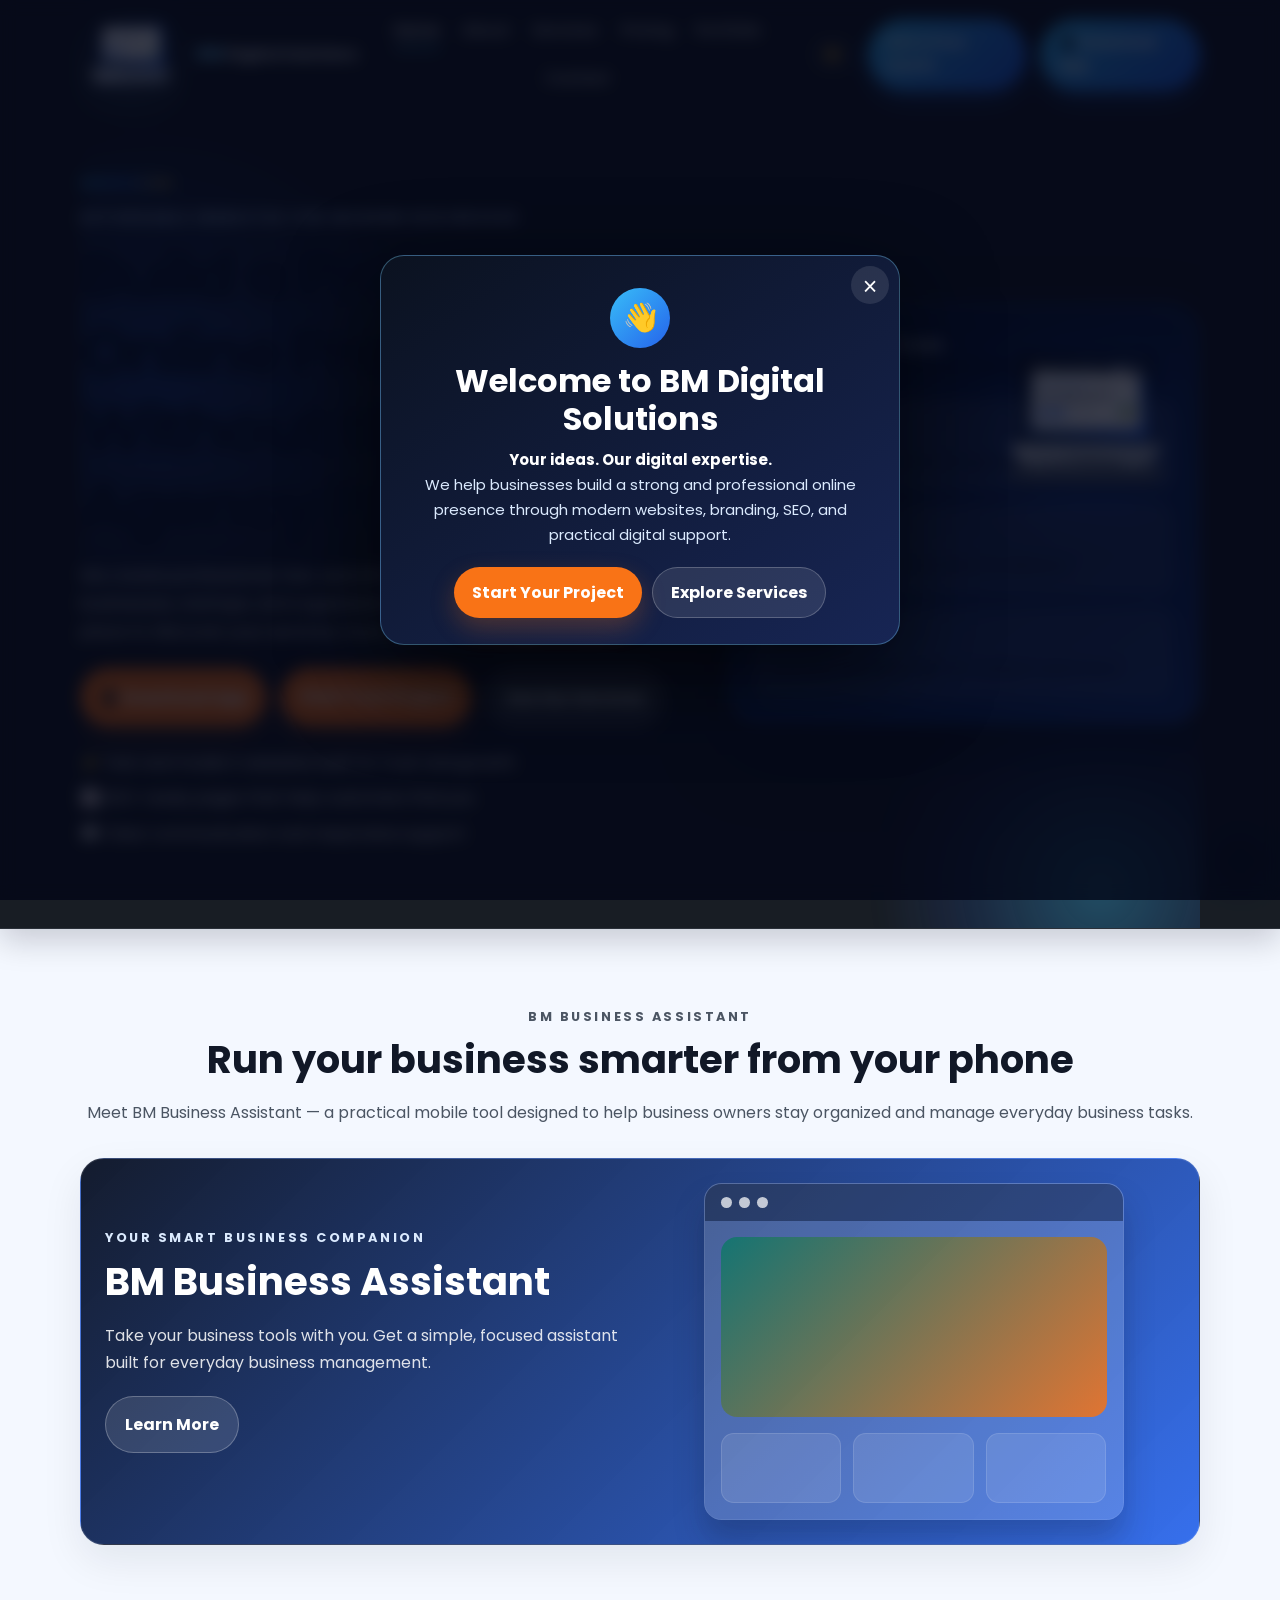
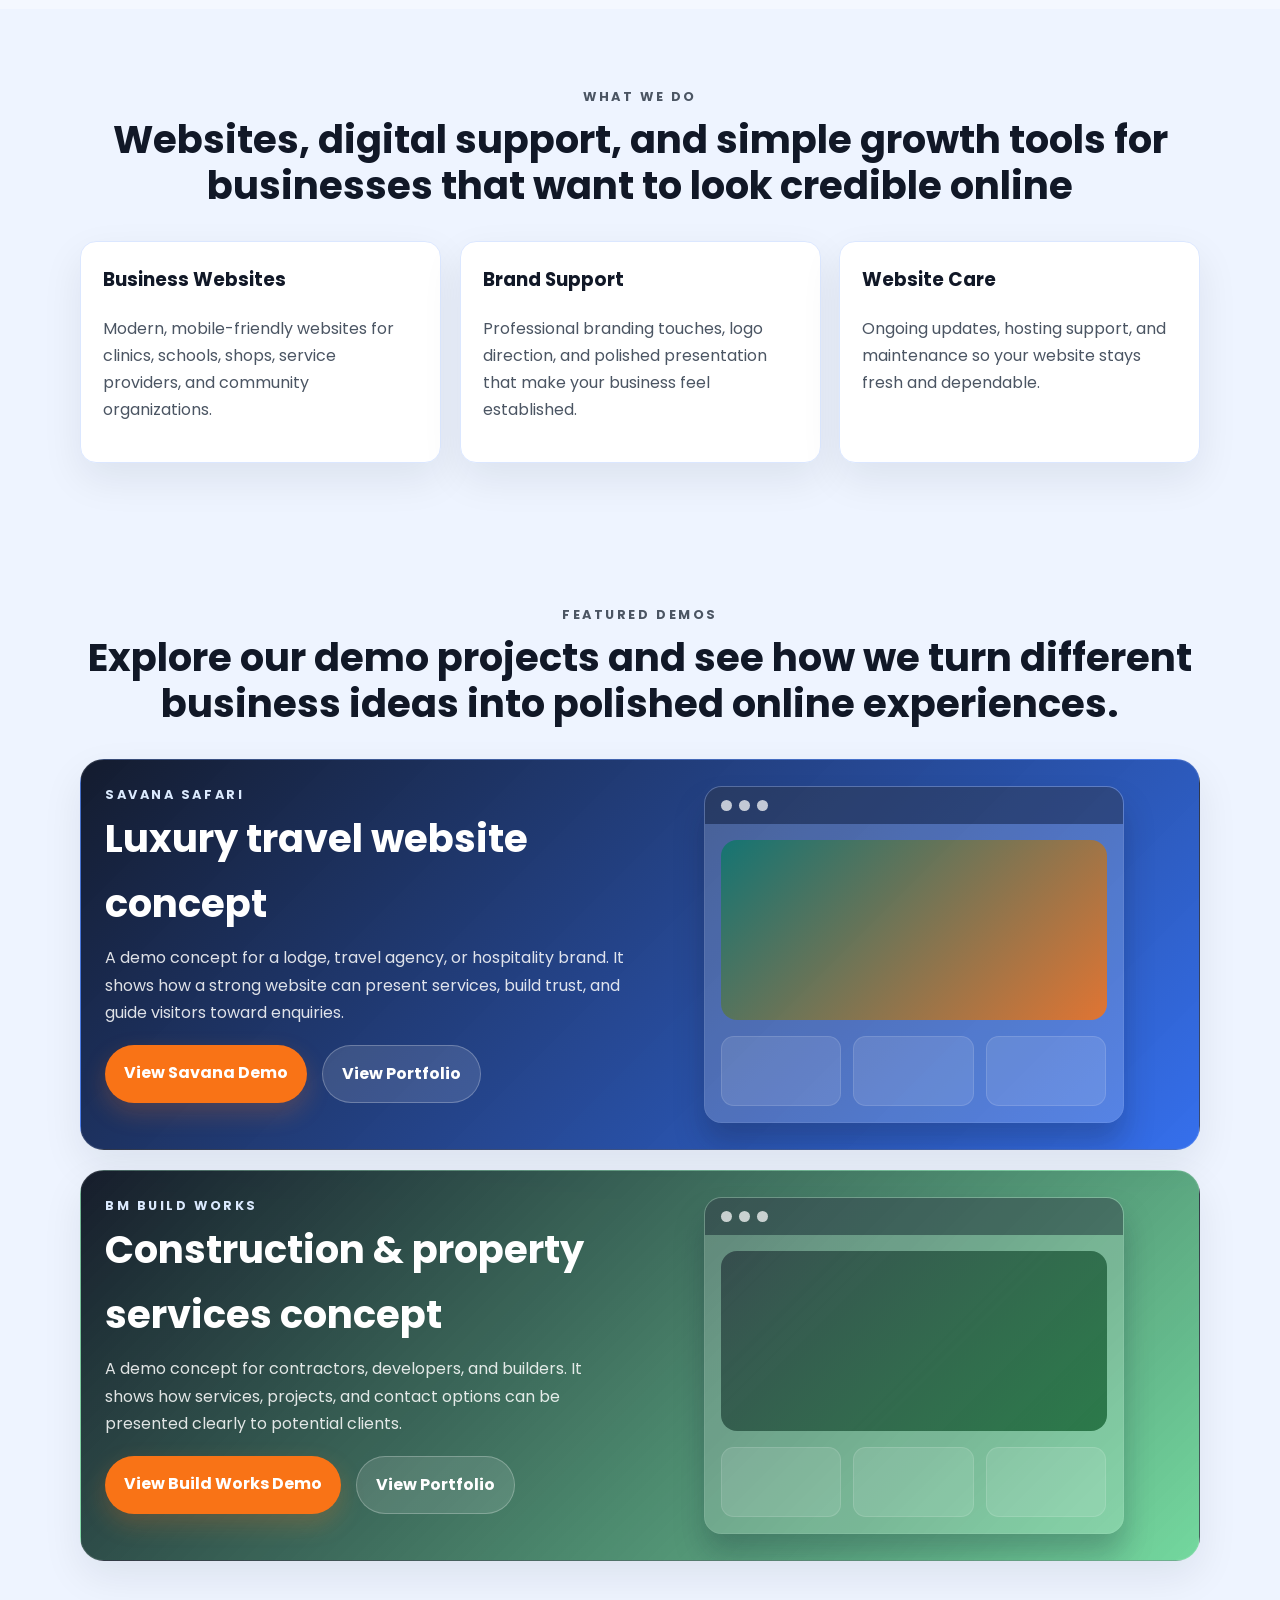
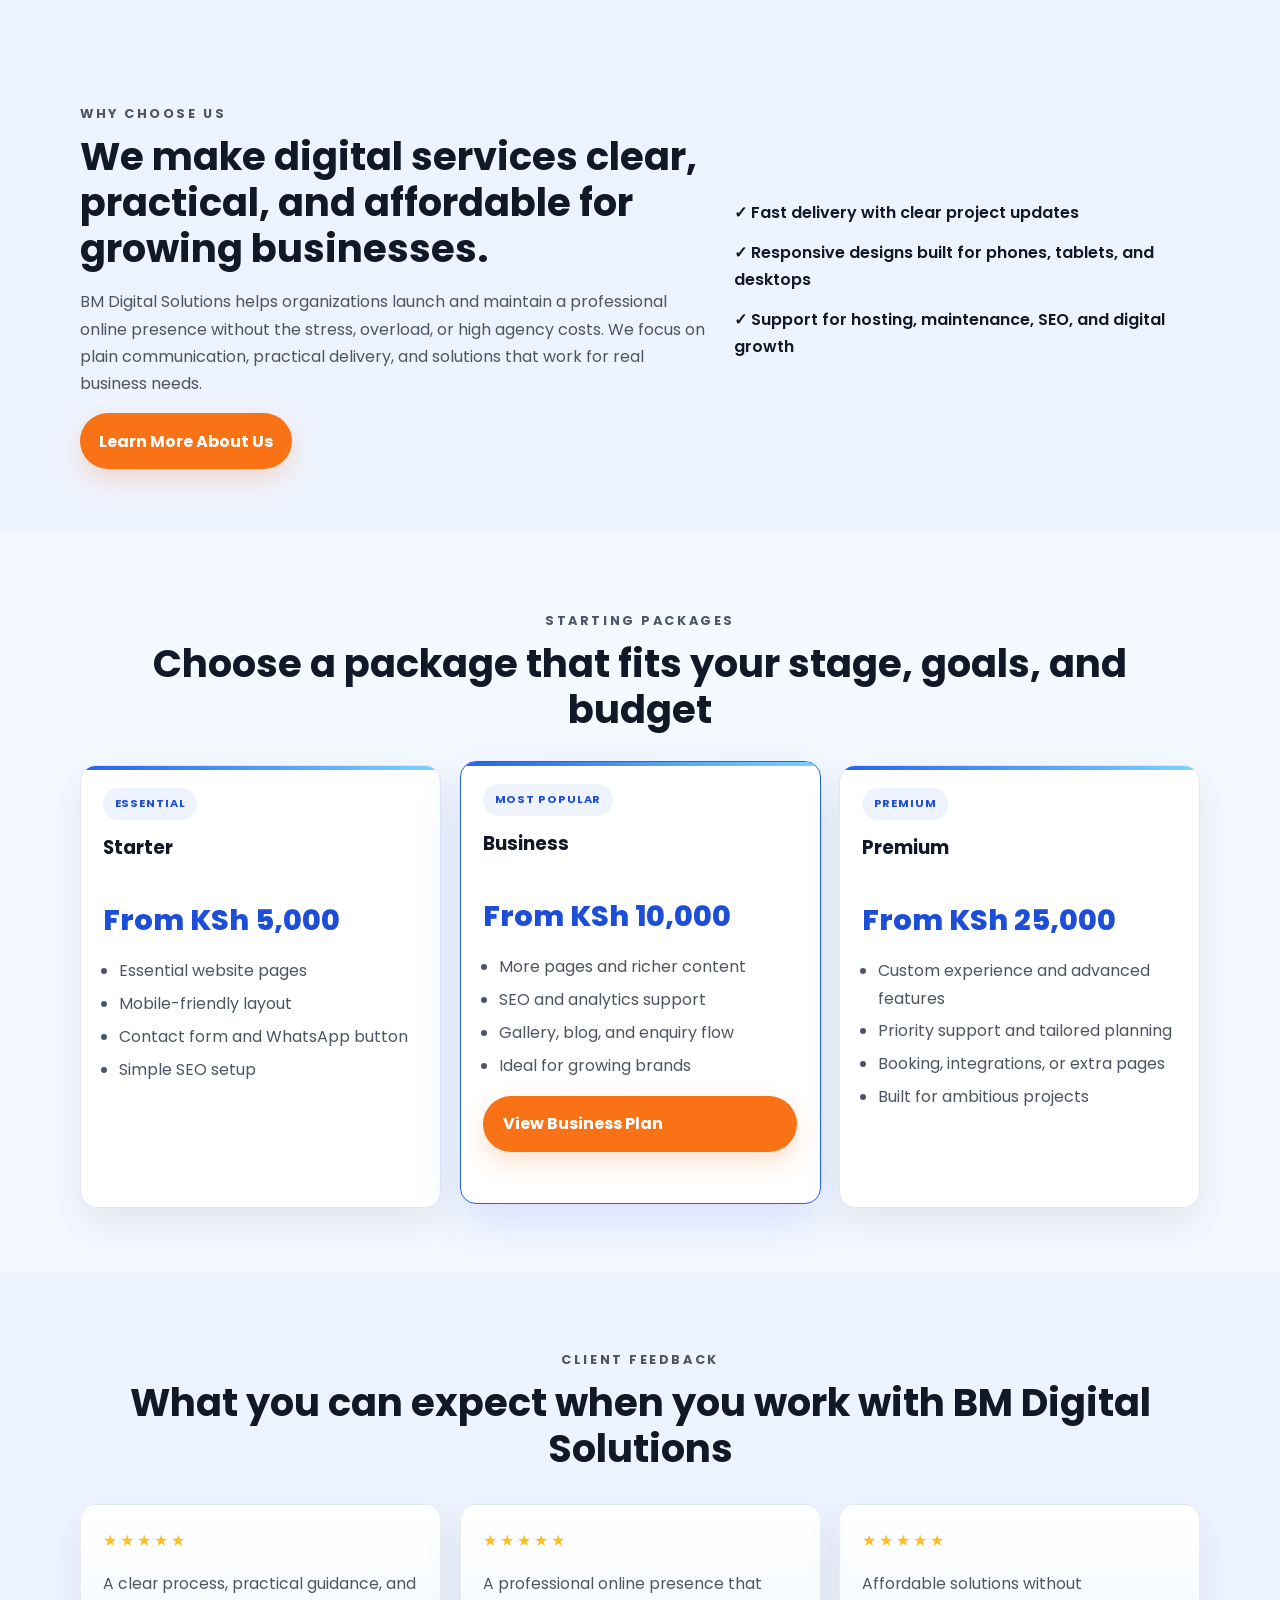
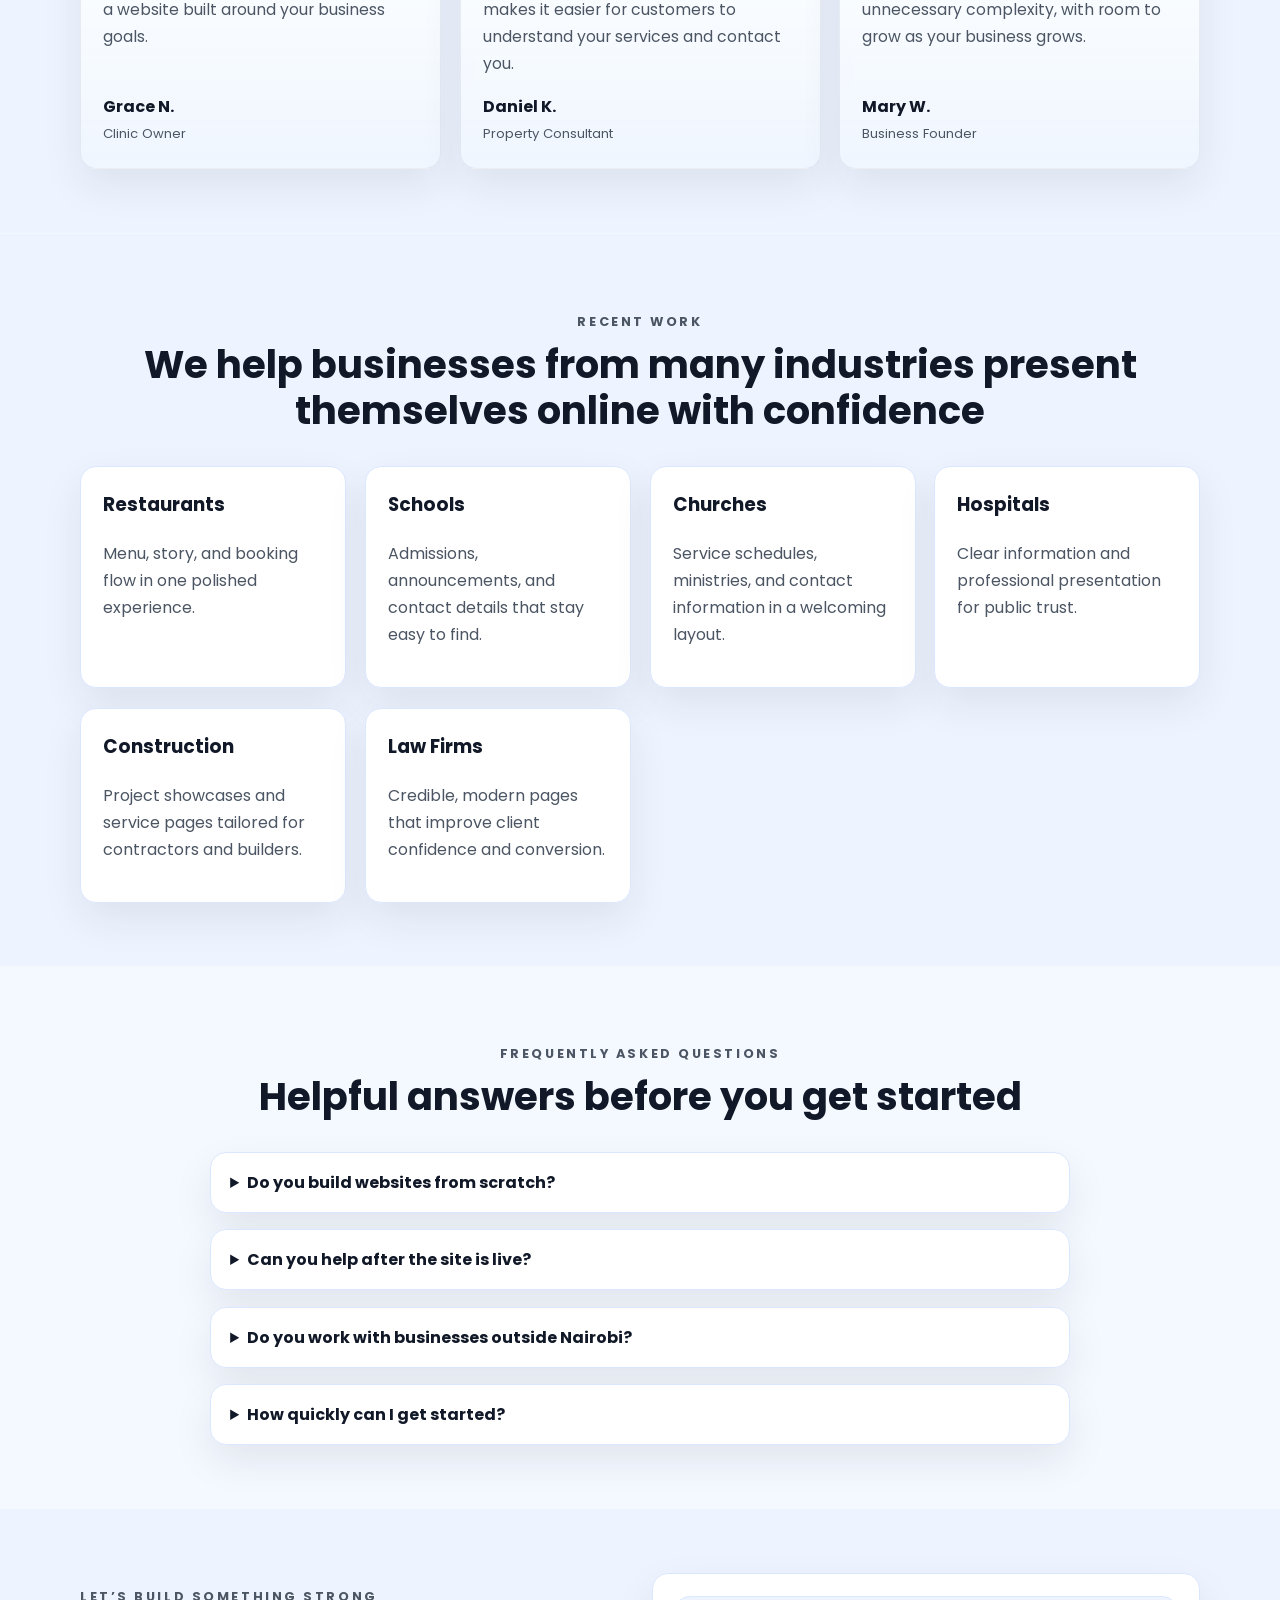
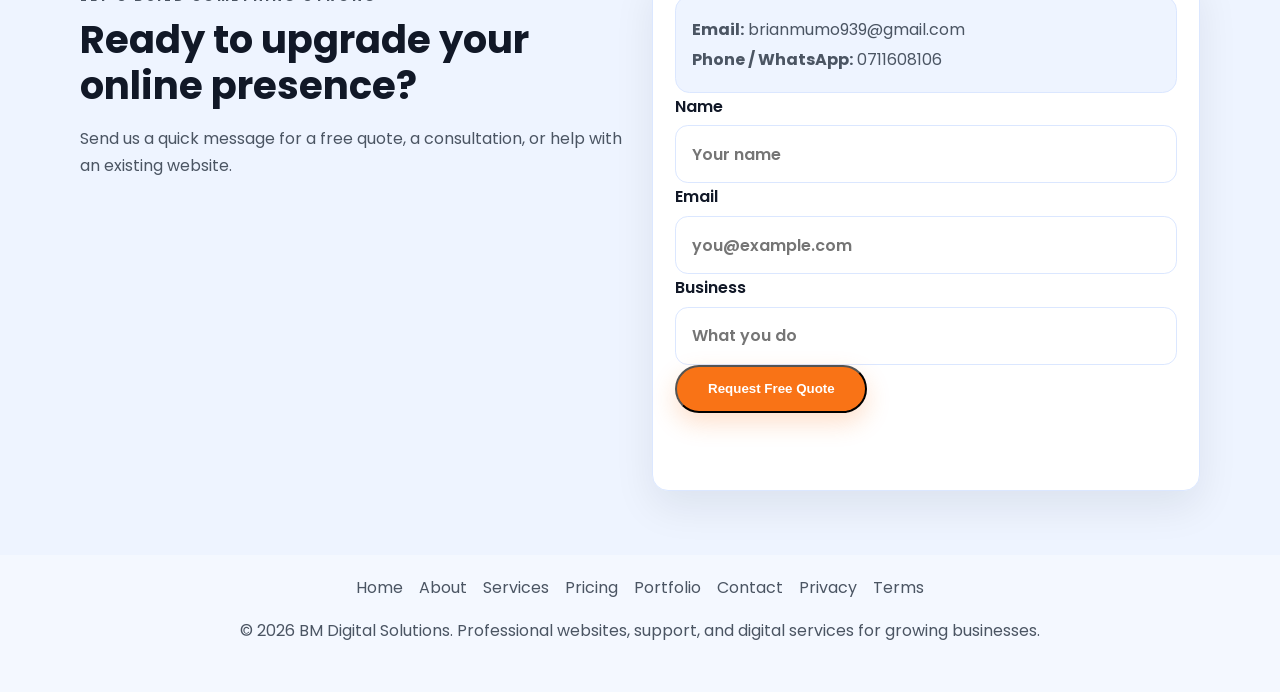
<file: index.html>
<!DOCTYPE html>
<html lang="en">
  <head>
    <meta charset="UTF-8" />
    <meta name="viewport" content="width=device-width, initial-scale=1.0" />
    <meta name="description" content="BM Digital Solutions creates affordable, professional websites and digital support services for businesses in Kenya and beyond." />
    <meta name="keywords" content="website design, website development, SEO, business websites, digital solutions, Kenya" />
    <meta property="og:title" content="BM Digital Solutions | Affordable Websites & Digital Solutions" />
    <meta property="og:description" content="Professional websites, branding, SEO, hosting, and digital support for growing businesses." />
    <meta property="og:type" content="website" />
    <title>BM Digital Solutions | Affordable Websites & Digital Solutions</title>
    <link rel="preconnect" href="https://fonts.googleapis.com" />
    <link rel="preconnect" href="https://fonts.gstatic.com" crossorigin />
    <link href="https://fonts.googleapis.com/css2?family=Poppins:wght@400;500;600;700;800&display=swap" rel="stylesheet" />
    <link rel="stylesheet" href="styles.css" />
    <!-- Google tag (gtag.js) -->
    <script async src="https://www.googletagmanager.com/gtag/js?id=G-LF1W4YRLGX"></script>
    <script>
      window.dataLayer = window.dataLayer || [];
      function gtag(){dataLayer.push(arguments);}
      gtag('js', new Date());
      gtag('config', 'G-LF1W4YRLGX');
    </script>
    <link rel="icon" href="images/favicon.svg" type="image/svg+xml" />
    <link rel="icon" href="images/favicon-32.png" sizes="32x32" />
    <meta property="og:image" content="https://femoh-cpu.github.io/BM-Digital-solutions/images/social-preview.svg" />
    <link rel="image_src" href="images/social-preview.svg" />
    <link rel="canonical" href="https://femoh-cpu.github.io/BM-Digital-solutions/" />
    <meta name="author" content="BM Digital Solutions" />
    <meta property="og:title" content="BM Digital Solutions | Affordable Websites & Digital Solutions" />
    <meta property="og:description" content="Affordable professional websites, SEO, hosting and digital support for small businesses." />
    <meta property="og:type" content="website" />
    <meta property="og:url" content="https://femoh-cpu.github.io/BM-Digital-solutions/" />
    <meta property="og:image" content="https://femoh-cpu.github.io/BM-Digital-solutions/images/social-preview.svg" />
    <meta name="twitter:card" content="summary_large_image" />
    <meta name="twitter:title" content="BM Digital Solutions | Affordable Websites & Digital Solutions" />
    <meta name="twitter:description" content="Affordable professional websites, SEO, hosting and digital support for small businesses." />
    <meta name="theme-color" content="#2563EB" />
    <script type="application/ld+json">
      {
        "@context": "https://schema.org",
        "@type": "Organization",
        "name": "BM Digital Solutions",
        "url": "https://femoh-cpu.github.io/BM-Digital-solutions/",
        "logo": "https://femoh-cpu.github.io/BM-Digital-solutions/images/logo.svg",
        "contactPoint": [{
          "@type": "ContactPoint",
          "telephone": "+254711608106",
          "contactType": "customer service"
        }]
      }
    </script>
  </head>
  <body>
    <div class="loading-screen" aria-hidden="true">
      <div class="spinner"></div>
    </div>

    <header class="site-header">
      <div class="container nav-bar">
        <a class="brand" href="index.html" aria-label="BM Digital Solutions home">
          <img class="brand-logo" src="images/logo.svg" alt="BM Digital Solutions laptop logo" />
          <span class="brand-text">BM Digital Solutions</span>
        </a>
        <nav class="nav-links" aria-label="Primary navigation">
          <a href="index.html">Home</a>
          <a href="about.html">About</a>
          <a href="services.html">Services</a>
          <a href="pricing.html">Pricing</a>
          <a href="portfolio.html">Portfolio</a>
          <a href="contact.html">Contact</a>
        </nav>
        <button class="theme-toggle" type="button" aria-label="Toggle dark mode">☀️</button>
      </div>

      <div class="container hero" id="top">
        <div class="hero-copy">
          <p class="eyebrow">Affordable websites for modern businesses</p>
          <h1>Build a Professional Online Presence Without the Agency Price Tag</h1>
          <p class="hero-text">
            We create professional, fast, and affordable websites for small businesses, startups, and organizations. Give your customers a clear place to discover your services, trust your brand, and get in touch.
          </p>
          <div class="hero-actions">
            <a class="btn btn-primary" href="contact.html">Start Your Project</a>
            <a class="btn btn-secondary" href="services.html">See Our Services</a>
          </div>
          <ul class="hero-list">
            <li>⚡ Fast and modern websites built for trust and growth</li>
            <li>📈 SEO-ready pages that help customers find you</li>
            <li>💬 Clear communication and responsive support</li>
          </ul>
        </div>

        <div class="hero-card" aria-label="Business growth highlights">
          <h2>Why business owners choose us</h2>
          <div class="stat-grid">
            <div>
              <strong>Affordable</strong>
              <span>Professional solutions for growing businesses</span>
            </div>
            <div>
              <strong>Clear</strong>
              <span>Communication from start to delivery</span>
            </div>
            <div>
              <strong>Mobile</strong>
              <span>Friendly websites built for today&#39;s customers</span>
            </div>
          </div>
        </div>
      </div>
    </header>

    <main>
      <section class="section">
        <div class="container">
          <div class="section-heading">
            <p class="eyebrow">BM Business Assistant</p>
            <h2>Run your business smarter from your phone</h2>
            <p>Meet BM Business Assistant — a practical mobile tool designed to help business owners stay organized and manage everyday business tasks.</p>
          </div>
          <div class="showcase-banner">
            <div class="showcase-copy">
              <p class="eyebrow">Your smart business companion</p>
              <h3>BM Business Assistant</h3>
              <p>Take your business tools with you. Get a simple, focused assistant built for everyday business management.</p>
              <div class="hero-actions">
                <a class="btn btn-secondary" href="services.html">Learn More</a>
              </div>
            </div>
            <div class="showcase-preview" aria-hidden="true">
              <div class="mini-browser-panel">
                <div class="mini-browser-toolbar"><span></span><span></span><span></span></div>
                <div class="mini-browser-body">
                  <div class="mini-banner"></div>
                  <div class="mini-cards">
                    <span></span>
                    <span></span>
                    <span></span>
                  </div>
                </div>
              </div>
            </div>
          </div>
        </div>
      </section>

      <section class="section section-alt">
        <div class="container">
          <div class="section-heading">
            <p class="eyebrow">What we do</p>
            <h2>Websites, digital support, and simple growth tools for businesses that want to look credible online</h2>
          </div>
          <div class="card-grid">
            <article class="info-card">
              <h3>Business Websites</h3>
              <p>Modern, mobile-friendly websites for clinics, schools, shops, service providers, and community organizations.</p>
            </article>
            <article class="info-card">
              <h3>Brand Support</h3>
              <p>Professional branding touches, logo direction, and polished presentation that make your business feel established.</p>
            </article>
            <article class="info-card">
              <h3>Website Care</h3>
              <p>Ongoing updates, hosting support, and maintenance so your website stays fresh and dependable.</p>
            </article>
          </div>
        </div>
      </section>

      <section class="section section-alt">
        <div class="container">
          <div class="section-heading">
            <p class="eyebrow">Featured demos</p>
            <h2>Explore our demo projects and see how we turn different business ideas into polished online experiences.</h2>
          </div>
          <div class="showcase-banner">
            <div class="showcase-copy">
              <p class="eyebrow">Savana Safari</p>
              <h3>Luxury travel website concept</h3>
              <p>A demo concept for a lodge, travel agency, or hospitality brand. It shows how a strong website can present services, build trust, and guide visitors toward enquiries.</p>
              <div class="hero-actions">
                <a class="btn btn-primary" href="savana-demo.html">View Savana Demo</a>
                <a class="btn btn-secondary" href="portfolio.html">View Portfolio</a>
              </div>
            </div>
            <div class="showcase-preview" aria-hidden="true">
              <div class="mini-browser-panel">
                <div class="mini-browser-toolbar"><span></span><span></span><span></span></div>
                <div class="mini-browser-body">
                  <div class="mini-banner"></div>
                  <div class="mini-cards">
                    <span></span>
                    <span></span>
                    <span></span>
                  </div>
                </div>
              </div>
            </div>
          </div>

          <div class="showcase-banner showcase-banner-alt">
            <div class="showcase-copy">
              <p class="eyebrow">BM Build Works</p>
              <h3>Construction & property services concept</h3>
              <p>A demo concept for contractors, developers, and builders. It shows how services, projects, and contact options can be presented clearly to potential clients.</p>
              <div class="hero-actions">
                <a class="btn btn-primary" href="bm-build-works-demo.html">View Build Works Demo</a>
                <a class="btn btn-secondary" href="portfolio.html">View Portfolio</a>
              </div>
            </div>
            <div class="showcase-preview" aria-hidden="true">
              <div class="mini-browser-panel">
                <div class="mini-browser-toolbar"><span></span><span></span><span></span></div>
                <div class="mini-browser-body">
                  <div class="mini-banner mini-banner-buildworks"></div>
                  <div class="mini-cards">
                    <span></span>
                    <span></span>
                    <span></span>
                  </div>
                </div>
              </div>
            </div>
          </div>
        </div>
      </section>

      <section class="section section-alt">
        <div class="container split-section">
          <div>
            <p class="eyebrow">Why choose us</p>
            <h2>We make digital services clear, practical, and affordable for growing businesses.</h2>
            <p>
              BM Digital Solutions helps organizations launch and maintain a professional online presence without the stress, overload, or high agency costs. We focus on plain communication, practical delivery, and solutions that work for real business needs.
            </p>
            <a class="btn btn-primary" href="about.html">Learn More About Us</a>
          </div>
          <div class="check-list">
            <div>✓ Fast delivery with clear project updates</div>
            <div>✓ Responsive designs built for phones, tablets, and desktops</div>
            <div>✓ Support for hosting, maintenance, SEO, and digital growth</div>
          </div>
        </div>
      </section>

      <section class="section">
        <div class="container">
          <div class="section-heading">
            <p class="eyebrow">Starting packages</p>
            <h2>Choose a package that fits your stage, goals, and budget</h2>
          </div>

          <div class="pricing-grid">
            <article class="pricing-card">
              <span class="package-tag">Essential</span>
              <h3>Starter</h3>
              <p class="price">From KSh 5,000</p>
              <ul>
                <li>Essential website pages</li>
                <li>Mobile-friendly layout</li>
                <li>Contact form and WhatsApp button</li>
                <li>Simple SEO setup</li>
              </ul>
              <a class="btn btn-secondary" href="pricing.html">View Starter Plan</a>
            </article>

            <article class="pricing-card featured">
              <span class="package-tag">Most popular</span>
              <h3>Business</h3>
              <p class="price">From KSh 10,000</p>
              <ul>
                <li>More pages and richer content</li>
                <li>SEO and analytics support</li>
                <li>Gallery, blog, and enquiry flow</li>
                <li>Ideal for growing brands</li>
              </ul>
              <a class="btn btn-primary" href="pricing.html">View Business Plan</a>
            </article>

            <article class="pricing-card">
              <span class="package-tag">Premium</span>
              <h3>Premium</h3>
              <p class="price">From KSh 25,000</p>
              <ul>
                <li>Custom experience and advanced features</li>
                <li>Priority support and tailored planning</li>
                <li>Booking, integrations, or extra pages</li>
                <li>Built for ambitious projects</li>
              </ul>
              <a class="btn btn-secondary" href="pricing.html">View Premium Plan</a>
            </article>
          </div>
        </div>
      </section>

      <section class="section section-alt">
        <div class="container">
          <div class="section-heading">
            <p class="eyebrow">Client feedback</p>
            <h2>What you can expect when you work with BM Digital Solutions</h2>
          </div>

          <div class="testimonial-grid">
            <article class="testimonial-card">
              <div class="testimonial-stars" aria-label="5 stars">★★★★★</div>
              <p>A clear process, practical guidance, and a website built around your business goals.</p>
              <div class="client-meta">
                <strong>Grace N.</strong>
                <span>Clinic Owner</span>
              </div>
            </article>

            <article class="testimonial-card">
              <div class="testimonial-stars" aria-label="5 stars">★★★★★</div>
              <p>A professional online presence that makes it easier for customers to understand your services and contact you.</p>
              <div class="client-meta">
                <strong>Daniel K.</strong>
                <span>Property Consultant</span>
              </div>
            </article>

            <article class="testimonial-card">
              <div class="testimonial-stars" aria-label="5 stars">★★★★★</div>
              <p>Affordable solutions without unnecessary complexity, with room to grow as your business grows.</p>
              <div class="client-meta">
                <strong>Mary W.</strong>
                <span>Business Founder</span>
              </div>
            </article>
          </div>
        </div>
      </section>

      <section class="section section-alt">
        <div class="container">
          <div class="section-heading">
            <p class="eyebrow">Recent work</p>
            <h2>We help businesses from many industries present themselves online with confidence</h2>
          </div>
          <div class="card-grid">
            <article class="info-card"><h3>Restaurants</h3><p>Menu, story, and booking flow in one polished experience.</p></article>
            <article class="info-card"><h3>Schools</h3><p>Admissions, announcements, and contact details that stay easy to find.</p></article>
            <article class="info-card"><h3>Churches</h3><p>Service schedules, ministries, and contact information in a welcoming layout.</p></article>
            <article class="info-card"><h3>Hospitals</h3><p>Clear information and professional presentation for public trust.</p></article>
            <article class="info-card"><h3>Construction</h3><p>Project showcases and service pages tailored for contractors and builders.</p></article>
            <article class="info-card"><h3>Law Firms</h3><p>Credible, modern pages that improve client confidence and conversion.</p></article>
          </div>
        </div>
      </section>

      <section class="section">
        <div class="container">
          <div class="section-heading">
            <p class="eyebrow">Frequently asked questions</p>
            <h2>Helpful answers before you get started</h2>
          </div>
          <div class="faq-list">
            <details class="faq-item">
              <summary>Do you build websites from scratch?</summary>
              <p>Yes. We can create a brand-new website or redesign an existing one to make it cleaner, faster, and easier to manage.</p>
            </details>
            <details class="faq-item">
              <summary>Can you help after the site is live?</summary>
              <p>Absolutely. We offer ongoing support for updates, maintenance, hosting guidance, and simple digital improvements.</p>
            </details>
            <details class="faq-item">
              <summary>Do you work with businesses outside Nairobi?</summary>
              <p>Yes. We support clients across Kenya and can work remotely for projects of many sizes.</p>
            </details>
            <details class="faq-item">
              <summary>How quickly can I get started?</summary>
              <p>We usually begin with a short consultation and then outline the best package based on your needs and timeline.</p>
            </details>
          </div>
        </div>
      </section>

      <section class="section section-alt">
        <div class="container contact-wrap">
          <div>
            <p class="eyebrow">Let’s build something strong</p>
            <h2>Ready to upgrade your online presence?</h2>
            <p>Send us a quick message for a free quote, a consultation, or help with an existing website.</p>
          </div>

          <form class="contact-form" id="lead-form" action="https://formspree.io/f/mwlepazd" method="POST" data-remote="true">
            <div class="contact-detail-box">
              <p><strong>Email:</strong> brianmumo939@gmail.com</p>
              <p><strong>Phone / WhatsApp:</strong> 0711608106</p>
            </div>
            <label>
              Name
              <input type="text" name="name" placeholder="Your name" required />
            </label>
            <label>
              Email
              <input type="email" name="email" placeholder="you@example.com" required />
            </label>
            <label>
              Business
              <input type="text" name="business" placeholder="What you do" required />
            </label>
            <button class="btn btn-primary" type="submit">Request Free Quote</button>
            <p class="form-message" id="form-message" aria-live="polite"></p>
            <noscript>
              <p>Please enable JavaScript or contact us directly at <a href="mailto:brianmumo939@gmail.com?subject=Website%20Quote%20Request&body=Hello%20BM%20Digital%20Solutions%2C%0A%0AI%20would%20like%20a%20quote%20for%20a%20website%20project.%0A%0AMy%20business%20name%3A%0AContact%20email%3A%0AContact%20phone%3A%0AProject%20details%3A">brianmumo939@gmail.com</a>.</p>
            </noscript>
          </form>
        </div>
      </section>
    </main>

    <footer class="site-footer">
      <div class="container footer-wrap">
        <div class="footer-links">
          <a href="index.html">Home</a>
          <a href="about.html">About</a>
          <a href="services.html">Services</a>
          <a href="pricing.html">Pricing</a>
          <a href="portfolio.html">Portfolio</a>
          <a href="contact.html">Contact</a>
          <a href="privacy.html">Privacy</a>
          <a href="terms.html">Terms</a>
        </div>
        <p>© <span id="year"></span> BM Digital Solutions. Professional websites, support, and digital services for growing businesses.</p>
      </div>
    </footer>

    <a class="back-to-top" href="#top" aria-label="Back to top">↑</a>
    <a class="whatsapp-float" href="https://wa.me/254711608106?text=Hi%20BM%20Digital%20Solutions%2C%20I%27d%20like%20to%20get%20a%20quote%20for%20a%20website." target="_blank" rel="noreferrer" aria-label="Chat on WhatsApp">💬</a>

    <script src="script.js"></script>
  </body>
</html>
</file>
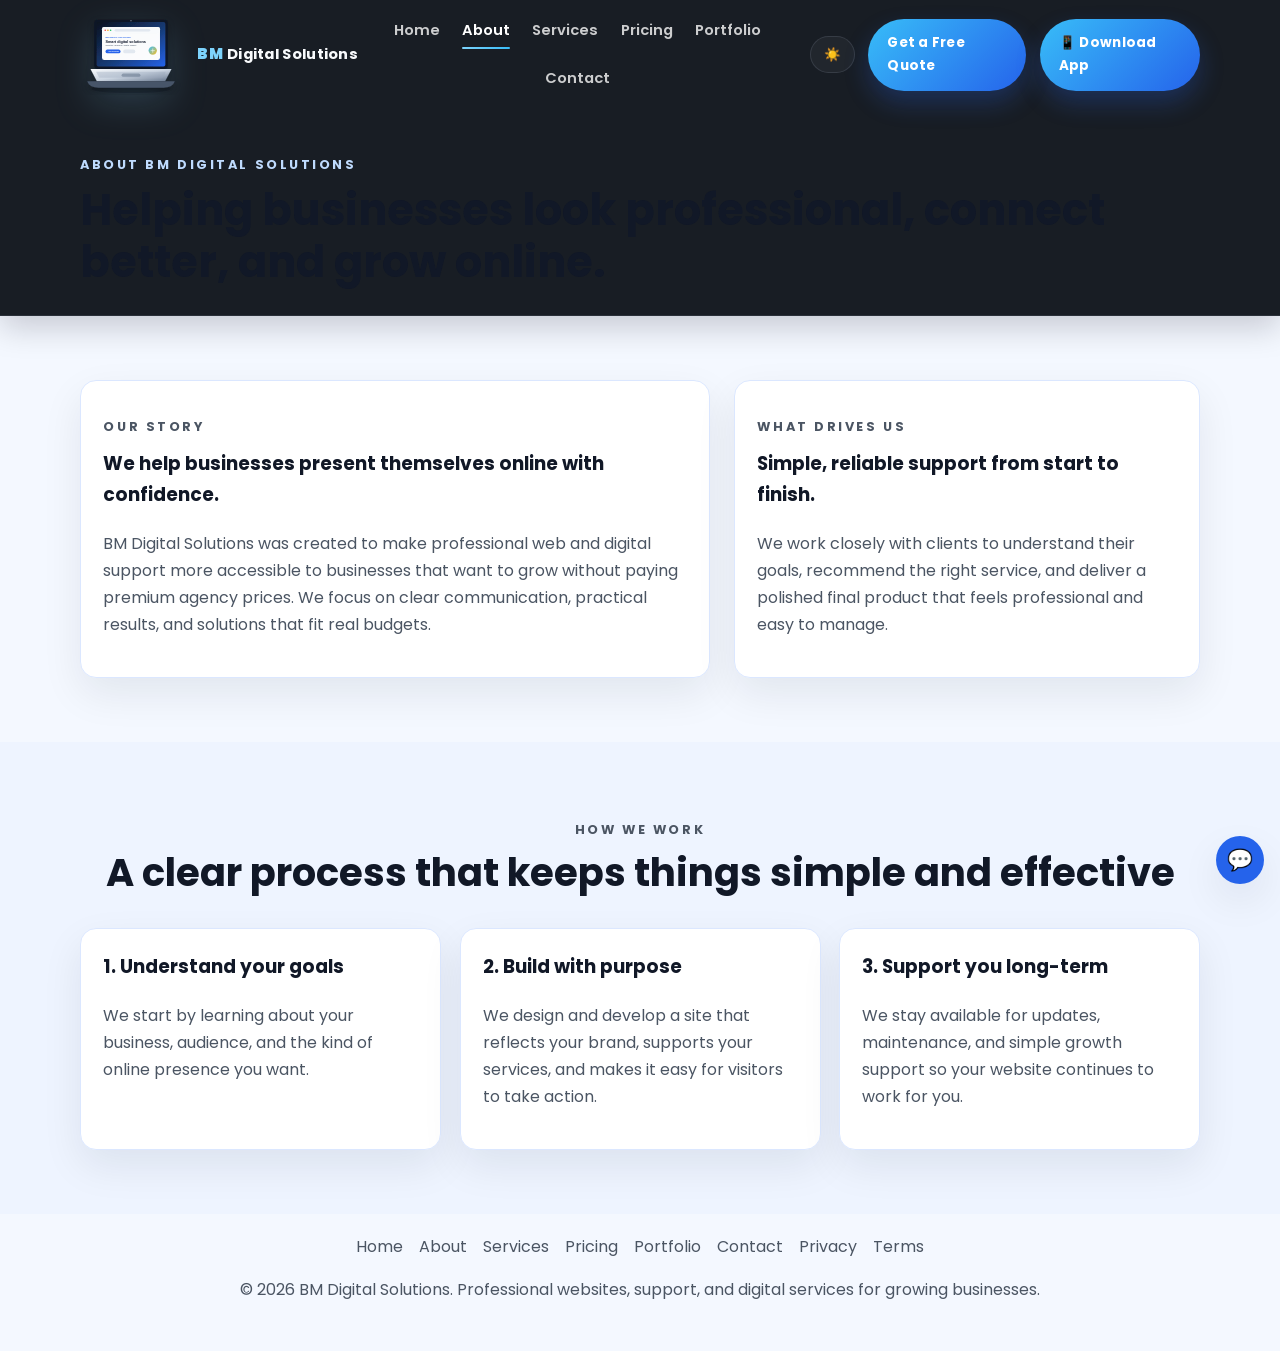
<file: about.html>
<!DOCTYPE html>
<html lang="en">
  <head>
    <meta charset="UTF-8" />
    <meta name="viewport" content="width=device-width, initial-scale=1.0" />
    <meta name="description" content="Learn about BM Digital Solutions and the values behind our affordable website and digital support services." />
    <title>About Us | BM Digital Solutions</title>
    <link rel="preconnect" href="https://fonts.googleapis.com" />
    <link rel="preconnect" href="https://fonts.gstatic.com" crossorigin />
    <link href="https://fonts.googleapis.com/css2?family=Poppins:wght@400;500;600;700;800&display=swap" rel="stylesheet" />
    <link rel="stylesheet" href="styles.css" />
    <!-- Google tag (gtag.js) -->
    <script async src="https://www.googletagmanager.com/gtag/js?id=G-LF1W4YRLGX"></script>
    <script>
      window.dataLayer = window.dataLayer || [];
      function gtag(){dataLayer.push(arguments);}
      gtag('js', new Date());
      gtag('config', 'G-LF1W4YRLGX');
    </script>
    <link rel="icon" href="images/favicon.svg" type="image/svg+xml" />
  </head>
  <body>
    <div class="loading-screen" aria-hidden="true">
      <div class="spinner"></div>
    </div>

    <header class="site-header">
      <div class="container nav-bar">
        <a class="brand" href="index.html" aria-label="BM Digital Solutions home">
          <img class="brand-logo" src="images/logo.svg" alt="BM Digital Solutions laptop logo" />
          <span class="brand-text">BM Digital Solutions</span>
        </a>
        <nav class="nav-links" aria-label="Primary navigation">
          <a href="index.html">Home</a>
          <a href="about.html">About</a>
          <a href="services.html">Services</a>
          <a href="pricing.html">Pricing</a>
          <a href="portfolio.html">Portfolio</a>
          <a href="contact.html">Contact</a>
        </nav>
        <button class="theme-toggle" type="button" aria-label="Toggle dark mode">☀️</button>
      </div>

      <div class="container page-hero">
        <p class="eyebrow">About BM Digital Solutions</p>
        <h1>Helping businesses look professional, connect better, and grow online.</h1>
      </div>
    </header>

    <main>
      <section class="section">
        <div class="container split-section">
          <div class="content-card">
            <p class="eyebrow">Our story</p>
            <h3>We help businesses present themselves online with confidence.</h3>
            <p>BM Digital Solutions was created to make professional web and digital support more accessible to businesses that want to grow without paying premium agency prices. We focus on clear communication, practical results, and solutions that fit real budgets.</p>
          </div>
          <div class="content-card">
            <p class="eyebrow">What drives us</p>
            <h3>Simple, reliable support from start to finish.</h3>
            <p>We work closely with clients to understand their goals, recommend the right service, and deliver a polished final product that feels professional and easy to manage.</p>
          </div>
        </div>
      </section>

      <section class="section section-alt">
        <div class="container">
          <div class="section-heading">
            <p class="eyebrow">How we work</p>
            <h2>A clear process that keeps things simple and effective</h2>
          </div>
          <div class="service-grid">
            <article class="info-card">
              <h3>1. Understand your goals</h3>
              <p>We start by learning about your business, audience, and the kind of online presence you want.</p>
            </article>
            <article class="info-card">
              <h3>2. Build with purpose</h3>
              <p>We design and develop a site that reflects your brand, supports your services, and makes it easy for visitors to take action.</p>
            </article>
            <article class="info-card">
              <h3>3. Support you long-term</h3>
              <p>We stay available for updates, maintenance, and simple growth support so your website continues to work for you.</p>
            </article>
          </div>
        </div>
      </section>
    </main>

    <footer class="site-footer">
      <div class="container footer-wrap">
        <div class="footer-links">
          <a href="index.html">Home</a>
          <a href="about.html">About</a>
          <a href="services.html">Services</a>
          <a href="pricing.html">Pricing</a>
          <a href="portfolio.html">Portfolio</a>
          <a href="contact.html">Contact</a>
          <a href="privacy.html">Privacy</a>
          <a href="terms.html">Terms</a>
        </div>
        <p>© <span id="year"></span> BM Digital Solutions. Professional websites, support, and digital services for growing businesses.</p>
      </div>
    </footer>

    <a class="back-to-top" href="#top" aria-label="Back to top">↑</a>
    <a class="whatsapp-float" href="https://wa.me/254711608106" target="_blank" rel="noreferrer" aria-label="Chat on WhatsApp">💬</a>

    <script src="script.js"></script>
  </body>
</html>
</file>
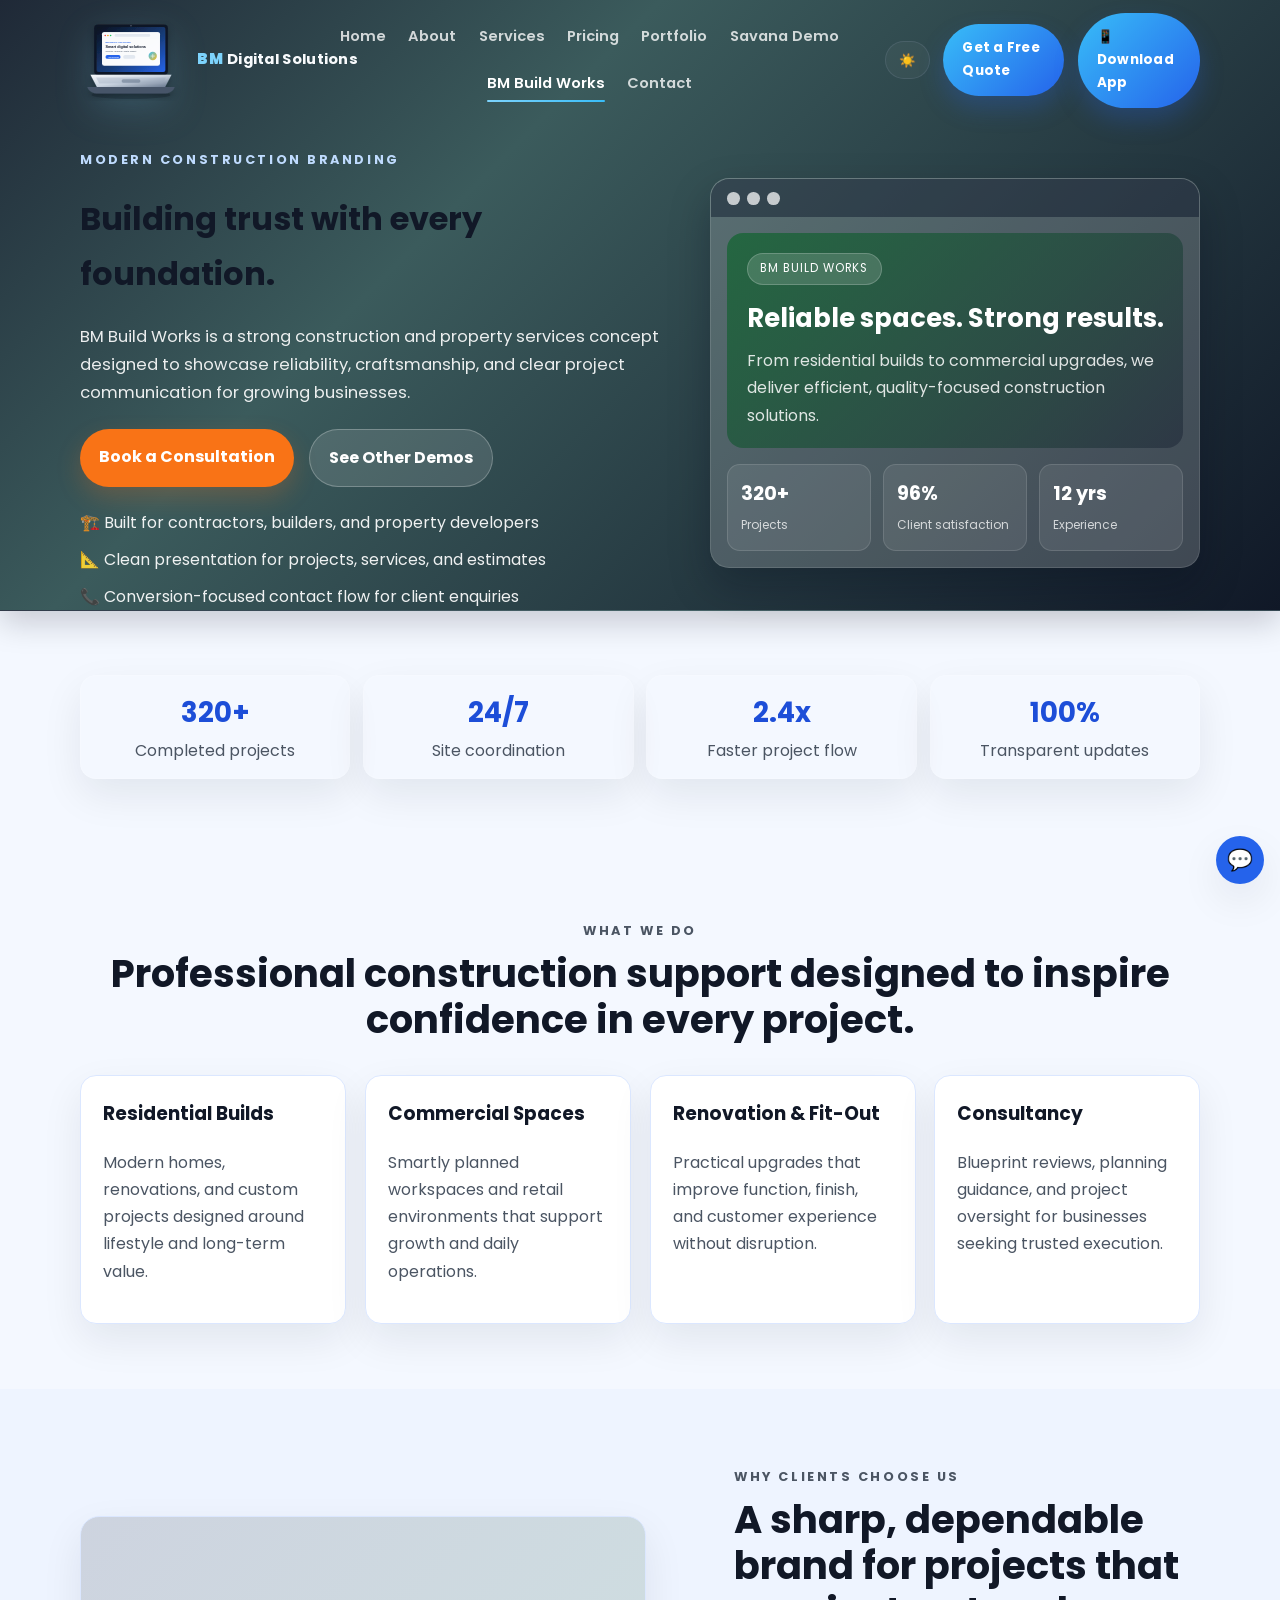
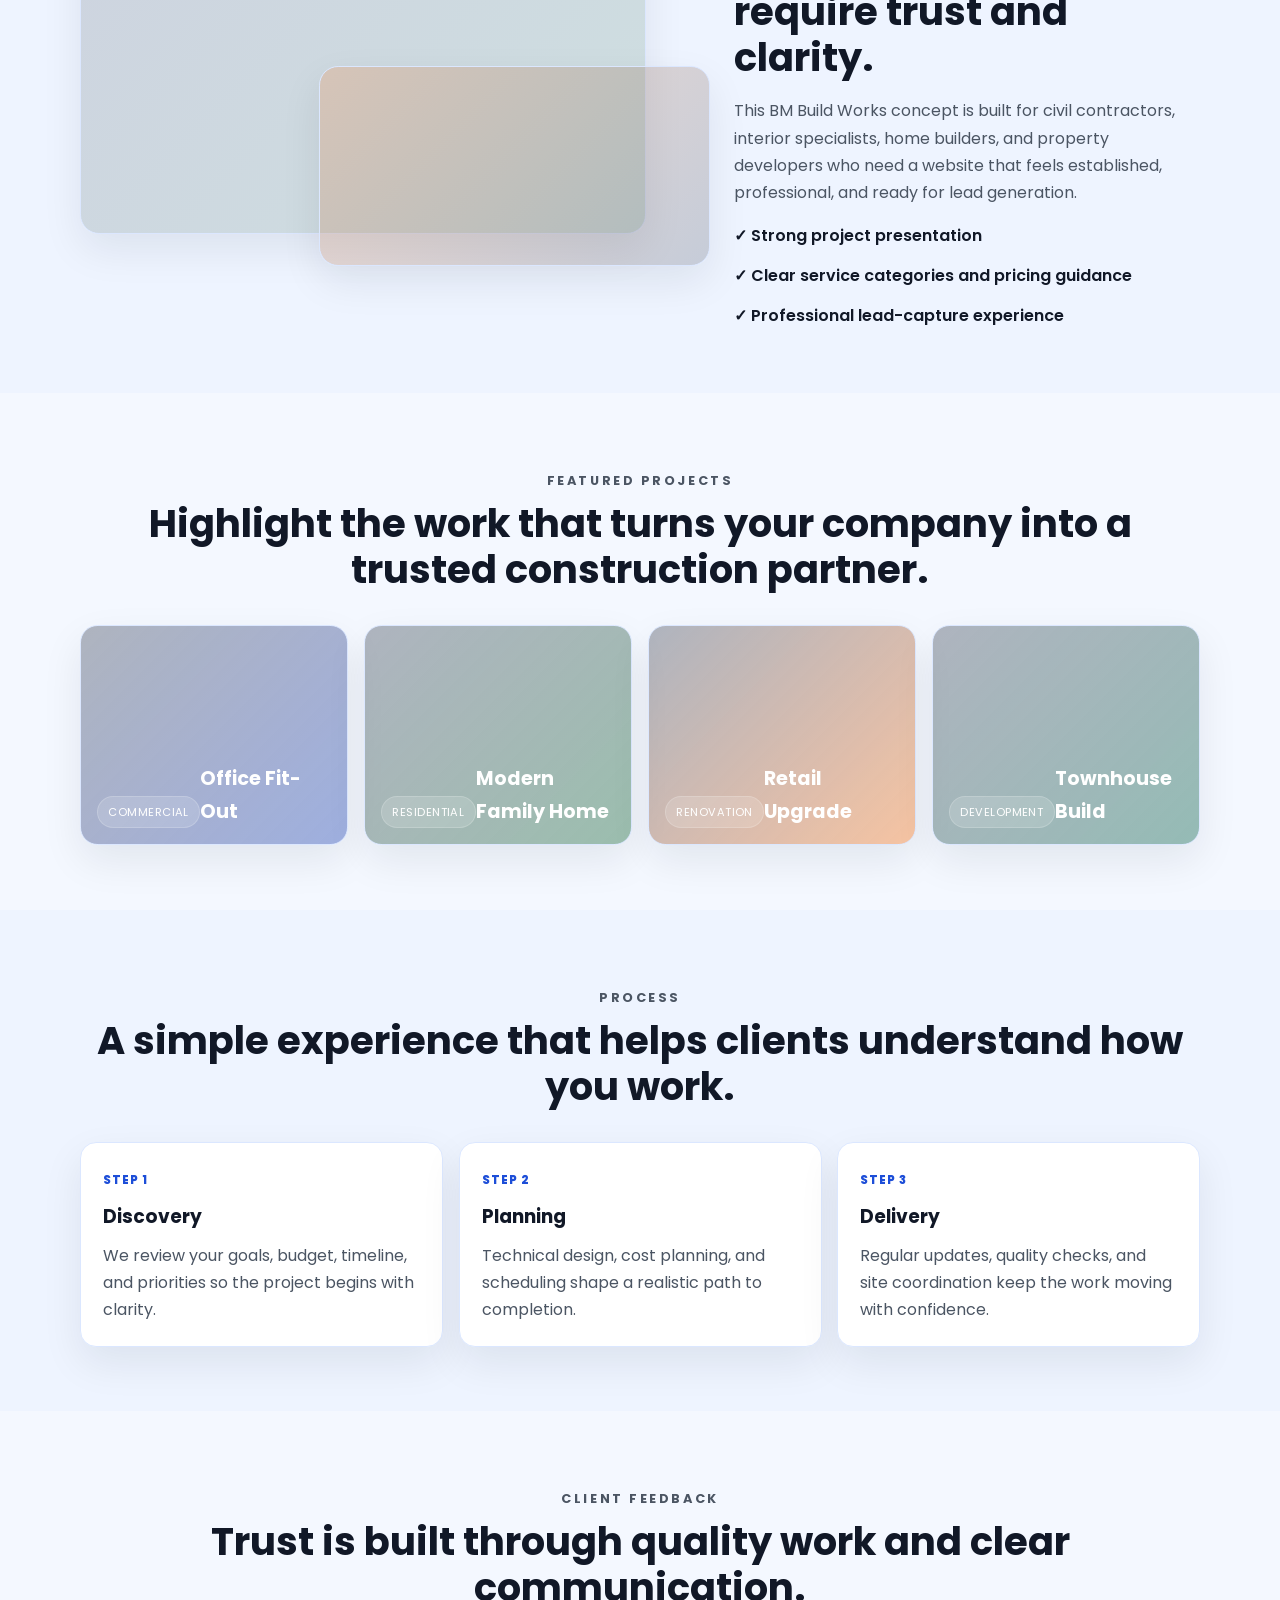
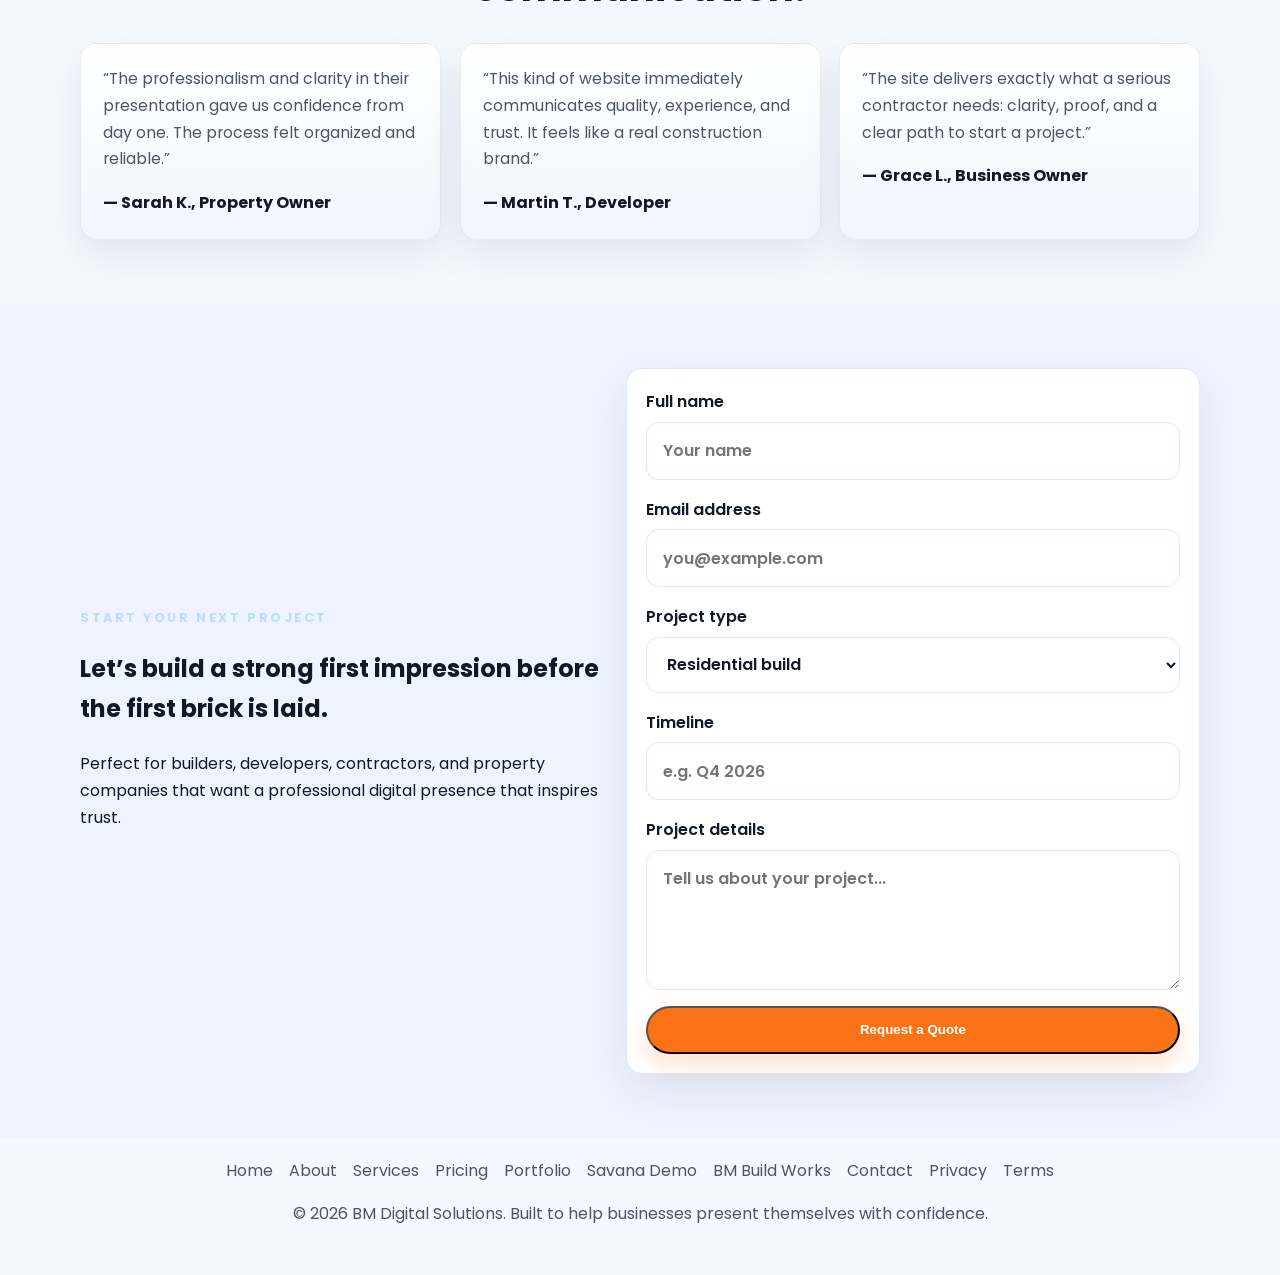
<file: bm-build-works-demo.html>
<!DOCTYPE html>
<html lang="en">
  <head>
    <meta charset="UTF-8" />
    <meta name="viewport" content="width=device-width, initial-scale=1.0" />
    <meta name="description" content="BM Build Works demo website concept showing a modern construction and property services brand." />
    <title>BM Build Works Demo | BM Digital Solutions</title>
    <link rel="preconnect" href="https://fonts.googleapis.com" />
    <link rel="preconnect" href="https://fonts.gstatic.com" crossorigin />
    <link href="https://fonts.googleapis.com/css2?family=Poppins:wght@400;500;600;700;800&display=swap" rel="stylesheet" />
    <link rel="stylesheet" href="styles.css" />
    <script async src="https://www.googletagmanager.com/gtag/js?id=G-LF1W4YRLGX"></script>
    <script>
      window.dataLayer = window.dataLayer || [];
      function gtag(){dataLayer.push(arguments);}
      gtag('js', new Date());
      gtag('config', 'G-LF1W4YRLGX');
    </script>
    <link rel="icon" href="images/favicon.svg" type="image/svg+xml" />
  </head>
  <body>
    <div class="loading-screen" aria-hidden="true">
      <div class="spinner"></div>
    </div>

    <header class="site-header buildworks-header">
      <div class="container nav-bar">
        <a class="brand" href="index.html" aria-label="BM Digital Solutions home">
          <img class="brand-logo" src="images/logo.svg" alt="BM Digital Solutions laptop logo" />
          <span class="brand-text">BM Digital Solutions</span>
        </a>
        <nav class="nav-links" aria-label="Primary navigation">
          <a href="index.html">Home</a>
          <a href="about.html">About</a>
          <a href="services.html">Services</a>
          <a href="pricing.html">Pricing</a>
          <a href="portfolio.html">Portfolio</a>
          <a href="savana-demo.html">Savana Demo</a>
          <a href="bm-build-works-demo.html">BM Build Works</a>
          <a href="contact.html">Contact</a>
        </nav>
        <button class="theme-toggle" type="button" aria-label="Toggle dark mode">☀️</button>
      </div>

      <div class="container buildworks-hero" id="top">
        <div class="buildworks-copy">
          <p class="eyebrow">Modern construction branding</p>
          <h1>Building trust with every foundation.</h1>
          <p class="hero-text">
            BM Build Works is a strong construction and property services concept designed to showcase reliability, craftsmanship, and clear project communication for growing businesses.
          </p>
          <div class="hero-actions">
            <a class="btn btn-primary" href="contact.html">Book a Consultation</a>
            <a class="btn btn-secondary" href="portfolio.html">See Other Demos</a>
          </div>
          <ul class="feature-list">
            <li>🏗️ Built for contractors, builders, and property developers</li>
            <li>📐 Clean presentation for projects, services, and estimates</li>
            <li>📞 Conversion-focused contact flow for client enquiries</li>
          </ul>
        </div>

        <div class="buildworks-window" aria-label="BM Build Works mockup">
          <div class="buildworks-window-bar">
            <span></span>
            <span></span>
            <span></span>
          </div>
          <div class="buildworks-window-body">
            <div class="buildworks-card-hero">
              <span class="buildworks-badge">BM Build Works</span>
              <h2>Reliable spaces. Strong results.</h2>
              <p>From residential builds to commercial upgrades, we deliver efficient, quality-focused construction solutions.</p>
            </div>
            <div class="buildworks-metrics">
              <div>
                <strong>320+</strong>
                <span>Projects</span>
              </div>
              <div>
                <strong>96%</strong>
                <span>Client satisfaction</span>
              </div>
              <div>
                <strong>12 yrs</strong>
                <span>Experience</span>
              </div>
            </div>
          </div>
        </div>
      </div>
    </header>

    <main>
      <section class="section stats-band">
        <div class="container stat-grid buildworks-stats">
          <div class="stat-item">
            <strong>320+</strong>
            <span>Completed projects</span>
          </div>
          <div class="stat-item">
            <strong>24/7</strong>
            <span>Site coordination</span>
          </div>
          <div class="stat-item">
            <strong>2.4x</strong>
            <span>Faster project flow</span>
          </div>
          <div class="stat-item">
            <strong>100%</strong>
            <span>Transparent updates</span>
          </div>
        </div>
      </section>

      <section class="section">
        <div class="container">
          <div class="section-heading">
            <p class="eyebrow">What we do</p>
            <h2>Professional construction support designed to inspire confidence in every project.</h2>
          </div>
          <div class="service-grid">
            <article class="content-card">
              <h3>Residential Builds</h3>
              <p>Modern homes, renovations, and custom projects designed around lifestyle and long-term value.</p>
            </article>
            <article class="content-card">
              <h3>Commercial Spaces</h3>
              <p>Smartly planned workspaces and retail environments that support growth and daily operations.</p>
            </article>
            <article class="content-card">
              <h3>Renovation & Fit-Out</h3>
              <p>Practical upgrades that improve function, finish, and customer experience without disruption.</p>
            </article>
            <article class="content-card">
              <h3>Consultancy</h3>
              <p>Blueprint reviews, planning guidance, and project oversight for businesses seeking trusted execution.</p>
            </article>
          </div>
        </div>
      </section>

      <section class="section section-alt">
        <div class="container split-section">
          <div class="buildworks-visual">
            <div class="build-panel build-panel-large"></div>
            <div class="build-panel build-panel-small"></div>
          </div>

          <div>
            <p class="eyebrow">Why clients choose us</p>
            <h2>A sharp, dependable brand for projects that require trust and clarity.</h2>
            <p>
              This BM Build Works concept is built for civil contractors, interior specialists, home builders, and property developers who need a website that feels established, professional, and ready for lead generation.
            </p>
            <div class="check-list">
              <div>✓ Strong project presentation</div>
              <div>✓ Clear service categories and pricing guidance</div>
              <div>✓ Professional lead-capture experience</div>
            </div>
          </div>
        </div>
      </section>

      <section class="section">
        <div class="container">
          <div class="section-heading">
            <p class="eyebrow">Featured projects</p>
            <h2>Highlight the work that turns your company into a trusted construction partner.</h2>
          </div>
          <div class="project-grid">
            <article class="project-card project-one">
              <div class="project-tag">Commercial</div>
              <h3>Office Fit-Out</h3>
            </article>
            <article class="project-card project-two">
              <div class="project-tag">Residential</div>
              <h3>Modern Family Home</h3>
            </article>
            <article class="project-card project-three">
              <div class="project-tag">Renovation</div>
              <h3>Retail Upgrade</h3>
            </article>
            <article class="project-card project-four">
              <div class="project-tag">Development</div>
              <h3>Townhouse Build</h3>
            </article>
          </div>
        </div>
      </section>

      <section class="section section-alt">
        <div class="container">
          <div class="section-heading">
            <p class="eyebrow">Process</p>
            <h2>A simple experience that helps clients understand how you work.</h2>
          </div>
          <div class="timeline">
            <div class="timeline-item">
              <span class="timeline-day">Step 1</span>
              <h3>Discovery</h3>
              <p>We review your goals, budget, timeline, and priorities so the project begins with clarity.</p>
            </div>
            <div class="timeline-item">
              <span class="timeline-day">Step 2</span>
              <h3>Planning</h3>
              <p>Technical design, cost planning, and scheduling shape a realistic path to completion.</p>
            </div>
            <div class="timeline-item">
              <span class="timeline-day">Step 3</span>
              <h3>Delivery</h3>
              <p>Regular updates, quality checks, and site coordination keep the work moving with confidence.</p>
            </div>
          </div>
        </div>
      </section>

      <section class="section">
        <div class="container">
          <div class="section-heading">
            <p class="eyebrow">Client feedback</p>
            <h2>Trust is built through quality work and clear communication.</h2>
          </div>
          <div class="testimonial-grid">
            <article class="testimonial-card">
              <p>“The professionalism and clarity in their presentation gave us confidence from day one. The process felt organized and reliable.”</p>
              <strong>— Sarah K., Property Owner</strong>
            </article>
            <article class="testimonial-card">
              <p>“This kind of website immediately communicates quality, experience, and trust. It feels like a real construction brand.”</p>
              <strong>— Martin T., Developer</strong>
            </article>
            <article class="testimonial-card">
              <p>“The site delivers exactly what a serious contractor needs: clarity, proof, and a clear path to start a project.”</p>
              <strong>— Grace L., Business Owner</strong>
            </article>
          </div>
        </div>
      </section>

      <section class="section section-alt">
        <div class="container booking-wrap">
          <div>
            <p class="eyebrow">Start your next project</p>
            <h2>Let’s build a strong first impression before the first brick is laid.</h2>
            <p>Perfect for builders, developers, contractors, and property companies that want a professional digital presence that inspires trust.</p>
          </div>
          <form class="booking-form">
            <label>
              Full name
              <input type="text" placeholder="Your name" />
            </label>
            <label>
              Email address
              <input type="email" placeholder="you@example.com" />
            </label>
            <label>
              Project type
              <select>
                <option>Residential build</option>
                <option>Commercial project</option>
                <option>Renovation</option>
                <option>Consultancy</option>
              </select>
            </label>
            <label>
              Timeline
              <input type="text" placeholder="e.g. Q4 2026" />
            </label>
            <label>
              Project details
              <textarea placeholder="Tell us about your project..."></textarea>
            </label>
            <button class="btn btn-primary" type="submit">Request a Quote</button>
          </form>
        </div>
      </section>
    </main>

    <footer class="site-footer">
      <div class="container footer-wrap">
        <div class="footer-links">
          <a href="index.html">Home</a>
          <a href="about.html">About</a>
          <a href="services.html">Services</a>
          <a href="pricing.html">Pricing</a>
          <a href="portfolio.html">Portfolio</a>
          <a href="savana-demo.html">Savana Demo</a>
          <a href="bm-build-works-demo.html">BM Build Works</a>
          <a href="contact.html">Contact</a>
          <a href="privacy.html">Privacy</a>
          <a href="terms.html">Terms</a>
        </div>
        <p>© <span id="year"></span> BM Digital Solutions. Built to help businesses present themselves with confidence.</p>
      </div>
    </footer>

    <a class="back-to-top" href="#top" aria-label="Back to top">↑</a>
    <a class="whatsapp-float" href="https://wa.me/254711608106" target="_blank" rel="noreferrer" aria-label="Chat on WhatsApp">💬</a>

    <script src="script.js"></script>
  </body>
</html>
</file>
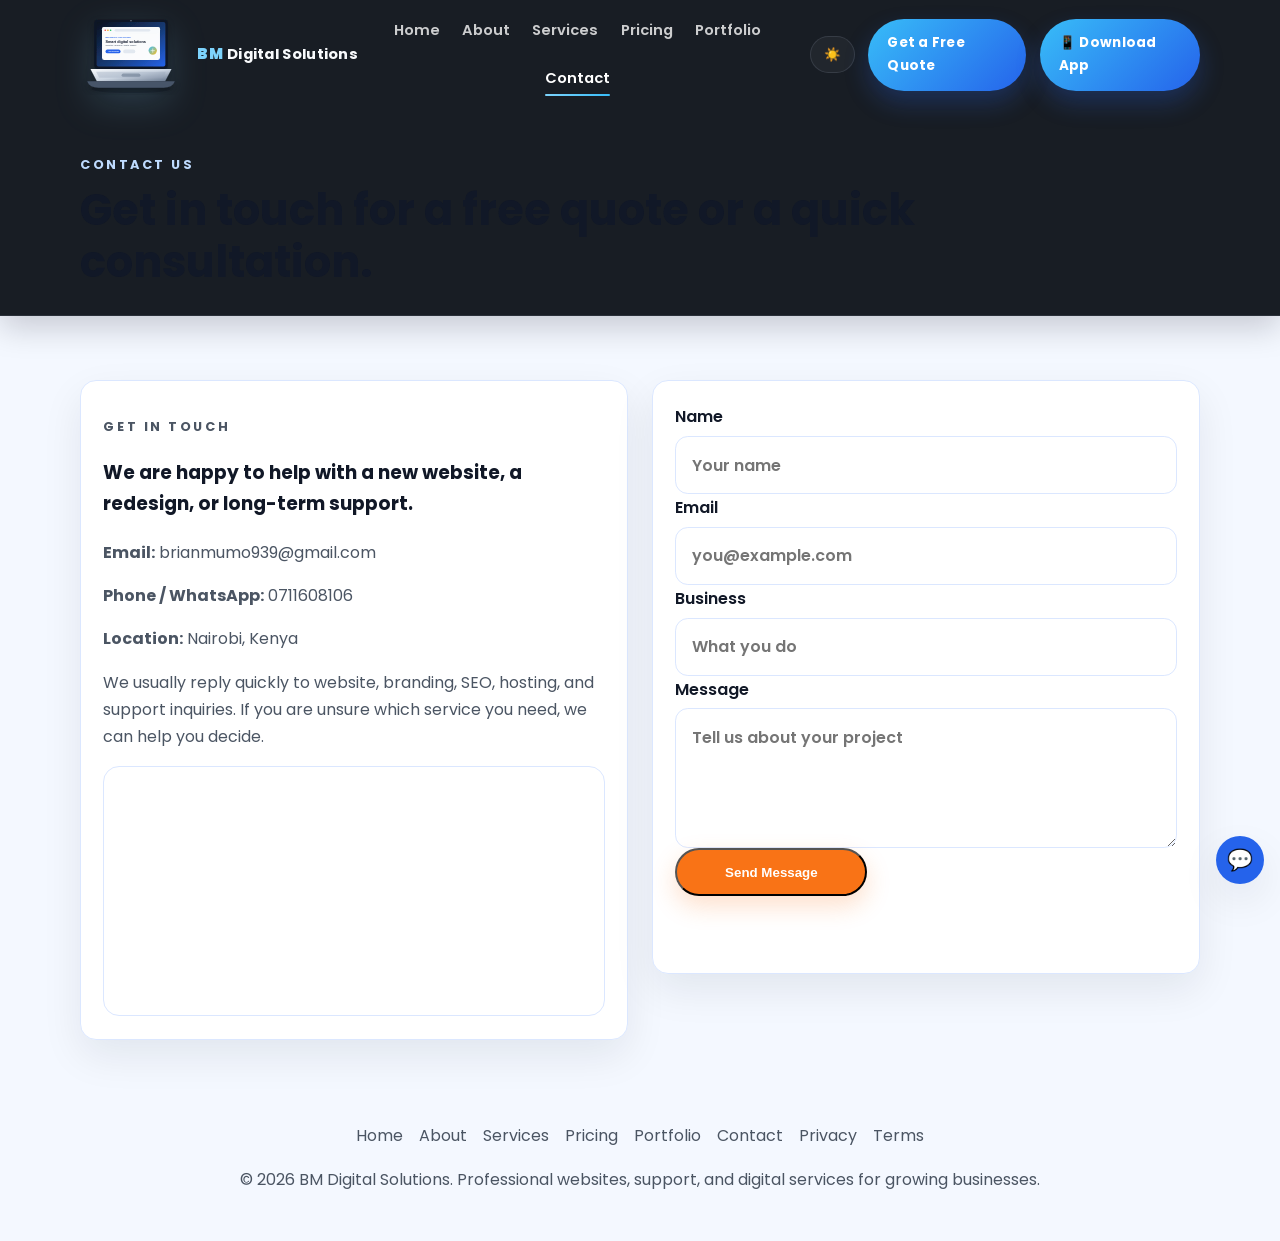
<file: contact.html>
<!DOCTYPE html>
<html lang="en">
  <head>
    <meta charset="UTF-8" />
    <meta name="viewport" content="width=device-width, initial-scale=1.0" />
    <meta name="description" content="Contact BM Digital Solutions for website design, SEO, hosting, and digital support services." />
    <title>Contact | BM Digital Solutions</title>
    <link rel="preconnect" href="https://fonts.googleapis.com" />
    <link rel="preconnect" href="https://fonts.gstatic.com" crossorigin />
    <link href="https://fonts.googleapis.com/css2?family=Poppins:wght@400;500;600;700;800&display=swap" rel="stylesheet" />
    <link rel="stylesheet" href="styles.css" />
    <!-- Google tag (gtag.js) -->
    <script async src="https://www.googletagmanager.com/gtag/js?id=G-LF1W4YRLGX"></script>
    <script>
      window.dataLayer = window.dataLayer || [];
      function gtag(){dataLayer.push(arguments);}
      gtag('js', new Date());
      gtag('config', 'G-LF1W4YRLGX');
    </script>
    <script type="application/ld+json">
      {
        "@context": "https://schema.org",
        "@type": "LocalBusiness",
        "name": "BM Digital Solutions",
        "image": "https://femoh-cpu.github.io/BM-Digital-solutions/images/logo.svg",
        "telephone": "+254711608106",
        "email": "brianmumo939@gmail.com",
        "address": {
          "@type": "PostalAddress",
          "addressLocality": "Nairobi",
          "addressCountry": "KE"
        },
        "url": "https://femoh-cpu.github.io/BM-Digital-solutions/",
        "sameAs": ["https://femoh-cpu.github.io/BM-Digital-solutions/"]
      }
    </script>
    <link rel="icon" href="images/favicon.svg" type="image/svg+xml" />
    <link rel="icon" href="images/favicon-32.png" sizes="32x32" />
  </head>
  <body>
    <div class="loading-screen" aria-hidden="true">
      <div class="spinner"></div>
    </div>

    <header class="site-header">
      <div class="container nav-bar">
        <a class="brand" href="index.html" aria-label="BM Digital Solutions home">
          <img class="brand-logo" src="images/logo.svg" alt="BM Digital Solutions laptop logo" />
          <span class="brand-text">BM Digital Solutions</span>
        </a>
        <nav class="nav-links" aria-label="Primary navigation">
          <a href="index.html">Home</a>
          <a href="about.html">About</a>
          <a href="services.html">Services</a>
          <a href="pricing.html">Pricing</a>
          <a href="portfolio.html">Portfolio</a>
          <a href="contact.html">Contact</a>
        </nav>
        <button class="theme-toggle" type="button" aria-label="Toggle dark mode">☀️</button>
      </div>

      <div class="container page-hero">
        <p class="eyebrow">Contact Us</p>
        <h1>Get in touch for a free quote or a quick consultation.</h1>
      </div>
    </header>

    <main>
      <section class="section">
        <div class="container contact-wrap">
          <div class="contact-card">
            <p class="eyebrow">Get in touch</p>
            <h3>We are happy to help with a new website, a redesign, or long-term support.</h3>
            <p><strong>Email:</strong> brianmumo939@gmail.com</p>
            <p><strong>Phone / WhatsApp:</strong> 0711608106</p>
            <p><strong>Location:</strong> Nairobi, Kenya</p>
            <p>We usually reply quickly to website, branding, SEO, hosting, and support inquiries. If you are unsure which service you need, we can help you decide.</p>
            <div class="contact-map">
              <iframe src="https://www.google.com/maps?q=Nairobi%2C%20Kenya&z=12&output=embed" title="Map to Nairobi, Kenya" loading="lazy" referrerpolicy="no-referrer-when-downgrade"></iframe>
            </div>
          </div>

          <form class="contact-form" id="lead-form" action="https://formspree.io/f/mwlepazd" method="POST" data-remote="true">
            <label>
              Name
              <input type="text" name="name" placeholder="Your name" required />
            </label>
            <label>
              Email
              <input type="email" name="email" placeholder="you@example.com" required />
            </label>
            <label>
              Business
              <input type="text" name="business" placeholder="What you do" required />
            </label>
            <label>
              Message
              <textarea name="message" placeholder="Tell us about your project"></textarea>
            </label>
            <button class="btn btn-primary" type="submit">Send Message</button>
            <p class="form-message" id="form-message" aria-live="polite"></p>
            <noscript>
              <p>Please enable JavaScript or email us directly at <a href="mailto:brianmumo939@gmail.com?subject=Website%20Quote%20Request&body=Hello%20BM%20Digital%20Solutions%2C%0A%0AI%20would%20like%20a%20quote%20for%20a%20website%20project.%0A%0AMy%20business%20name%3A%0AContact%20email%3A%0AContact%20phone%3A%0AProject%20details%3A">brianmumo939@gmail.com</a>.</p>
            </noscript>
          </form>
        </div>
      </section>
    </main>

    <footer class="site-footer">
      <div class="container footer-wrap">
        <div class="footer-links">
          <a href="index.html">Home</a>
          <a href="about.html">About</a>
          <a href="services.html">Services</a>
          <a href="pricing.html">Pricing</a>
          <a href="portfolio.html">Portfolio</a>
          <a href="contact.html">Contact</a>
          <a href="privacy.html">Privacy</a>
          <a href="terms.html">Terms</a>
        </div>
        <p>© <span id="year"></span> BM Digital Solutions. Professional websites, support, and digital services for growing businesses.</p>
      </div>
    </footer>

    <a class="back-to-top" href="#top" aria-label="Back to top">↑</a>
    <a class="whatsapp-float" href="https://wa.me/254711608106" target="_blank" rel="noreferrer" aria-label="Chat on WhatsApp">💬</a>

    <script src="script.js"></script>
  </body>
</html>
</file>
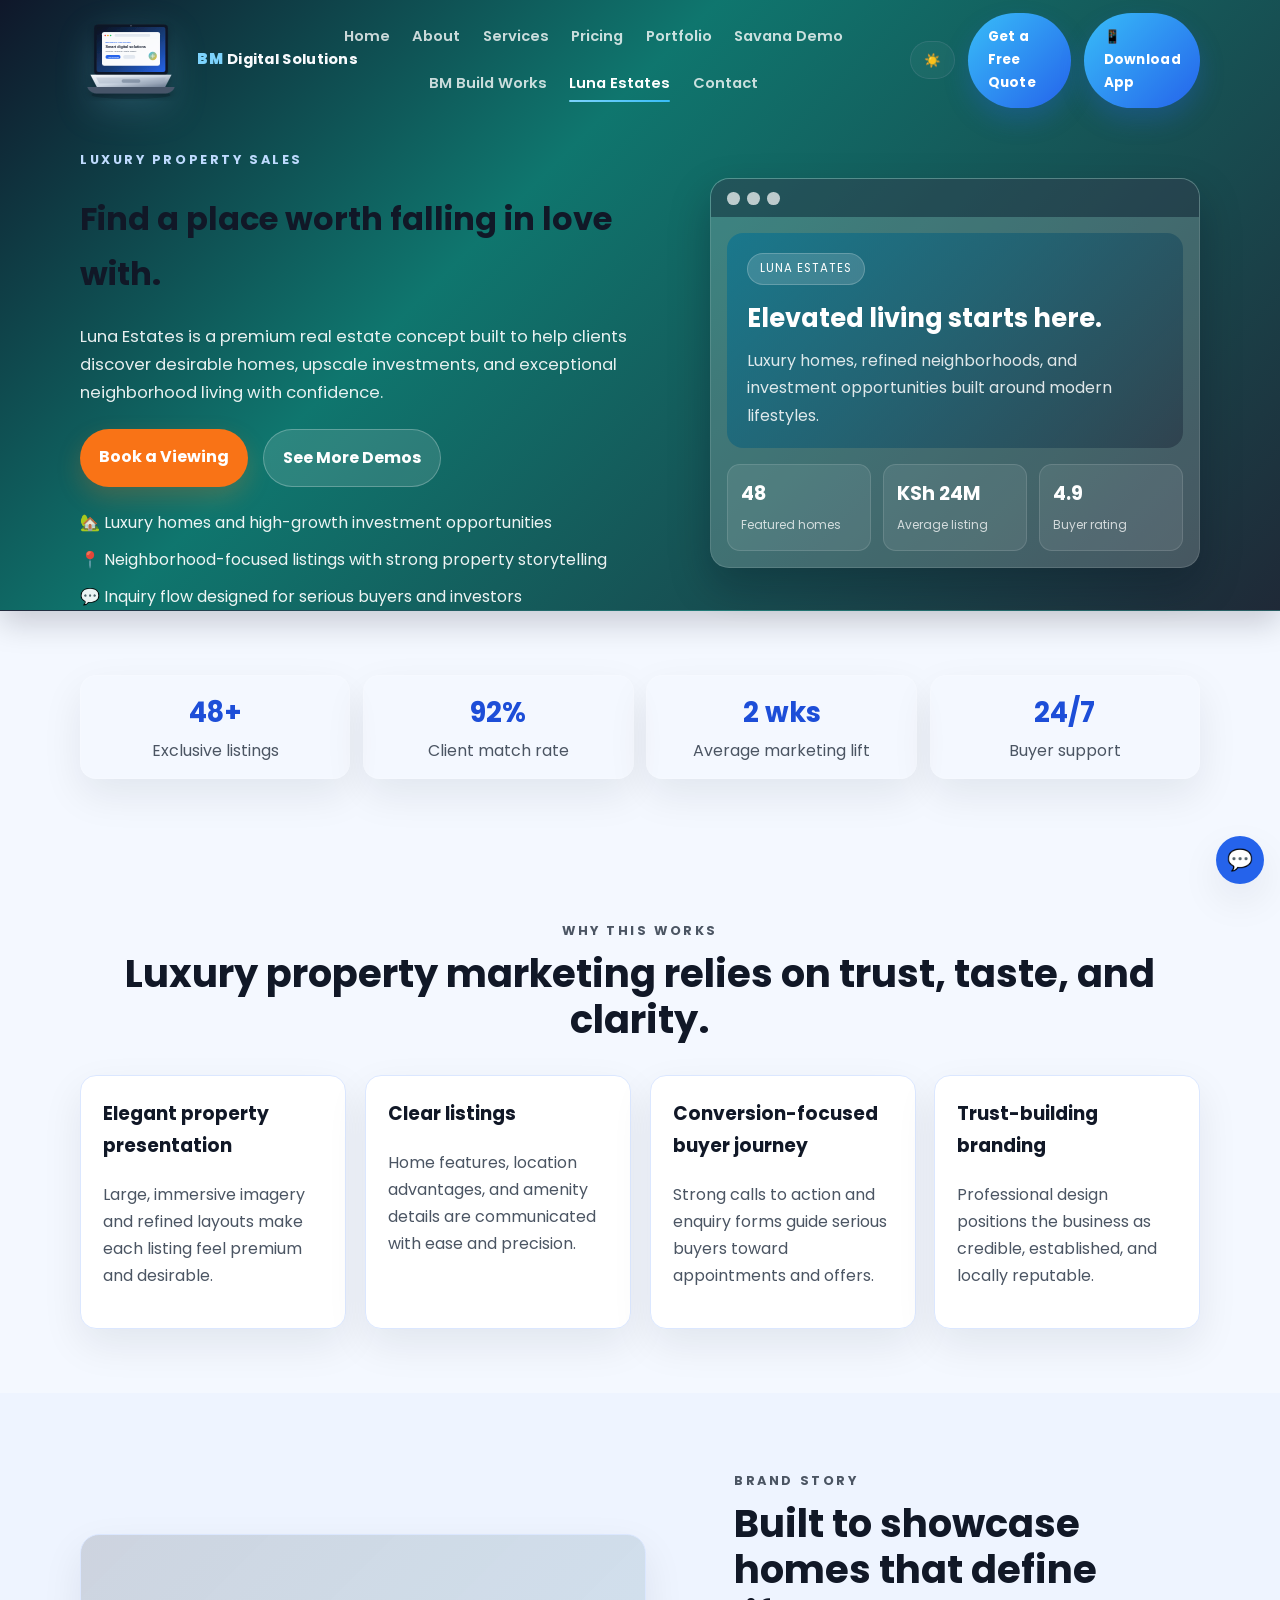
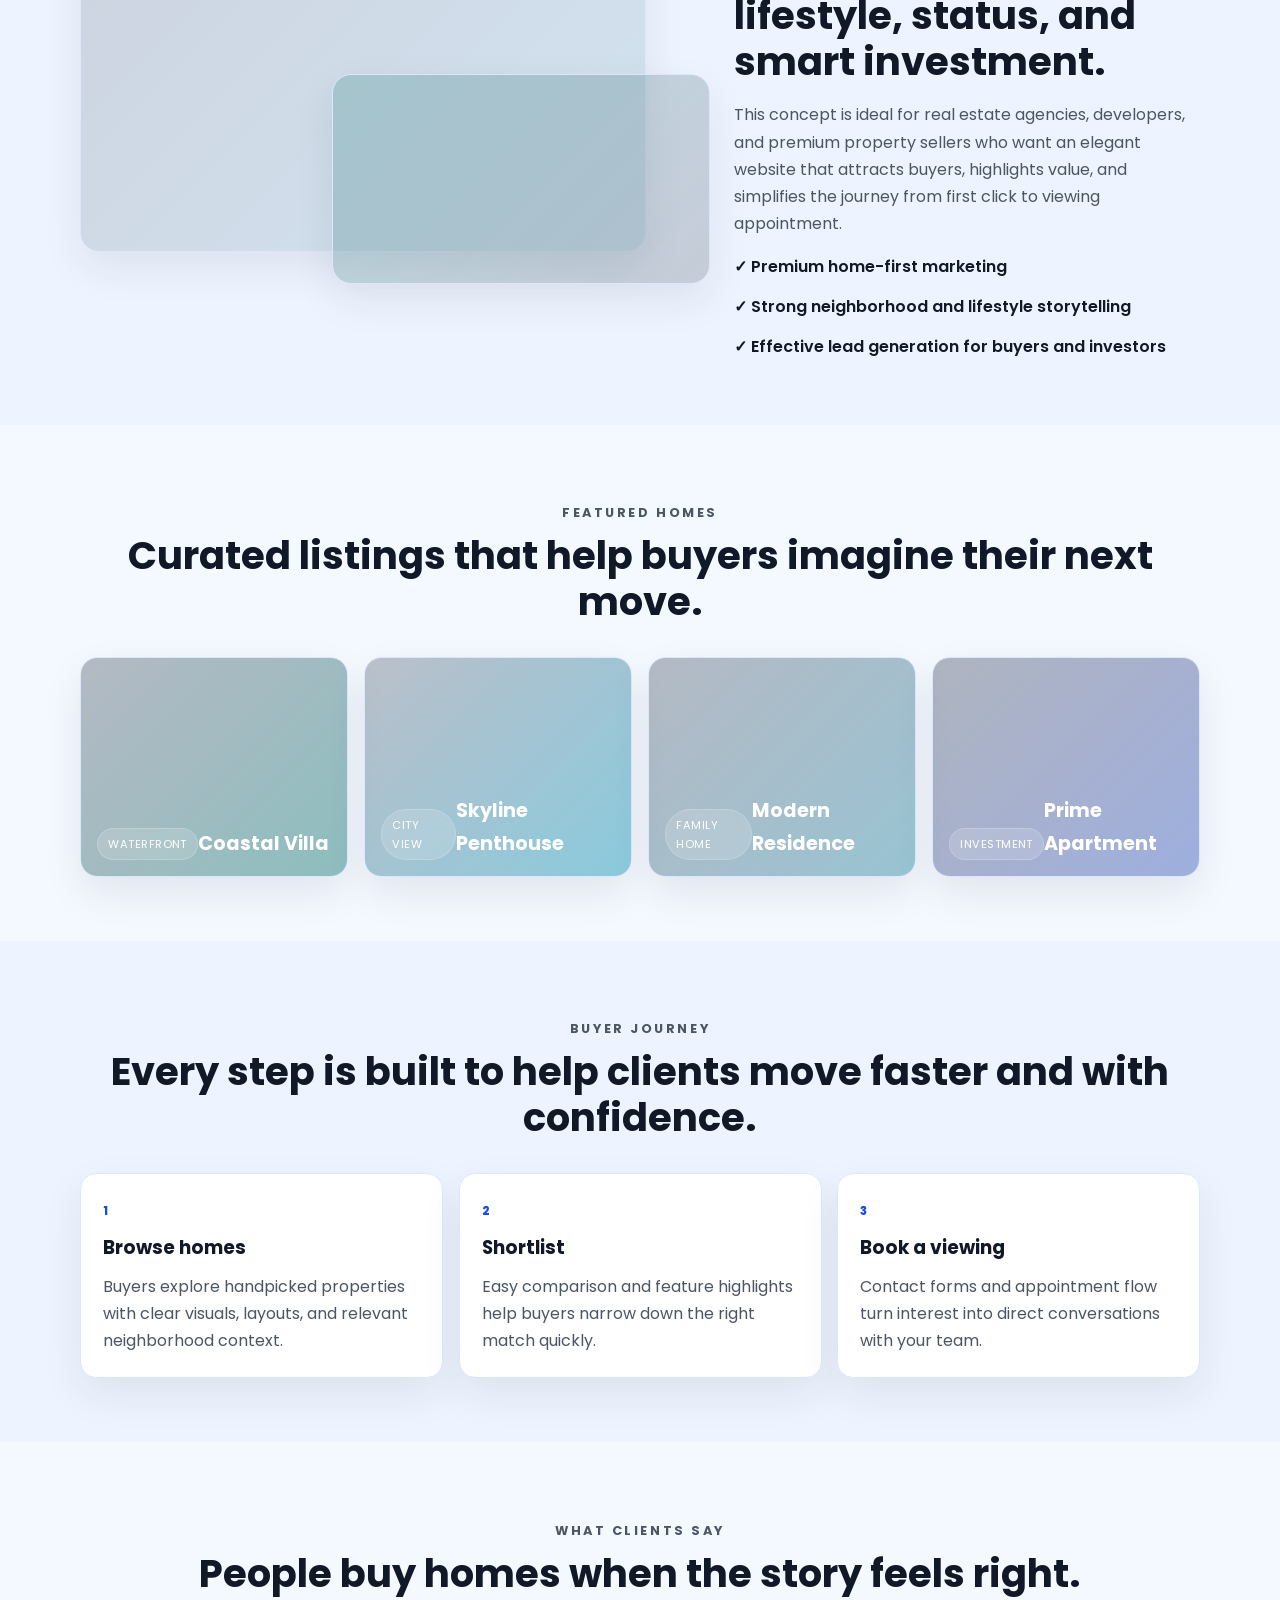
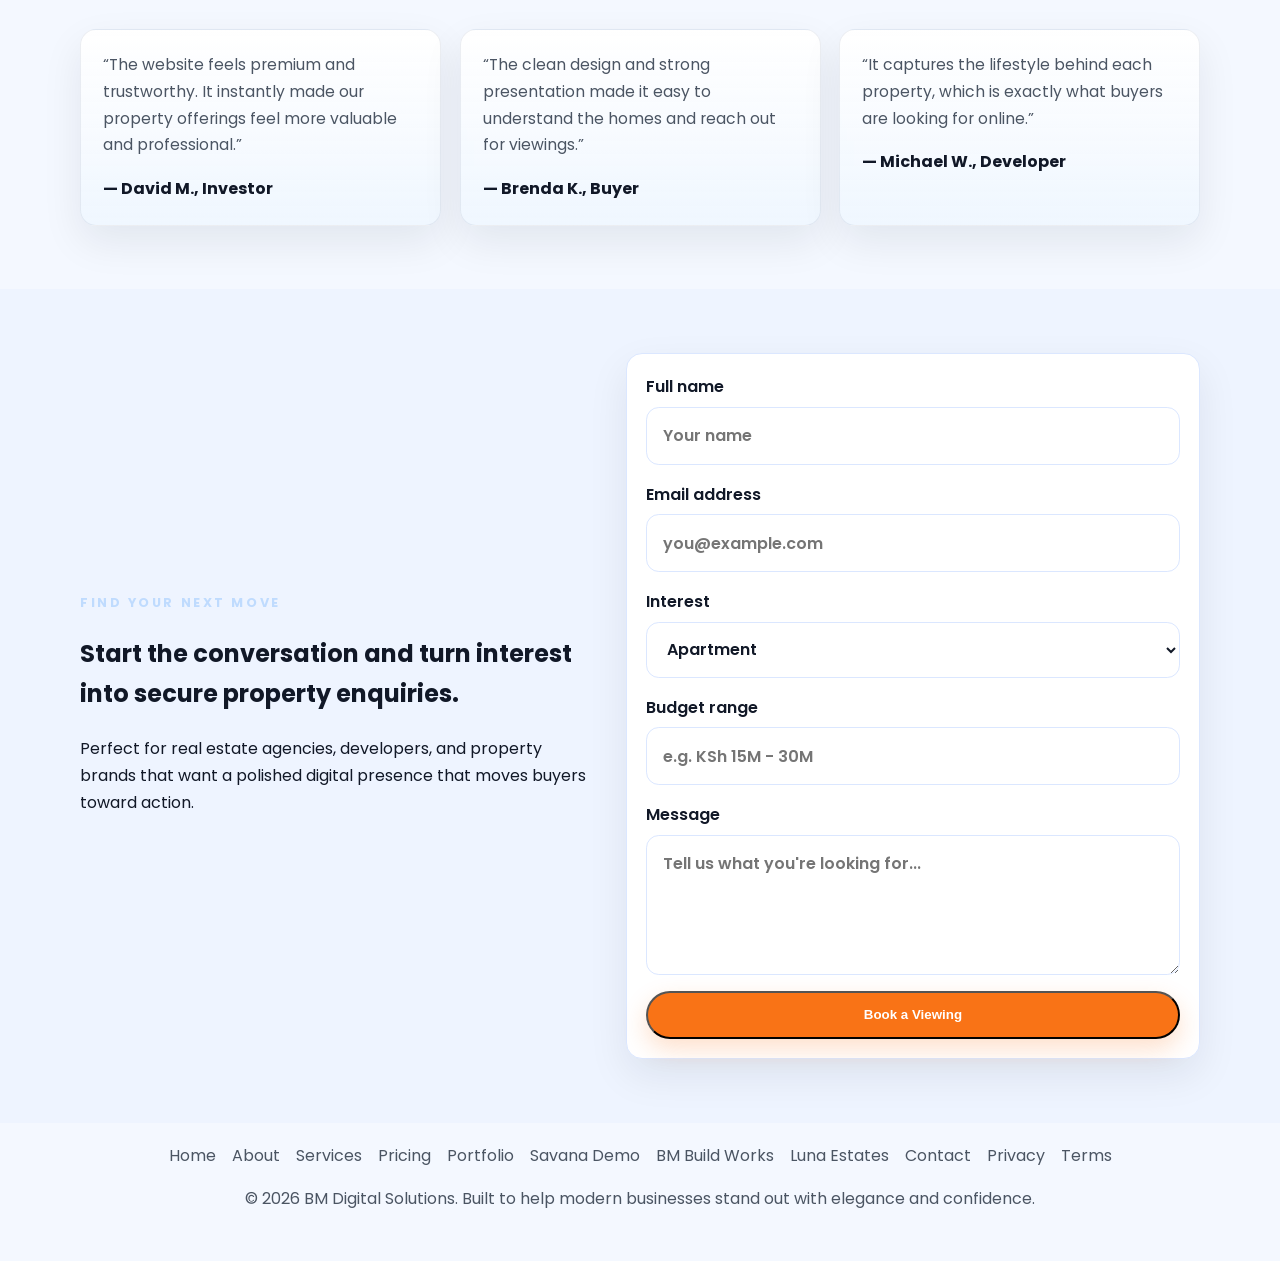
<file: luna-estates-demo.html>
<!DOCTYPE html>
<html lang="en">
  <head>
    <meta charset="UTF-8" />
    <meta name="viewport" content="width=device-width, initial-scale=1.0" />
    <meta name="description" content="Luna Estates demo website concept showing a luxury real estate and property brand." />
    <title>Luna Estates Demo | BM Digital Solutions</title>
    <link rel="preconnect" href="https://fonts.googleapis.com" />
    <link rel="preconnect" href="https://fonts.gstatic.com" crossorigin />
    <link href="https://fonts.googleapis.com/css2?family=Poppins:wght@400;500;600;700;800&display=swap" rel="stylesheet" />
    <link rel="stylesheet" href="styles.css" />
    <script async src="https://www.googletagmanager.com/gtag/js?id=G-LF1W4YRLGX"></script>
    <script>
      window.dataLayer = window.dataLayer || [];
      function gtag(){dataLayer.push(arguments);}
      gtag('js', new Date());
      gtag('config', 'G-LF1W4YRLGX');
    </script>
    <link rel="icon" href="images/favicon.svg" type="image/svg+xml" />
  </head>
  <body>
    <div class="loading-screen" aria-hidden="true">
      <div class="spinner"></div>
    </div>

    <header class="site-header estate-header">
      <div class="container nav-bar">
        <a class="brand" href="index.html" aria-label="BM Digital Solutions home">
          <img class="brand-logo" src="images/logo.svg" alt="BM Digital Solutions laptop logo" />
          <span class="brand-text">BM Digital Solutions</span>
        </a>
        <nav class="nav-links" aria-label="Primary navigation">
          <a href="index.html">Home</a>
          <a href="about.html">About</a>
          <a href="services.html">Services</a>
          <a href="pricing.html">Pricing</a>
          <a href="portfolio.html">Portfolio</a>
          <a href="savana-demo.html">Savana Demo</a>
          <a href="bm-build-works-demo.html">BM Build Works</a>
          <a href="luna-estates-demo.html">Luna Estates</a>
          <a href="contact.html">Contact</a>
        </nav>
        <button class="theme-toggle" type="button" aria-label="Toggle dark mode">☀️</button>
      </div>

      <div class="container estate-hero" id="top">
        <div class="estate-copy">
          <p class="eyebrow">Luxury property sales</p>
          <h1>Find a place worth falling in love with.</h1>
          <p class="hero-text">
            Luna Estates is a premium real estate concept built to help clients discover desirable homes, upscale investments, and exceptional neighborhood living with confidence.
          </p>
          <div class="hero-actions">
            <a class="btn btn-primary" href="contact.html">Book a Viewing</a>
            <a class="btn btn-secondary" href="portfolio.html">See More Demos</a>
          </div>
          <ul class="feature-list">
            <li>🏡 Luxury homes and high-growth investment opportunities</li>
            <li>📍 Neighborhood-focused listings with strong property storytelling</li>
            <li>💬 Inquiry flow designed for serious buyers and investors</li>
          </ul>
        </div>

        <div class="estate-window" aria-label="Luna Estates mockup">
          <div class="estate-window-bar">
            <span></span>
            <span></span>
            <span></span>
          </div>
          <div class="estate-window-body">
            <div class="estate-card-hero">
              <span class="estate-badge">Luna Estates</span>
              <h2>Elevated living starts here.</h2>
              <p>Luxury homes, refined neighborhoods, and investment opportunities built around modern lifestyles.</p>
            </div>
            <div class="estate-mini-grid">
              <div>
                <strong>48</strong>
                <span>Featured homes</span>
              </div>
              <div>
                <strong>KSh 24M</strong>
                <span>Average listing</span>
              </div>
              <div>
                <strong>4.9</strong>
                <span>Buyer rating</span>
              </div>
            </div>
          </div>
        </div>
      </div>
    </header>

    <main>
      <section class="section stats-band">
        <div class="container stat-grid estate-stats">
          <div class="stat-item">
            <strong>48+</strong>
            <span>Exclusive listings</span>
          </div>
          <div class="stat-item">
            <strong>92%</strong>
            <span>Client match rate</span>
          </div>
          <div class="stat-item">
            <strong>2 wks</strong>
            <span>Average marketing lift</span>
          </div>
          <div class="stat-item">
            <strong>24/7</strong>
            <span>Buyer support</span>
          </div>
        </div>
      </section>

      <section class="section">
        <div class="container">
          <div class="section-heading">
            <p class="eyebrow">Why this works</p>
            <h2>Luxury property marketing relies on trust, taste, and clarity.</h2>
          </div>
          <div class="service-grid">
            <article class="content-card">
              <h3>Elegant property presentation</h3>
              <p>Large, immersive imagery and refined layouts make each listing feel premium and desirable.</p>
            </article>
            <article class="content-card">
              <h3>Clear listings</h3>
              <p>Home features, location advantages, and amenity details are communicated with ease and precision.</p>
            </article>
            <article class="content-card">
              <h3>Conversion-focused buyer journey</h3>
              <p>Strong calls to action and enquiry forms guide serious buyers toward appointments and offers.</p>
            </article>
            <article class="content-card">
              <h3>Trust-building branding</h3>
              <p>Professional design positions the business as credible, established, and locally reputable.</p>
            </article>
          </div>
        </div>
      </section>

      <section class="section section-alt">
        <div class="container split-section">
          <div class="estate-visual">
            <div class="estate-panel estate-panel-large"></div>
            <div class="estate-panel estate-panel-small"></div>
          </div>

          <div>
            <p class="eyebrow">Brand story</p>
            <h2>Built to showcase homes that define lifestyle, status, and smart investment.</h2>
            <p>
              This concept is ideal for real estate agencies, developers, and premium property sellers who want an elegant website that attracts buyers, highlights value, and simplifies the journey from first click to viewing appointment.
            </p>
            <div class="check-list">
              <div>✓ Premium home-first marketing</div>
              <div>✓ Strong neighborhood and lifestyle storytelling</div>
              <div>✓ Effective lead generation for buyers and investors</div>
            </div>
          </div>
        </div>
      </section>

      <section class="section">
        <div class="container">
          <div class="section-heading">
            <p class="eyebrow">Featured homes</p>
            <h2>Curated listings that help buyers imagine their next move.</h2>
          </div>
          <div class="project-grid">
            <article class="project-card project-estate-one">
              <div class="project-tag">Waterfront</div>
              <h3>Coastal Villa</h3>
            </article>
            <article class="project-card project-estate-two">
              <div class="project-tag">City View</div>
              <h3>Skyline Penthouse</h3>
            </article>
            <article class="project-card project-estate-three">
              <div class="project-tag">Family Home</div>
              <h3>Modern Residence</h3>
            </article>
            <article class="project-card project-estate-four">
              <div class="project-tag">Investment</div>
              <h3>Prime Apartment</h3>
            </article>
          </div>
        </div>
      </section>

      <section class="section section-alt">
        <div class="container">
          <div class="section-heading">
            <p class="eyebrow">Buyer journey</p>
            <h2>Every step is built to help clients move faster and with confidence.</h2>
          </div>
          <div class="timeline">
            <div class="timeline-item">
              <span class="timeline-day">1</span>
              <h3>Browse homes</h3>
              <p>Buyers explore handpicked properties with clear visuals, layouts, and relevant neighborhood context.</p>
            </div>
            <div class="timeline-item">
              <span class="timeline-day">2</span>
              <h3>Shortlist</h3>
              <p>Easy comparison and feature highlights help buyers narrow down the right match quickly.</p>
            </div>
            <div class="timeline-item">
              <span class="timeline-day">3</span>
              <h3>Book a viewing</h3>
              <p>Contact forms and appointment flow turn interest into direct conversations with your team.</p>
            </div>
          </div>
        </div>
      </section>

      <section class="section">
        <div class="container">
          <div class="section-heading">
            <p class="eyebrow">What clients say</p>
            <h2>People buy homes when the story feels right.</h2>
          </div>
          <div class="testimonial-grid">
            <article class="testimonial-card">
              <p>“The website feels premium and trustworthy. It instantly made our property offerings feel more valuable and professional.”</p>
              <strong>— David M., Investor</strong>
            </article>
            <article class="testimonial-card">
              <p>“The clean design and strong presentation made it easy to understand the homes and reach out for viewings.”</p>
              <strong>— Brenda K., Buyer</strong>
            </article>
            <article class="testimonial-card">
              <p>“It captures the lifestyle behind each property, which is exactly what buyers are looking for online.”</p>
              <strong>— Michael W., Developer</strong>
            </article>
          </div>
        </div>
      </section>

      <section class="section section-alt">
        <div class="container booking-wrap">
          <div>
            <p class="eyebrow">Find your next move</p>
            <h2>Start the conversation and turn interest into secure property enquiries.</h2>
            <p>Perfect for real estate agencies, developers, and property brands that want a polished digital presence that moves buyers toward action.</p>
          </div>
          <form class="booking-form">
            <label>
              Full name
              <input type="text" placeholder="Your name" />
            </label>
            <label>
              Email address
              <input type="email" placeholder="you@example.com" />
            </label>
            <label>
              Interest
              <select>
                <option>Apartment</option>
                <option>Villa</option>
                <option>Commercial property</option>
                <option>Investment</option>
              </select>
            </label>
            <label>
              Budget range
              <input type="text" placeholder="e.g. KSh 15M - 30M" />
            </label>
            <label>
              Message
              <textarea placeholder="Tell us what you're looking for..."></textarea>
            </label>
            <button class="btn btn-primary" type="submit">Book a Viewing</button>
          </form>
        </div>
      </section>
    </main>

    <footer class="site-footer">
      <div class="container footer-wrap">
        <div class="footer-links">
          <a href="index.html">Home</a>
          <a href="about.html">About</a>
          <a href="services.html">Services</a>
          <a href="pricing.html">Pricing</a>
          <a href="portfolio.html">Portfolio</a>
          <a href="savana-demo.html">Savana Demo</a>
          <a href="bm-build-works-demo.html">BM Build Works</a>
          <a href="luna-estates-demo.html">Luna Estates</a>
          <a href="contact.html">Contact</a>
          <a href="privacy.html">Privacy</a>
          <a href="terms.html">Terms</a>
        </div>
        <p>© <span id="year"></span> BM Digital Solutions. Built to help modern businesses stand out with elegance and confidence.</p>
      </div>
    </footer>

    <a class="back-to-top" href="#top" aria-label="Back to top">↑</a>
    <a class="whatsapp-float" href="https://wa.me/254711608106" target="_blank" rel="noreferrer" aria-label="Chat on WhatsApp">💬</a>

    <script src="script.js"></script>
  </body>
</html>
</file>
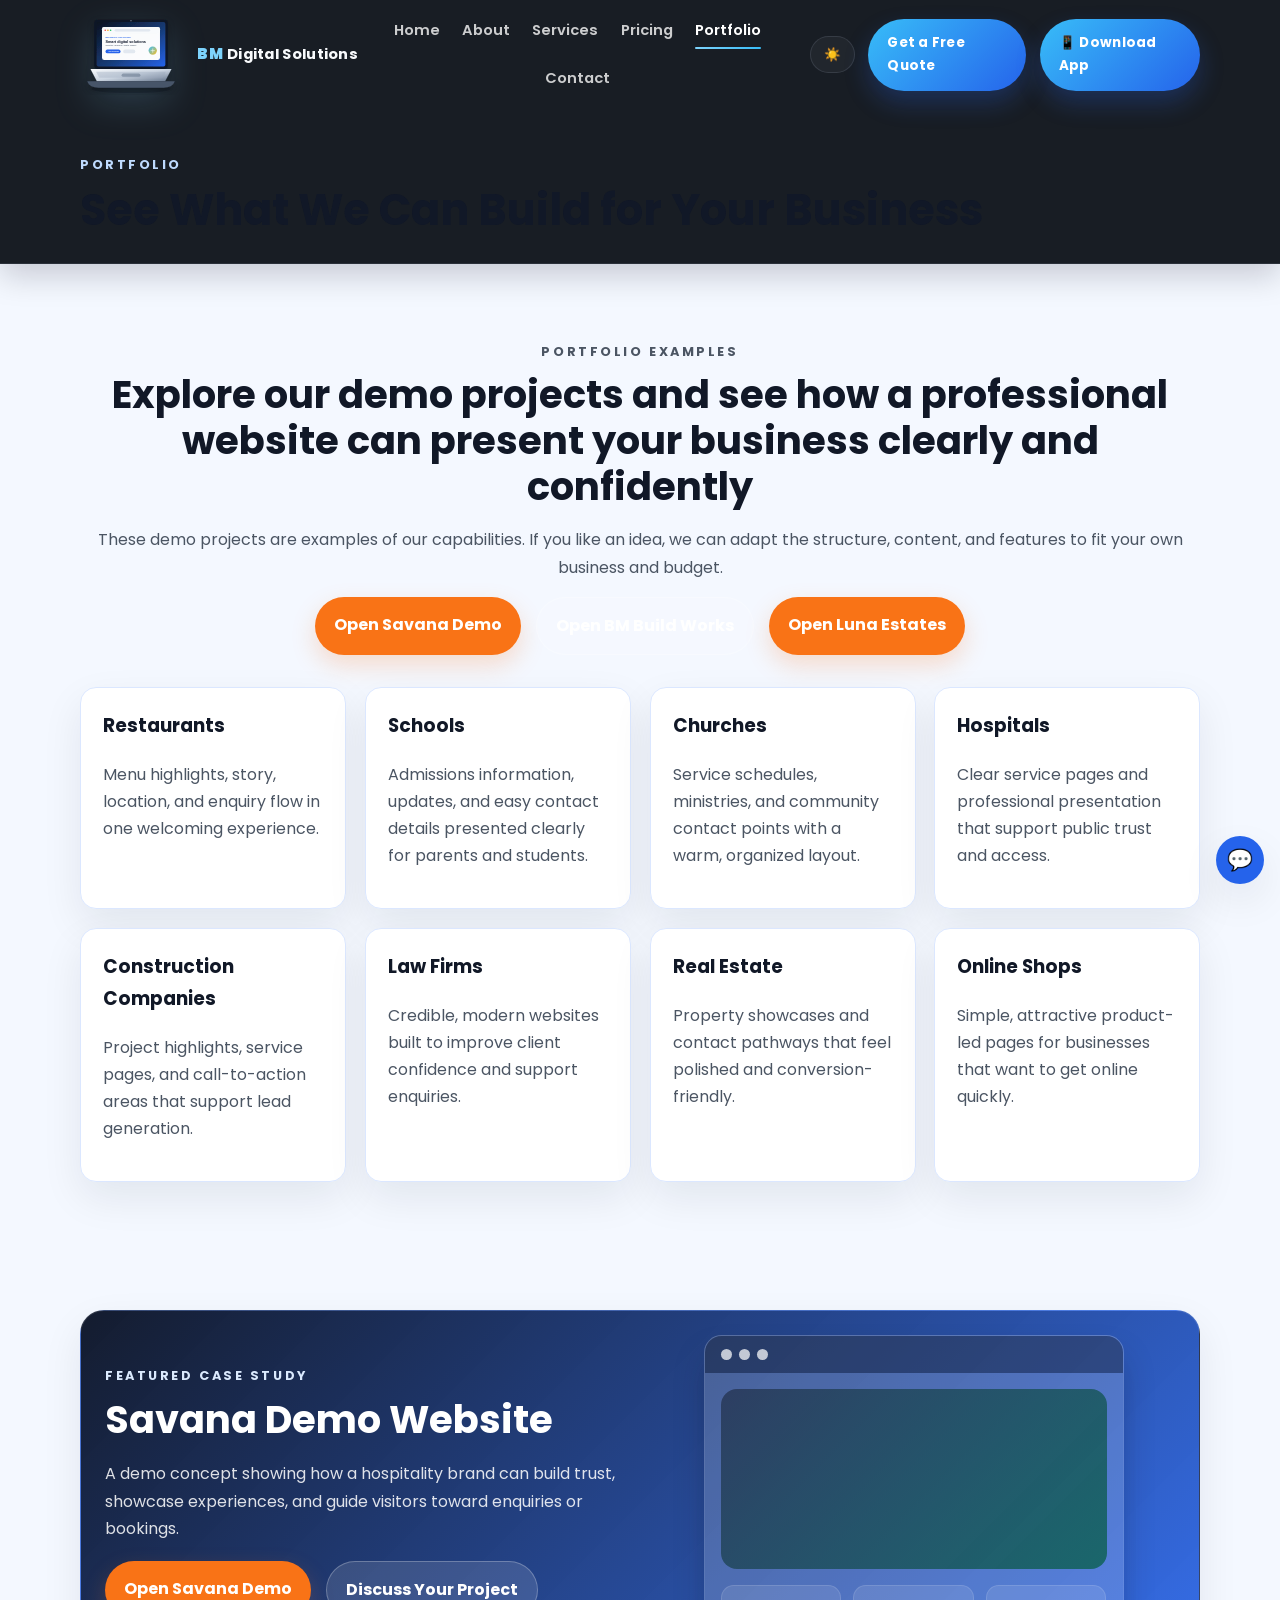
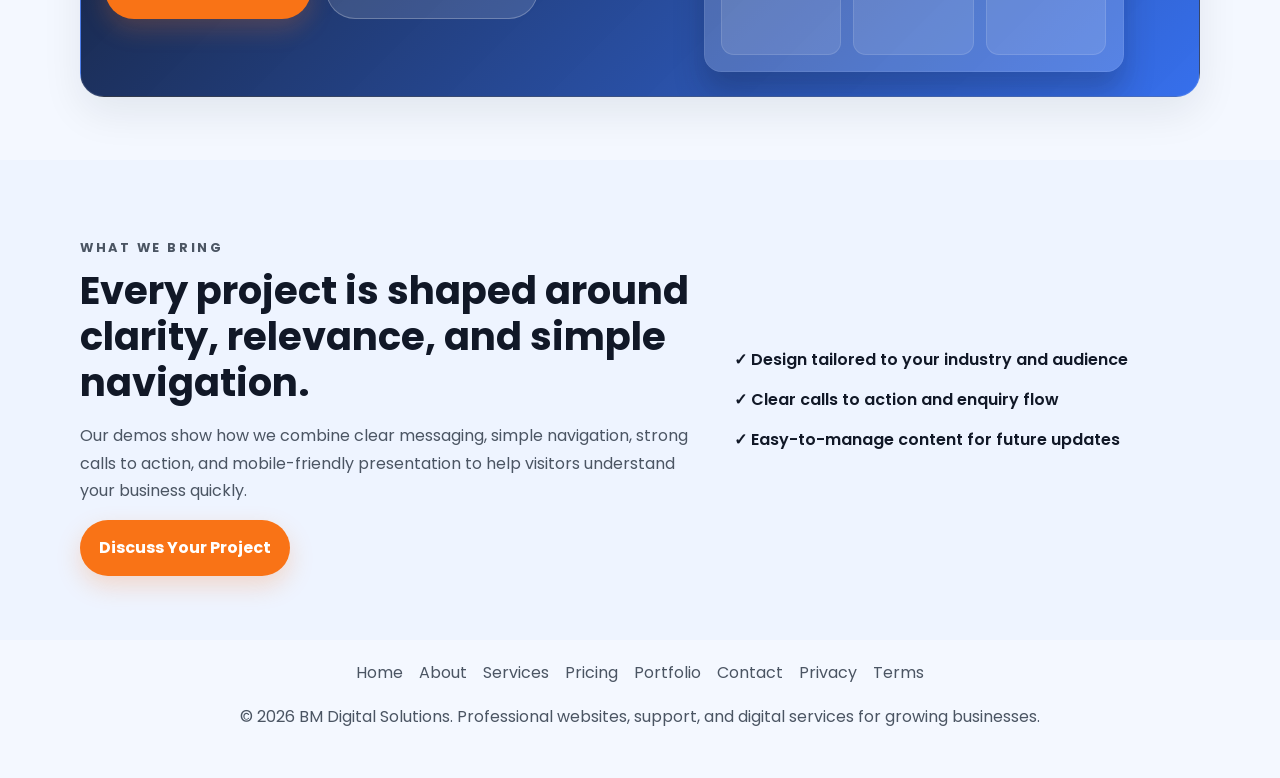
<file: portfolio.html>
<!DOCTYPE html>
<html lang="en">
  <head>
    <meta charset="UTF-8" />
    <meta name="viewport" content="width=device-width, initial-scale=1.0" />
    <meta name="description" content="See example industries and website categories BM Digital Solutions can help build online." />
    <title>Portfolio | BM Digital Solutions</title>
    <link rel="preconnect" href="https://fonts.googleapis.com" />
    <link rel="preconnect" href="https://fonts.gstatic.com" crossorigin />
    <link href="https://fonts.googleapis.com/css2?family=Poppins:wght@400;500;600;700;800&display=swap" rel="stylesheet" />
    <link rel="stylesheet" href="styles.css" />
    <!-- Google tag (gtag.js) -->
    <script async src="https://www.googletagmanager.com/gtag/js?id=G-LF1W4YRLGX"></script>
    <script>
      window.dataLayer = window.dataLayer || [];
      function gtag(){dataLayer.push(arguments);}
      gtag('js', new Date());
      gtag('config', 'G-LF1W4YRLGX');
    </script>
    <link rel="icon" href="images/favicon.svg" type="image/svg+xml" />
  </head>
  <body>
    <div class="loading-screen" aria-hidden="true">
      <div class="spinner"></div>
    </div>

    <header class="site-header">
      <div class="container nav-bar">
        <a class="brand" href="index.html" aria-label="BM Digital Solutions home">
          <img class="brand-logo" src="images/logo.svg" alt="BM Digital Solutions laptop logo" />
          <span class="brand-text">BM Digital Solutions</span>
        </a>
        <nav class="nav-links" aria-label="Primary navigation">
          <a href="index.html">Home</a>
          <a href="about.html">About</a>
          <a href="services.html">Services</a>
          <a href="pricing.html">Pricing</a>
          <a href="portfolio.html">Portfolio</a>
          <a href="contact.html">Contact</a>
        </nav>
        <button class="theme-toggle" type="button" aria-label="Toggle dark mode">☀️</button>
      </div>

      <div class="container page-hero">
        <p class="eyebrow">Portfolio</p>
        <h1>See What We Can Build for Your Business</h1>
      </div>
    </header>

    <main>
      <section class="section">
        <div class="container">
          <div class="section-heading">
            <p class="eyebrow">Portfolio examples</p>
            <h2>Explore our demo projects and see how a professional website can present your business clearly and confidently</h2>
            <p>These demo projects are examples of our capabilities. If you like an idea, we can adapt the structure, content, and features to fit your own business and budget.</p>
            <div class="portfolio-cta">
              <a class="btn btn-primary" href="savana-demo.html">Open Savana Demo</a>
              <a class="btn btn-secondary" href="bm-build-works-demo.html">Open BM Build Works</a>
              <a class="btn btn-primary" href="luna-estates-demo.html">Open Luna Estates</a>
            </div>
          </div>
          <div class="service-grid">
            <article class="content-card"><h3>Restaurants</h3><p>Menu highlights, story, location, and enquiry flow in one welcoming experience.</p></article>
            <article class="content-card"><h3>Schools</h3><p>Admissions information, updates, and easy contact details presented clearly for parents and students.</p></article>
            <article class="content-card"><h3>Churches</h3><p>Service schedules, ministries, and community contact points with a warm, organized layout.</p></article>
            <article class="content-card"><h3>Hospitals</h3><p>Clear service pages and professional presentation that support public trust and access.</p></article>
            <article class="content-card"><h3>Construction Companies</h3><p>Project highlights, service pages, and call-to-action areas that support lead generation.</p></article>
            <article class="content-card"><h3>Law Firms</h3><p>Credible, modern websites built to improve client confidence and support enquiries.</p></article>
            <article class="content-card"><h3>Real Estate</h3><p>Property showcases and contact pathways that feel polished and conversion-friendly.</p></article>
            <article class="content-card"><h3>Online Shops</h3><p>Simple, attractive product-led pages for businesses that want to get online quickly.</p></article>
          </div>
        </div>
      </section>

      <section class="section">
        <div class="container">
          <div class="showcase-banner showcase-banner-large">
            <div class="showcase-copy">
              <p class="eyebrow">Featured case study</p>
              <h3>Savana Demo Website</h3>
              <p>A demo concept showing how a hospitality brand can build trust, showcase experiences, and guide visitors toward enquiries or bookings.</p>
              <div class="hero-actions">
                <a class="btn btn-primary" href="savana-demo.html">Open Savana Demo</a>
                <a class="btn btn-secondary" href="contact.html">Discuss Your Project</a>
              </div>
            </div>
            <div class="showcase-preview" aria-hidden="true">
              <div class="mini-browser-panel">
                <div class="mini-browser-toolbar"><span></span><span></span><span></span></div>
                <div class="mini-browser-body">
                  <div class="mini-banner mini-banner-alt"></div>
                  <div class="mini-cards">
                    <span></span>
                    <span></span>
                    <span></span>
                  </div>
                </div>
              </div>
            </div>
          </div>
        </div>
      </section>

      <section class="section section-alt">
        <div class="container split-section">
          <div>
            <p class="eyebrow">What we bring</p>
            <h2>Every project is shaped around clarity, relevance, and simple navigation.</h2>
            <p>Our demos show how we combine clear messaging, simple navigation, strong calls to action, and mobile-friendly presentation to help visitors understand your business quickly.</p>
            <a class="btn btn-primary" href="contact.html">Discuss Your Project</a>
          </div>
          <div class="check-list">
            <div>✓ Design tailored to your industry and audience</div>
            <div>✓ Clear calls to action and enquiry flow</div>
            <div>✓ Easy-to-manage content for future updates</div>
          </div>
        </div>
      </section>
    </main>

    <footer class="site-footer">
      <div class="container footer-wrap">
        <div class="footer-links">
          <a href="index.html">Home</a>
          <a href="about.html">About</a>
          <a href="services.html">Services</a>
          <a href="pricing.html">Pricing</a>
          <a href="portfolio.html">Portfolio</a>
          <a href="contact.html">Contact</a>
          <a href="privacy.html">Privacy</a>
          <a href="terms.html">Terms</a>
        </div>
        <p>© <span id="year"></span> BM Digital Solutions. Professional websites, support, and digital services for growing businesses.</p>
      </div>
    </footer>

    <a class="back-to-top" href="#top" aria-label="Back to top">↑</a>
    <a class="whatsapp-float" href="https://wa.me/254711608106" target="_blank" rel="noreferrer" aria-label="Chat on WhatsApp">💬</a>

    <script src="script.js"></script>
  </body>
</html>
</file>
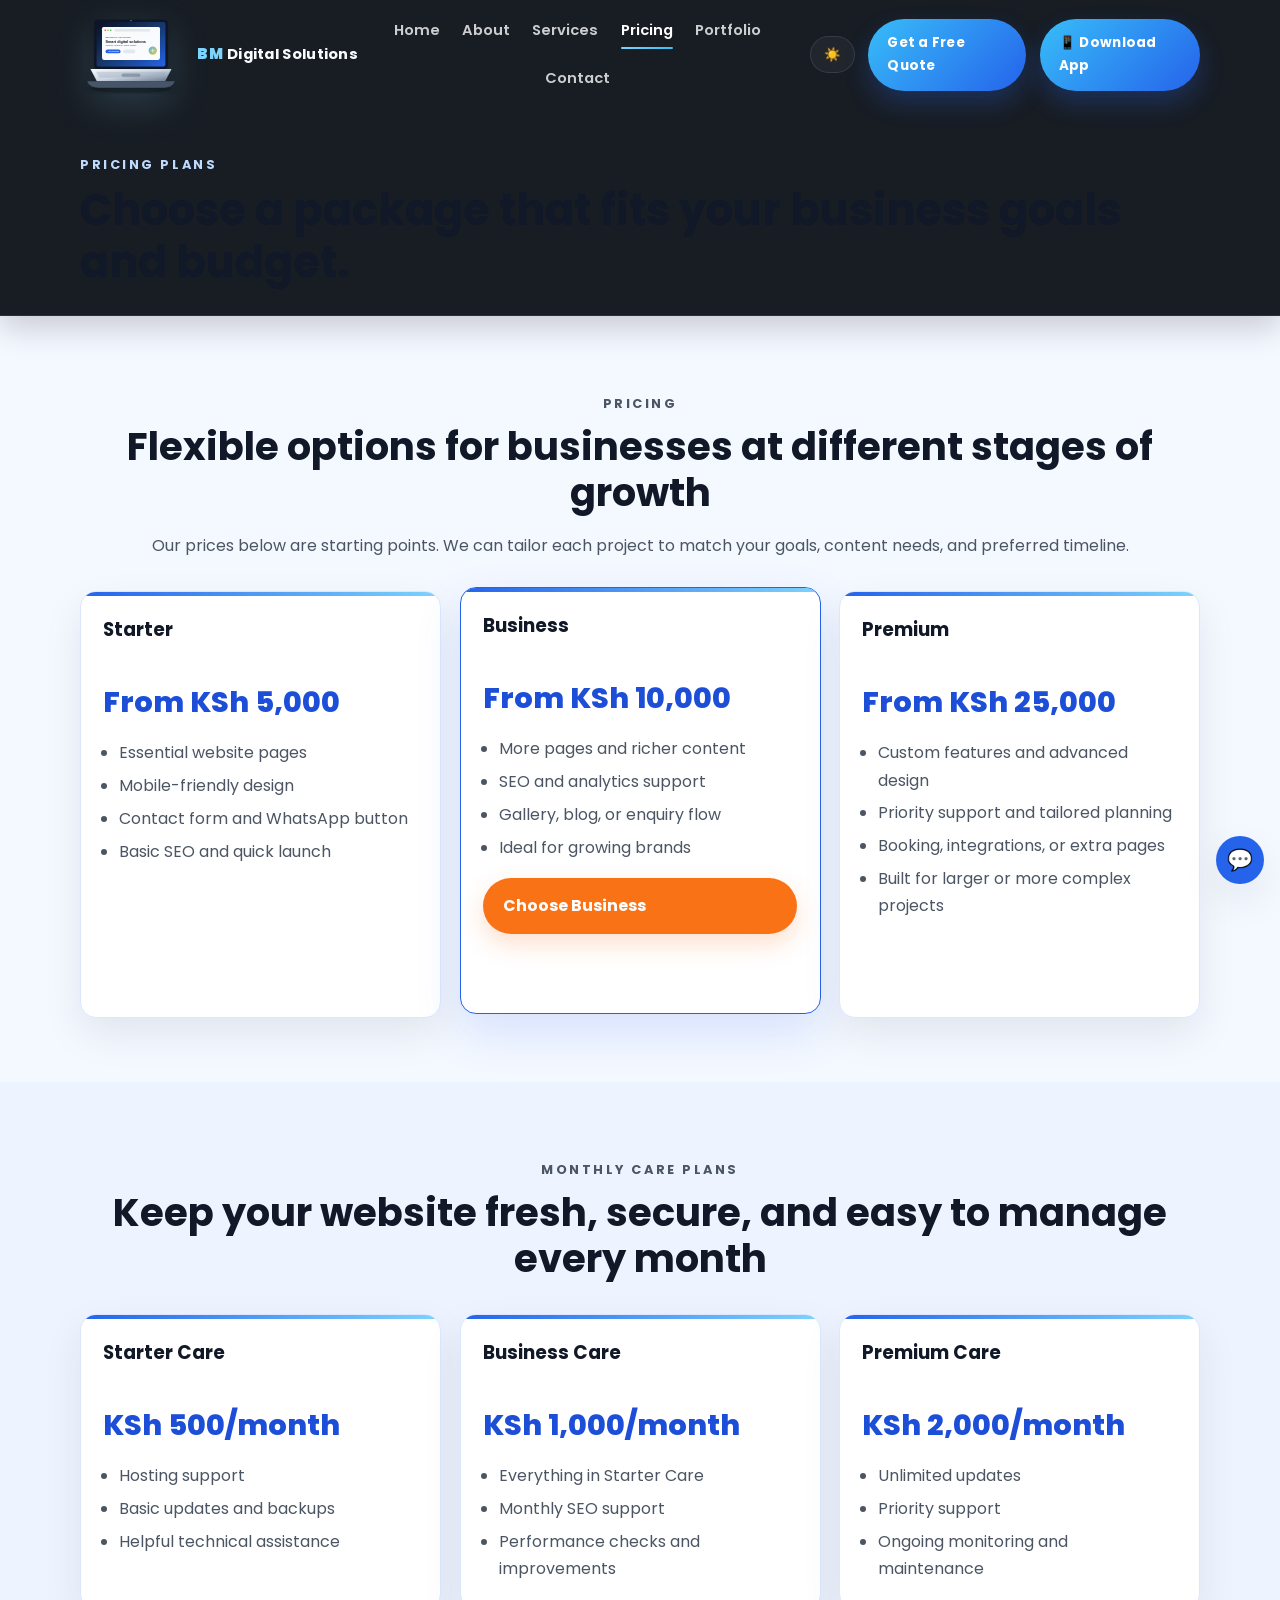
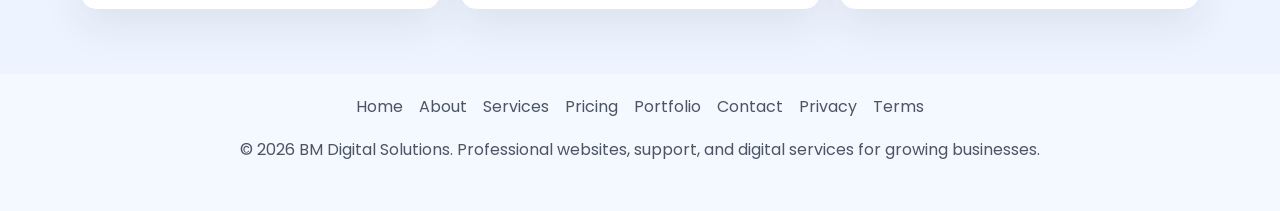
<file: pricing.html>
<!DOCTYPE html>
<html lang="en">
  <head>
    <meta charset="UTF-8" />
    <meta name="viewport" content="width=device-width, initial-scale=1.0" />
    <meta name="description" content="Browse pricing options for starter, business, and premium website packages from BM Digital Solutions." />
    <title>Pricing | BM Digital Solutions</title>
    <link rel="preconnect" href="https://fonts.googleapis.com" />
    <link rel="preconnect" href="https://fonts.gstatic.com" crossorigin />
    <link href="https://fonts.googleapis.com/css2?family=Poppins:wght@400;500;600;700;800&display=swap" rel="stylesheet" />
    <link rel="stylesheet" href="styles.css" />
    <!-- Google tag (gtag.js) -->
    <script async src="https://www.googletagmanager.com/gtag/js?id=G-LF1W4YRLGX"></script>
    <script>
      window.dataLayer = window.dataLayer || [];
      function gtag(){dataLayer.push(arguments);}
      gtag('js', new Date());
      gtag('config', 'G-LF1W4YRLGX');
    </script>
    <link rel="icon" href="images/favicon.svg" type="image/svg+xml" />
  </head>
  <body>
    <div class="loading-screen" aria-hidden="true">
      <div class="spinner"></div>
    </div>

    <header class="site-header">
      <div class="container nav-bar">
        <a class="brand" href="index.html" aria-label="BM Digital Solutions home">
          <img class="brand-logo" src="images/logo.svg" alt="BM Digital Solutions laptop logo" />
          <span class="brand-text">BM Digital Solutions</span>
        </a>
        <nav class="nav-links" aria-label="Primary navigation">
          <a href="index.html">Home</a>
          <a href="about.html">About</a>
          <a href="services.html">Services</a>
          <a href="pricing.html">Pricing</a>
          <a href="portfolio.html">Portfolio</a>
          <a href="contact.html">Contact</a>
        </nav>
        <button class="theme-toggle" type="button" aria-label="Toggle dark mode">☀️</button>
      </div>

      <div class="container page-hero">
        <p class="eyebrow">Pricing Plans</p>
        <h1>Choose a package that fits your business goals and budget.</h1>
      </div>
    </header>

    <main>
      <section class="section">
        <div class="container">
          <div class="section-heading">
            <p class="eyebrow">Pricing</p>
            <h2>Flexible options for businesses at different stages of growth</h2>
            <p>Our prices below are starting points. We can tailor each project to match your goals, content needs, and preferred timeline.</p>
          </div>
          <div class="pricing-grid">
            <article class="pricing-card">
              <h3>Starter</h3>
              <p class="price">From KSh 5,000</p>
              <ul>
                <li>Essential website pages</li>
                <li>Mobile-friendly design</li>
                <li>Contact form and WhatsApp button</li>
                <li>Basic SEO and quick launch</li>
              </ul>
              <a class="btn btn-secondary" href="contact.html">Choose Starter</a>
            </article>

            <article class="pricing-card featured">
              <h3>Business</h3>
              <p class="price">From KSh 10,000</p>
              <ul>
                <li>More pages and richer content</li>
                <li>SEO and analytics support</li>
                <li>Gallery, blog, or enquiry flow</li>
                <li>Ideal for growing brands</li>
              </ul>
              <a class="btn btn-primary" href="contact.html">Choose Business</a>
            </article>

            <article class="pricing-card">
              <h3>Premium</h3>
              <p class="price">From KSh 25,000</p>
              <ul>
                <li>Custom features and advanced design</li>
                <li>Priority support and tailored planning</li>
                <li>Booking, integrations, or extra pages</li>
                <li>Built for larger or more complex projects</li>
              </ul>
              <a class="btn btn-secondary" href="contact.html">Choose Premium</a>
            </article>
          </div>
        </div>
      </section>

      <section class="section section-alt">
        <div class="container">
          <div class="section-heading">
            <p class="eyebrow">Monthly care plans</p>
            <h2>Keep your website fresh, secure, and easy to manage every month</h2>
          </div>
          <div class="pricing-grid">
            <article class="pricing-card">
              <h3>Starter Care</h3>
              <p class="price">KSh 500/month</p>
              <ul>
                <li>Hosting support</li>
                <li>Basic updates and backups</li>
                <li>Helpful technical assistance</li>
              </ul>
            </article>
            <article class="pricing-card">
              <h3>Business Care</h3>
              <p class="price">KSh 1,000/month</p>
              <ul>
                <li>Everything in Starter Care</li>
                <li>Monthly SEO support</li>
                <li>Performance checks and improvements</li>
              </ul>
            </article>
            <article class="pricing-card">
              <h3>Premium Care</h3>
              <p class="price">KSh 2,000/month</p>
              <ul>
                <li>Unlimited updates</li>
                <li>Priority support</li>
                <li>Ongoing monitoring and maintenance</li>
              </ul>
            </article>
          </div>
        </div>
      </section>
    </main>

    <footer class="site-footer">
      <div class="container footer-wrap">
        <div class="footer-links">
          <a href="index.html">Home</a>
          <a href="about.html">About</a>
          <a href="services.html">Services</a>
          <a href="pricing.html">Pricing</a>
          <a href="portfolio.html">Portfolio</a>
          <a href="contact.html">Contact</a>
          <a href="privacy.html">Privacy</a>
          <a href="terms.html">Terms</a>
        </div>
        <p>© <span id="year"></span> BM Digital Solutions. Professional websites, support, and digital services for growing businesses.</p>
      </div>
    </footer>

    <a class="back-to-top" href="#top" aria-label="Back to top">↑</a>
    <a class="whatsapp-float" href="https://wa.me/254711608106" target="_blank" rel="noreferrer" aria-label="Chat on WhatsApp">💬</a>

    <script src="script.js"></script>
  </body>
</html>
</file>
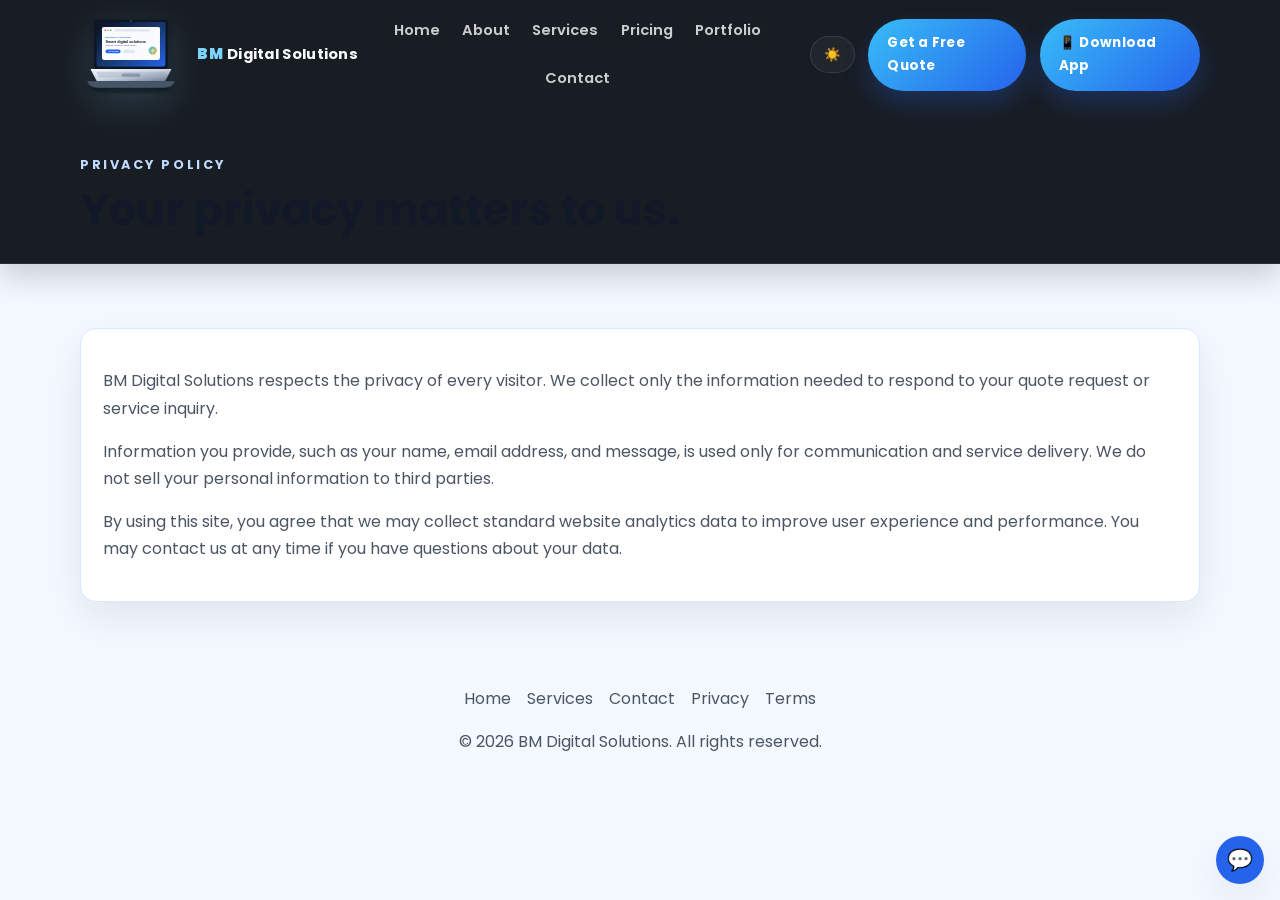
<file: privacy.html>
<!DOCTYPE html>
<html lang="en">
  <head>
    <meta charset="UTF-8" />
    <meta name="viewport" content="width=device-width, initial-scale=1.0" />
    <meta name="description" content="Read BM Digital Solutions privacy policy and data handling information." />
    <title>Privacy Policy | BM Digital Solutions</title>
    <link rel="preconnect" href="https://fonts.googleapis.com" />
    <link rel="preconnect" href="https://fonts.gstatic.com" crossorigin />
    <link href="https://fonts.googleapis.com/css2?family=Poppins:wght@400;500;600;700;800&display=swap" rel="stylesheet" />
    <link rel="stylesheet" href="styles.css" />
    <!-- Google tag (gtag.js) -->
    <script async src="https://www.googletagmanager.com/gtag/js?id=G-LF1W4YRLGX"></script>
    <script>
      window.dataLayer = window.dataLayer || [];
      function gtag(){dataLayer.push(arguments);}
      gtag('js', new Date());
      gtag('config', 'G-LF1W4YRLGX');
    </script>
    <link rel="icon" href="images/favicon.svg" type="image/svg+xml" />
  </head>
  <body>
    <div class="loading-screen" aria-hidden="true">
      <div class="spinner"></div>
    </div>

    <header class="site-header">
      <div class="container nav-bar">
        <a class="brand" href="index.html" aria-label="BM Digital Solutions home">
          <img class="brand-logo" src="images/logo.svg" alt="BM Digital Solutions laptop logo" />
          <span class="brand-text">BM Digital Solutions</span>
        </a>
        <nav class="nav-links" aria-label="Primary navigation">
          <a href="index.html">Home</a>
          <a href="about.html">About</a>
          <a href="services.html">Services</a>
          <a href="pricing.html">Pricing</a>
          <a href="portfolio.html">Portfolio</a>
          <a href="contact.html">Contact</a>
        </nav>
        <button class="theme-toggle" type="button" aria-label="Toggle dark mode">☀️</button>
      </div>

      <div class="container page-hero">
        <p class="eyebrow">Privacy Policy</p>
        <h1>Your privacy matters to us.</h1>
      </div>
    </header>

    <main>
      <section class="section">
        <div class="container policy-card">
          <p>BM Digital Solutions respects the privacy of every visitor. We collect only the information needed to respond to your quote request or service inquiry.</p>
          <p>Information you provide, such as your name, email address, and message, is used only for communication and service delivery. We do not sell your personal information to third parties.</p>
          <p>By using this site, you agree that we may collect standard website analytics data to improve user experience and performance. You may contact us at any time if you have questions about your data.</p>
        </div>
      </section>
    </main>

    <footer class="site-footer">
      <div class="container footer-wrap">
        <div class="footer-links">
          <a href="index.html">Home</a>
          <a href="services.html">Services</a>
          <a href="contact.html">Contact</a>
          <a href="privacy.html">Privacy</a>
          <a href="terms.html">Terms</a>
        </div>
        <p>© <span id="year"></span> BM Digital Solutions. All rights reserved.</p>
      </div>
    </footer>

    <a class="back-to-top" href="#top" aria-label="Back to top">↑</a>
    <a class="whatsapp-float" href="https://wa.me/254711608106" target="_blank" rel="noreferrer" aria-label="Chat on WhatsApp">💬</a>

    <script src="script.js"></script>
  </body>
</html>
</file>
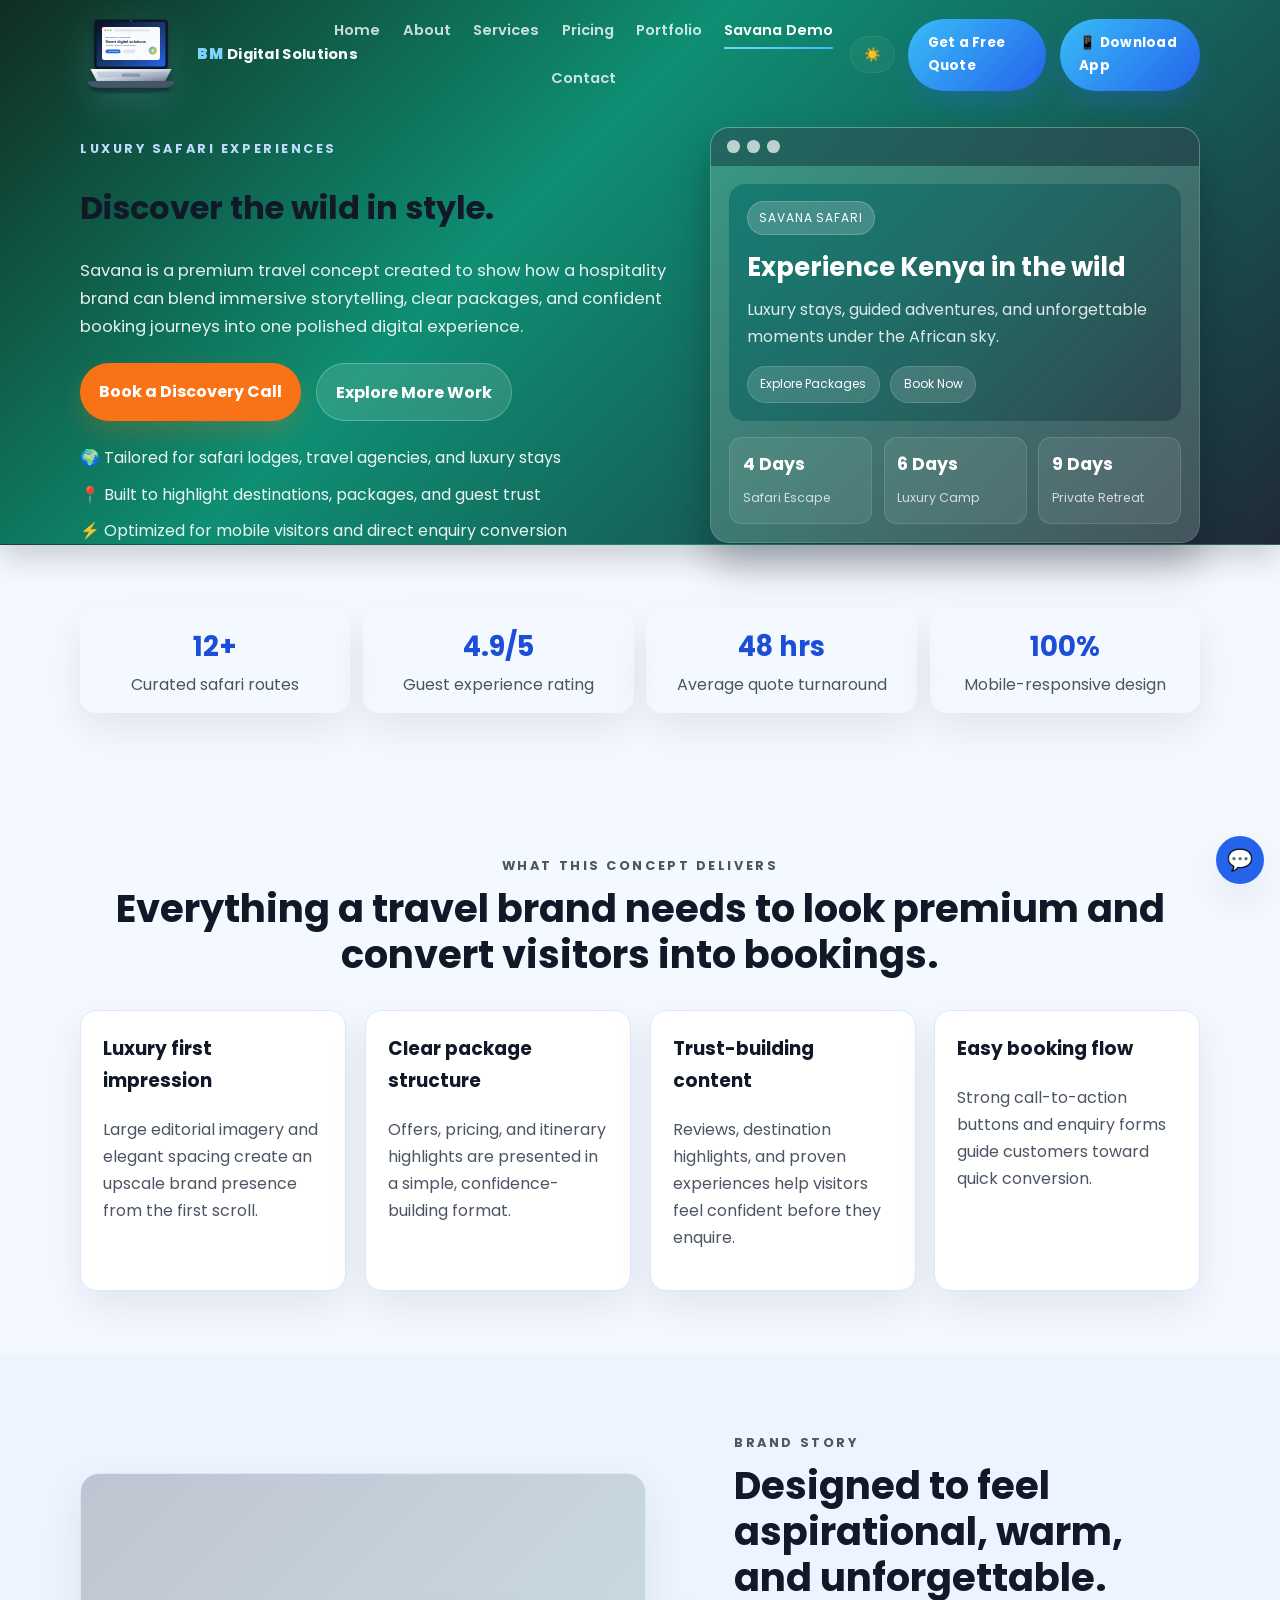
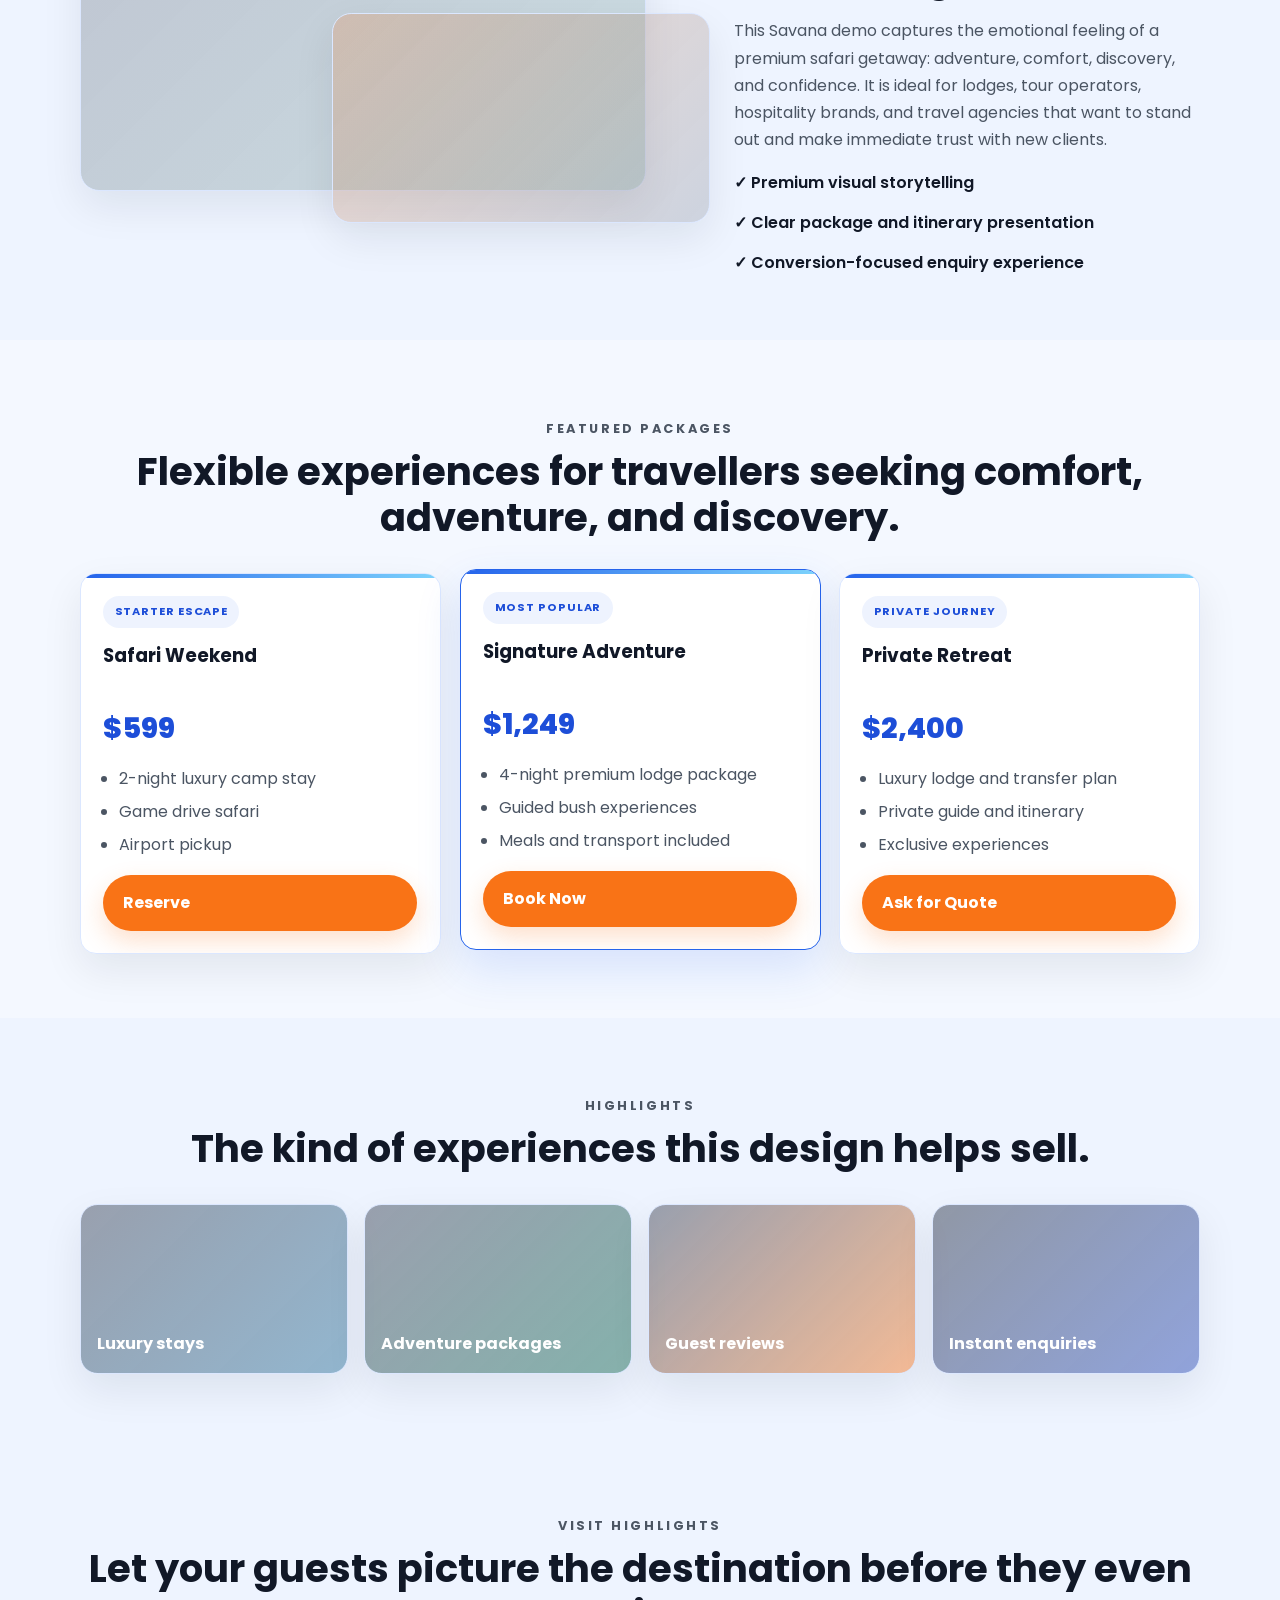
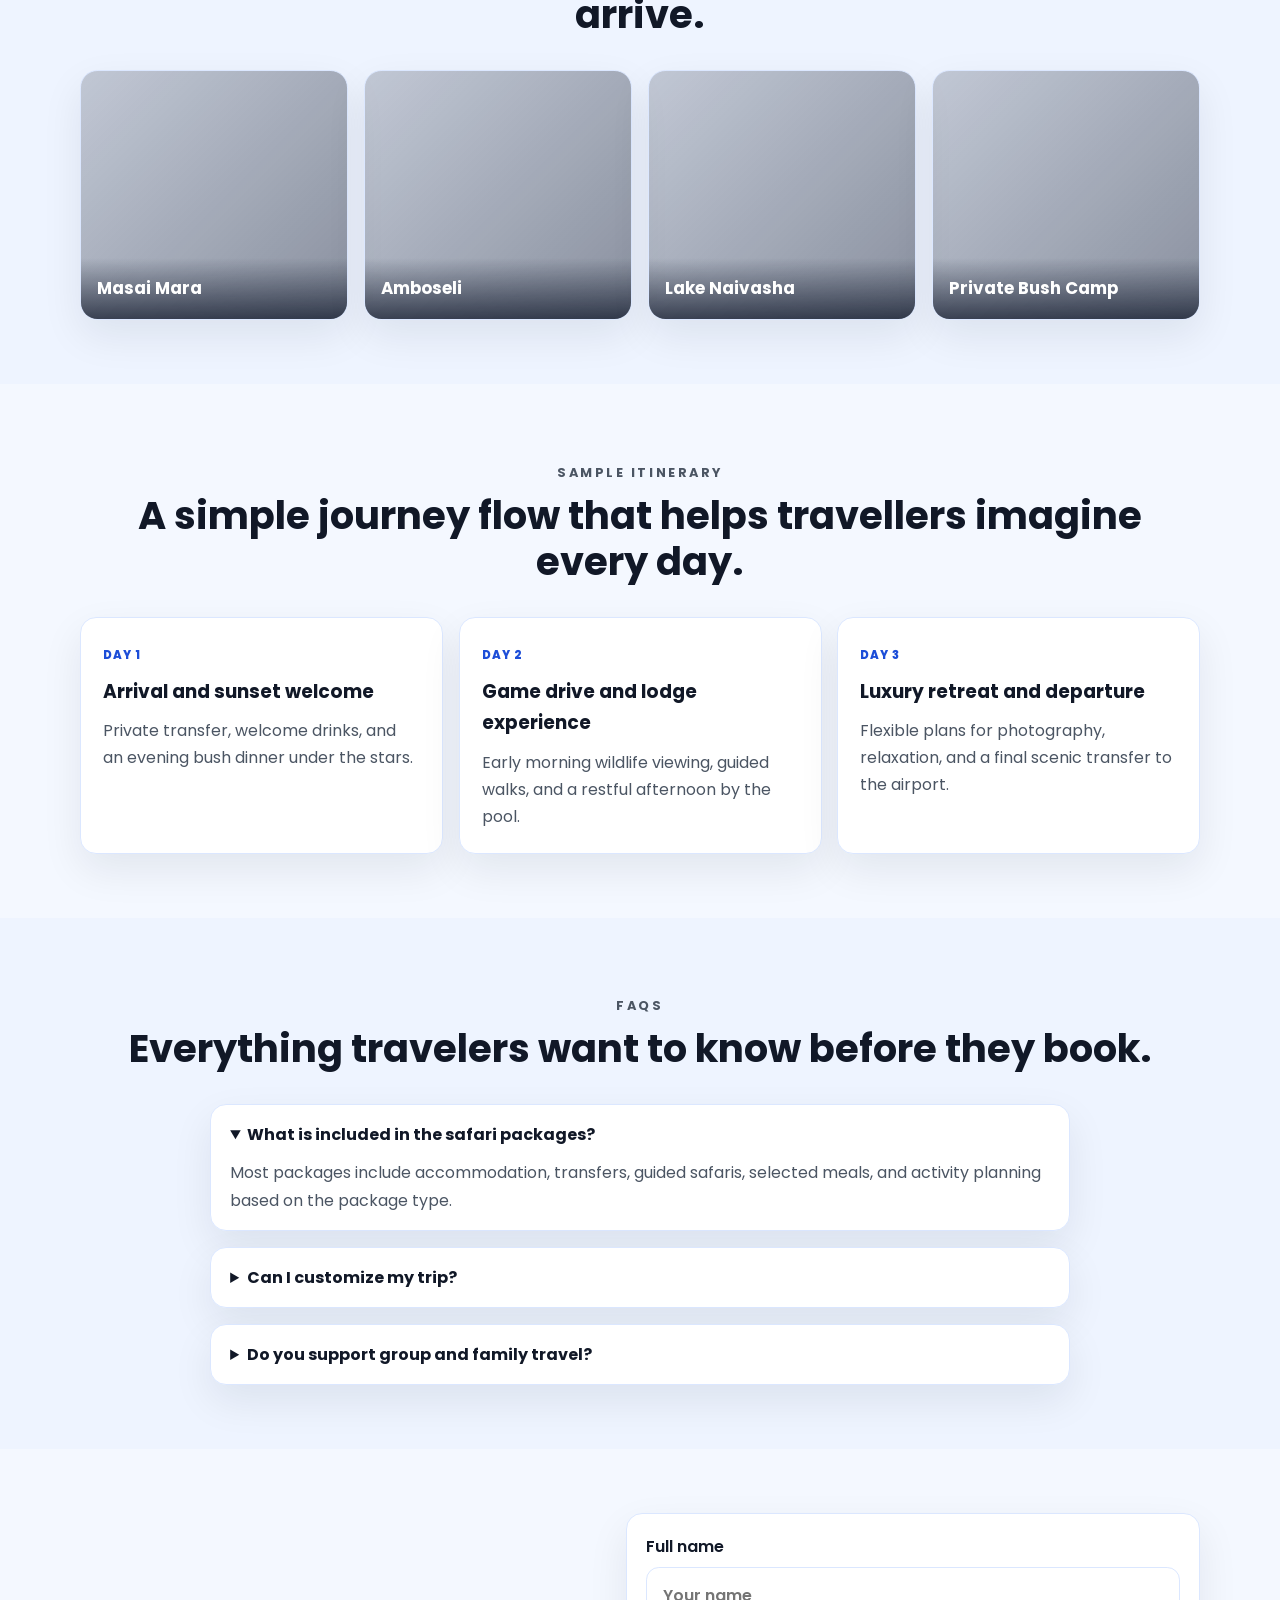
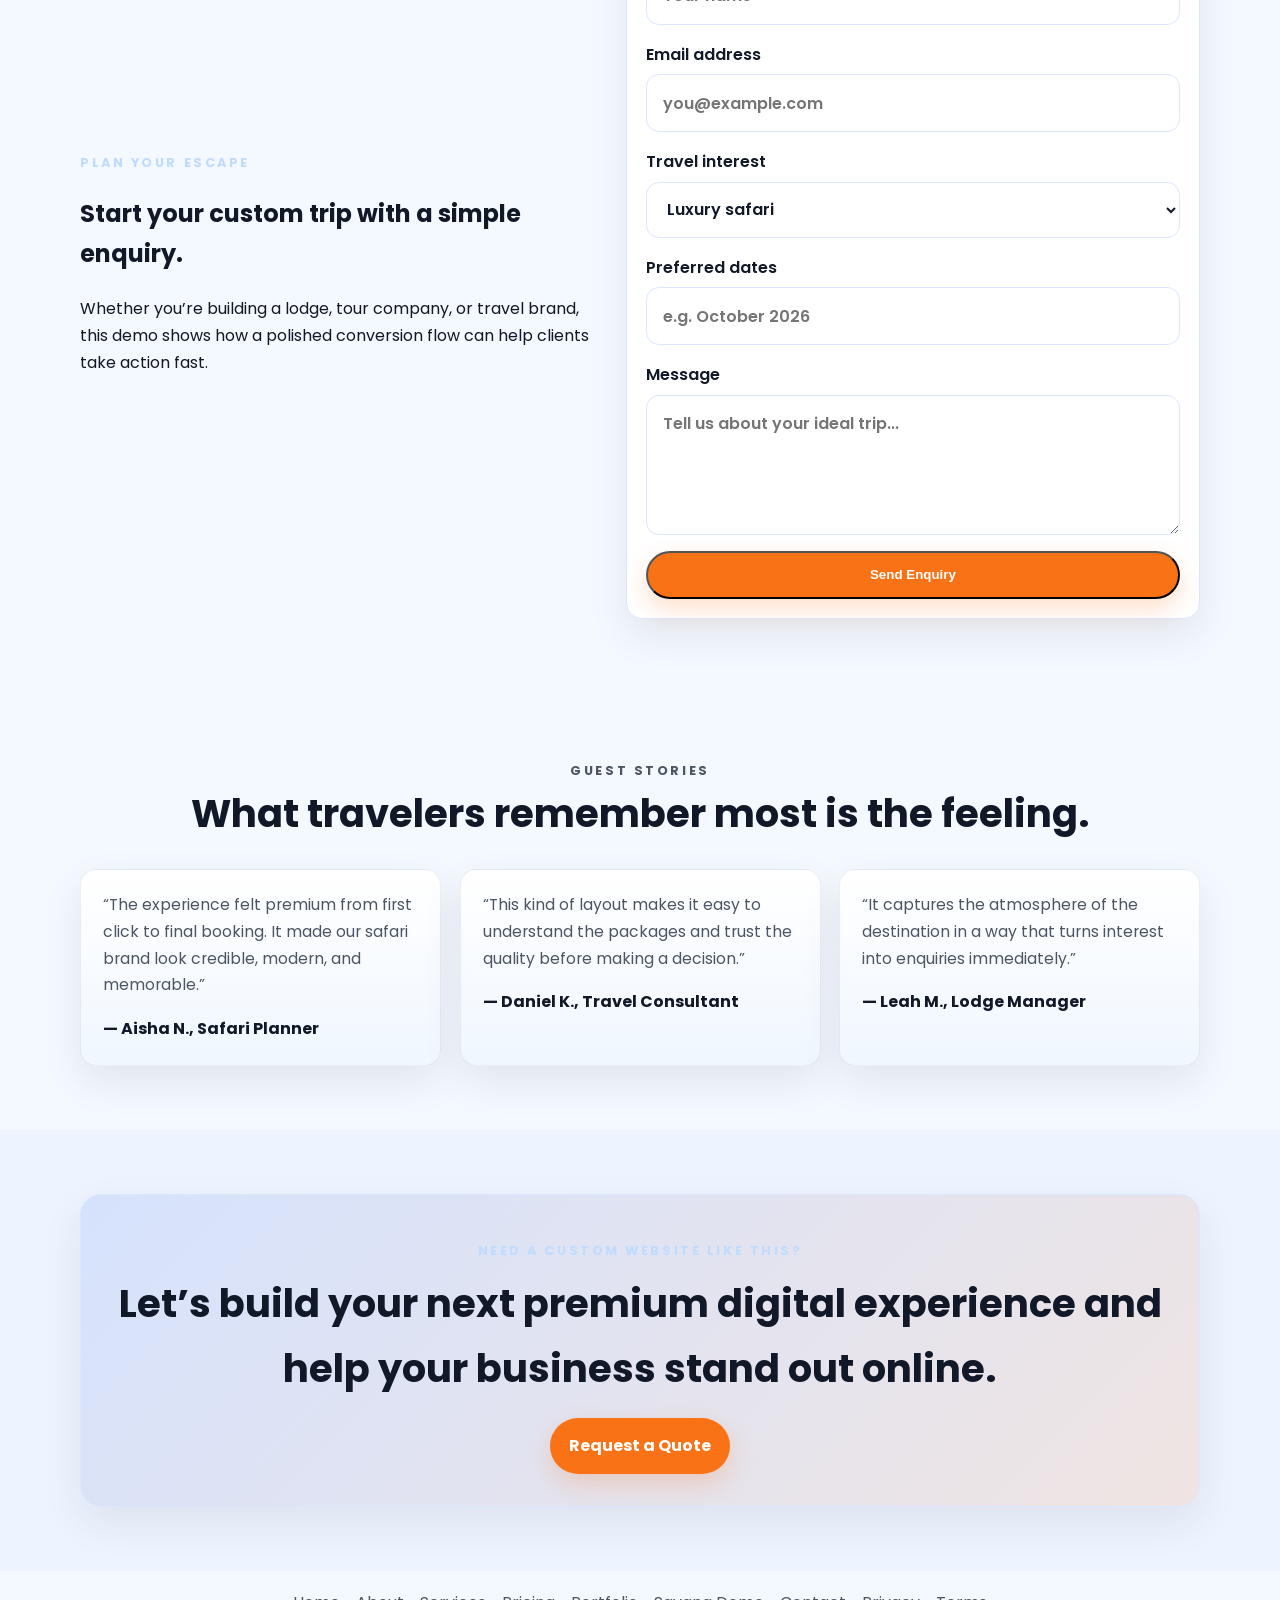
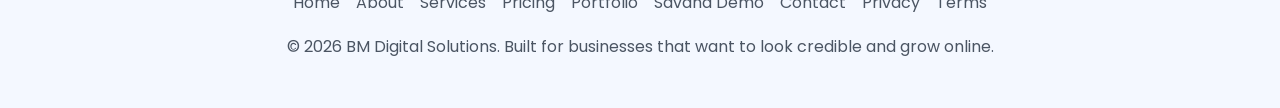
<file: savana-demo.html>
<!DOCTYPE html>
<html lang="en">
  <head>
    <meta charset="UTF-8" />
    <meta name="viewport" content="width=device-width, initial-scale=1.0" />
    <meta name="description" content="Luxury safari and travel demo website concept created by BM Digital Solutions for tourism and hospitality brands." />
    <title>Savana Demo | BM Digital Solutions</title>
    <link rel="preconnect" href="https://fonts.googleapis.com" />
    <link rel="preconnect" href="https://fonts.gstatic.com" crossorigin />
    <link href="https://fonts.googleapis.com/css2?family=Poppins:wght@400;500;600;700;800&display=swap" rel="stylesheet" />
    <link rel="stylesheet" href="styles.css" />
    <script async src="https://www.googletagmanager.com/gtag/js?id=G-LF1W4YRLGX"></script>
    <script>
      window.dataLayer = window.dataLayer || [];
      function gtag(){dataLayer.push(arguments);}
      gtag('js', new Date());
      gtag('config', 'G-LF1W4YRLGX');
    </script>
    <link rel="icon" href="images/favicon.svg" type="image/svg+xml" />
  </head>
  <body>
    <div class="loading-screen" aria-hidden="true">
      <div class="spinner"></div>
    </div>

    <header class="site-header savana-header">
      <div class="container nav-bar">
        <a class="brand" href="index.html" aria-label="BM Digital Solutions home">
          <img class="brand-logo" src="images/logo.svg" alt="BM Digital Solutions laptop logo" />
          <span class="brand-text">BM Digital Solutions</span>
        </a>
        <nav class="nav-links" aria-label="Primary navigation">
          <a href="index.html">Home</a>
          <a href="about.html">About</a>
          <a href="services.html">Services</a>
          <a href="pricing.html">Pricing</a>
          <a href="portfolio.html">Portfolio</a>
          <a href="savana-demo.html">Savana Demo</a>
          <a href="contact.html">Contact</a>
        </nav>
        <button class="theme-toggle" type="button" aria-label="Toggle dark mode">☀️</button>
      </div>

      <div class="container demo-hero" id="top">
        <div class="demo-copy">
          <p class="eyebrow">Luxury safari experiences</p>
          <h1>Discover the wild in style.</h1>
          <p class="hero-text">
            Savana is a premium travel concept created to show how a hospitality brand can blend immersive storytelling, clear packages, and confident booking journeys into one polished digital experience.
          </p>
          <div class="hero-actions">
            <a class="btn btn-primary" href="contact.html">Book a Discovery Call</a>
            <a class="btn btn-secondary" href="portfolio.html">Explore More Work</a>
          </div>
          <ul class="feature-list">
            <li>🌍 Tailored for safari lodges, travel agencies, and luxury stays</li>
            <li>📍 Built to highlight destinations, packages, and guest trust</li>
            <li>⚡ Optimized for mobile visitors and direct enquiry conversion</li>
          </ul>
        </div>

        <div class="browser-window" aria-label="Savana website mockup">
          <div class="browser-bar">
            <span></span>
            <span></span>
            <span></span>
          </div>
          <div class="browser-content">
            <div class="browser-hero">
              <span class="browser-badge">Savana Safari</span>
              <h2>Experience Kenya in the wild</h2>
              <p>Luxury stays, guided adventures, and unforgettable moments under the African sky.</p>
              <div class="browser-actions">
                <span>Explore Packages</span>
                <span>Book Now</span>
              </div>
            </div>
            <div class="browser-grid">
              <div class="mini-card">
                <strong>4 Days</strong>
                <span>Safari Escape</span>
              </div>
              <div class="mini-card">
                <strong>6 Days</strong>
                <span>Luxury Camp</span>
              </div>
              <div class="mini-card">
                <strong>9 Days</strong>
                <span>Private Retreat</span>
              </div>
            </div>
          </div>
        </div>
      </div>
    </header>

    <main>
      <section class="section stats-band">
        <div class="container stat-grid savana-stats">
          <div class="stat-item">
            <strong>12+</strong>
            <span>Curated safari routes</span>
          </div>
          <div class="stat-item">
            <strong>4.9/5</strong>
            <span>Guest experience rating</span>
          </div>
          <div class="stat-item">
            <strong>48 hrs</strong>
            <span>Average quote turnaround</span>
          </div>
          <div class="stat-item">
            <strong>100%</strong>
            <span>Mobile-responsive design</span>
          </div>
        </div>
      </section>

      <section class="section">
        <div class="container">
          <div class="section-heading">
            <p class="eyebrow">What this concept delivers</p>
            <h2>Everything a travel brand needs to look premium and convert visitors into bookings.</h2>
          </div>
          <div class="service-grid">
            <article class="content-card">
              <h3>Luxury first impression</h3>
              <p>Large editorial imagery and elegant spacing create an upscale brand presence from the first scroll.</p>
            </article>
            <article class="content-card">
              <h3>Clear package structure</h3>
              <p>Offers, pricing, and itinerary highlights are presented in a simple, confidence-building format.</p>
            </article>
            <article class="content-card">
              <h3>Trust-building content</h3>
              <p>Reviews, destination highlights, and proven experiences help visitors feel confident before they enquire.</p>
            </article>
            <article class="content-card">
              <h3>Easy booking flow</h3>
              <p>Strong call-to-action buttons and enquiry forms guide customers toward quick conversion.</p>
            </article>
          </div>
        </div>
      </section>

      <section class="section section-alt">
        <div class="container split-section">
          <div class="savana-visual">
            <div class="image-panel image-panel-large"></div>
            <div class="image-panel image-panel-small"></div>
          </div>

          <div>
            <p class="eyebrow">Brand story</p>
            <h2>Designed to feel aspirational, warm, and unforgettable.</h2>
            <p>
              This Savana demo captures the emotional feeling of a premium safari getaway: adventure, comfort, discovery, and confidence. It is ideal for lodges, tour operators, hospitality brands, and travel agencies that want to stand out and make immediate trust with new clients.
            </p>
            <div class="check-list">
              <div>✓ Premium visual storytelling</div>
              <div>✓ Clear package and itinerary presentation</div>
              <div>✓ Conversion-focused enquiry experience</div>
            </div>
          </div>
        </div>
      </section>

      <section class="section">
        <div class="container">
          <div class="section-heading">
            <p class="eyebrow">Featured packages</p>
            <h2>Flexible experiences for travellers seeking comfort, adventure, and discovery.</h2>
          </div>
          <div class="pricing-grid savana-packages">
            <article class="pricing-card">
              <span class="package-tag">Starter Escape</span>
              <h3>Safari Weekend</h3>
              <p class="price">$599</p>
              <ul>
                <li>2-night luxury camp stay</li>
                <li>Game drive safari</li>
                <li>Airport pickup</li>
              </ul>
              <a class="btn btn-primary" href="contact.html">Reserve</a>
            </article>

            <article class="pricing-card featured">
              <span class="package-tag">Most Popular</span>
              <h3>Signature Adventure</h3>
              <p class="price">$1,249</p>
              <ul>
                <li>4-night premium lodge package</li>
                <li>Guided bush experiences</li>
                <li>Meals and transport included</li>
              </ul>
              <a class="btn btn-primary" href="contact.html">Book Now</a>
            </article>

            <article class="pricing-card">
              <span class="package-tag">Private Journey</span>
              <h3>Private Retreat</h3>
              <p class="price">$2,400</p>
              <ul>
                <li>Luxury lodge and transfer plan</li>
                <li>Private guide and itinerary</li>
                <li>Exclusive experiences</li>
              </ul>
              <a class="btn btn-primary" href="contact.html">Ask for Quote</a>
            </article>
          </div>
        </div>
      </section>

      <section class="section section-alt">
        <div class="container">
          <div class="section-heading">
            <p class="eyebrow">Highlights</p>
            <h2>The kind of experiences this design helps sell.</h2>
          </div>
          <div class="demo-tiles">
            <div class="demo-tile tile-one"><span>Luxury stays</span></div>
            <div class="demo-tile tile-two"><span>Adventure packages</span></div>
            <div class="demo-tile tile-three"><span>Guest reviews</span></div>
            <div class="demo-tile tile-four"><span>Instant enquiries</span></div>
          </div>
        </div>
      </section>

      <section class="section section-alt">
        <div class="container">
          <div class="section-heading">
            <p class="eyebrow">Visit highlights</p>
            <h2>Let your guests picture the destination before they even arrive.</h2>
          </div>
          <div class="gallery-grid">
            <article class="gallery-card gallery-one">
              <div class="gallery-overlay">
                <span>Masai Mara</span>
              </div>
            </article>
            <article class="gallery-card gallery-two">
              <div class="gallery-overlay">
                <span>Amboseli</span>
              </div>
            </article>
            <article class="gallery-card gallery-three">
              <div class="gallery-overlay">
                <span>Lake Naivasha</span>
              </div>
            </article>
            <article class="gallery-card gallery-four">
              <div class="gallery-overlay">
                <span>Private Bush Camp</span>
              </div>
            </article>
          </div>
        </div>
      </section>

      <section class="section">
        <div class="container">
          <div class="section-heading">
            <p class="eyebrow">Sample itinerary</p>
            <h2>A simple journey flow that helps travellers imagine every day.</h2>
          </div>
          <div class="timeline">
            <div class="timeline-item">
              <span class="timeline-day">Day 1</span>
              <h3>Arrival and sunset welcome</h3>
              <p>Private transfer, welcome drinks, and an evening bush dinner under the stars.</p>
            </div>
            <div class="timeline-item">
              <span class="timeline-day">Day 2</span>
              <h3>Game drive and lodge experience</h3>
              <p>Early morning wildlife viewing, guided walks, and a restful afternoon by the pool.</p>
            </div>
            <div class="timeline-item">
              <span class="timeline-day">Day 3</span>
              <h3>Luxury retreat and departure</h3>
              <p>Flexible plans for photography, relaxation, and a final scenic transfer to the airport.</p>
            </div>
          </div>
        </div>
      </section>

      <section class="section section-alt">
        <div class="container">
          <div class="section-heading">
            <p class="eyebrow">FAQs</p>
            <h2>Everything travelers want to know before they book.</h2>
          </div>
          <div class="faq-list">
            <details class="faq-item" open>
              <summary>What is included in the safari packages?</summary>
              <p>Most packages include accommodation, transfers, guided safaris, selected meals, and activity planning based on the package type.</p>
            </details>
            <details class="faq-item">
              <summary>Can I customize my trip?</summary>
              <p>Yes. Private and signature journeys can be adapted for dates, group size, room preferences, and activity preferences.</p>
            </details>
            <details class="faq-item">
              <summary>Do you support group and family travel?</summary>
              <p>Absolutely. The experience can be tailored for couples, families, friends, and private group excursions.</p>
            </details>
          </div>
        </div>
      </section>

      <section class="section">
        <div class="container booking-wrap">
          <div>
            <p class="eyebrow">Plan your escape</p>
            <h2>Start your custom trip with a simple enquiry.</h2>
            <p>Whether you’re building a lodge, tour company, or travel brand, this demo shows how a polished conversion flow can help clients take action fast.</p>
          </div>
          <form class="booking-form">
            <label>
              Full name
              <input type="text" placeholder="Your name" />
            </label>
            <label>
              Email address
              <input type="email" placeholder="you@example.com" />
            </label>
            <label>
              Travel interest
              <select>
                <option>Luxury safari</option>
                <option>Private retreat</option>
                <option>Family trip</option>
                <option>Custom itinerary</option>
              </select>
            </label>
            <label>
              Preferred dates
              <input type="text" placeholder="e.g. October 2026" />
            </label>
            <label>
              Message
              <textarea placeholder="Tell us about your ideal trip..."></textarea>
            </label>
            <button class="btn btn-primary" type="submit">Send Enquiry</button>
          </form>
        </div>
      </section>

      <section class="section">
        <div class="container">
          <div class="section-heading">
            <p class="eyebrow">Guest stories</p>
            <h2>What travelers remember most is the feeling.</h2>
          </div>
          <div class="testimonial-grid">
            <article class="testimonial-card">
              <p>“The experience felt premium from first click to final booking. It made our safari brand look credible, modern, and memorable.”</p>
              <strong>— Aisha N., Safari Planner</strong>
            </article>
            <article class="testimonial-card">
              <p>“This kind of layout makes it easy to understand the packages and trust the quality before making a decision.”</p>
              <strong>— Daniel K., Travel Consultant</strong>
            </article>
            <article class="testimonial-card">
              <p>“It captures the atmosphere of the destination in a way that turns interest into enquiries immediately.”</p>
              <strong>— Leah M., Lodge Manager</strong>
            </article>
          </div>
        </div>
      </section>

      <section class="section section-alt">
        <div class="container cta-panel">
          <p class="eyebrow">Need a custom website like this?</p>
          <h2>Let’s build your next premium digital experience and help your business stand out online.</h2>
          <a class="btn btn-primary" href="contact.html">Request a Quote</a>
        </div>
      </section>
    </main>

    <footer class="site-footer">
      <div class="container footer-wrap">
        <div class="footer-links">
          <a href="index.html">Home</a>
          <a href="about.html">About</a>
          <a href="services.html">Services</a>
          <a href="pricing.html">Pricing</a>
          <a href="portfolio.html">Portfolio</a>
          <a href="savana-demo.html">Savana Demo</a>
          <a href="contact.html">Contact</a>
          <a href="privacy.html">Privacy</a>
          <a href="terms.html">Terms</a>
        </div>
        <p>© <span id="year"></span> BM Digital Solutions. Built for businesses that want to look credible and grow online.</p>
      </div>
    </footer>

    <a class="back-to-top" href="#top" aria-label="Back to top">↑</a>
    <a class="whatsapp-float" href="https://wa.me/254711608106" target="_blank" rel="noreferrer" aria-label="Chat on WhatsApp">💬</a>

    <script src="script.js"></script>
  </body>
</html>
</file>
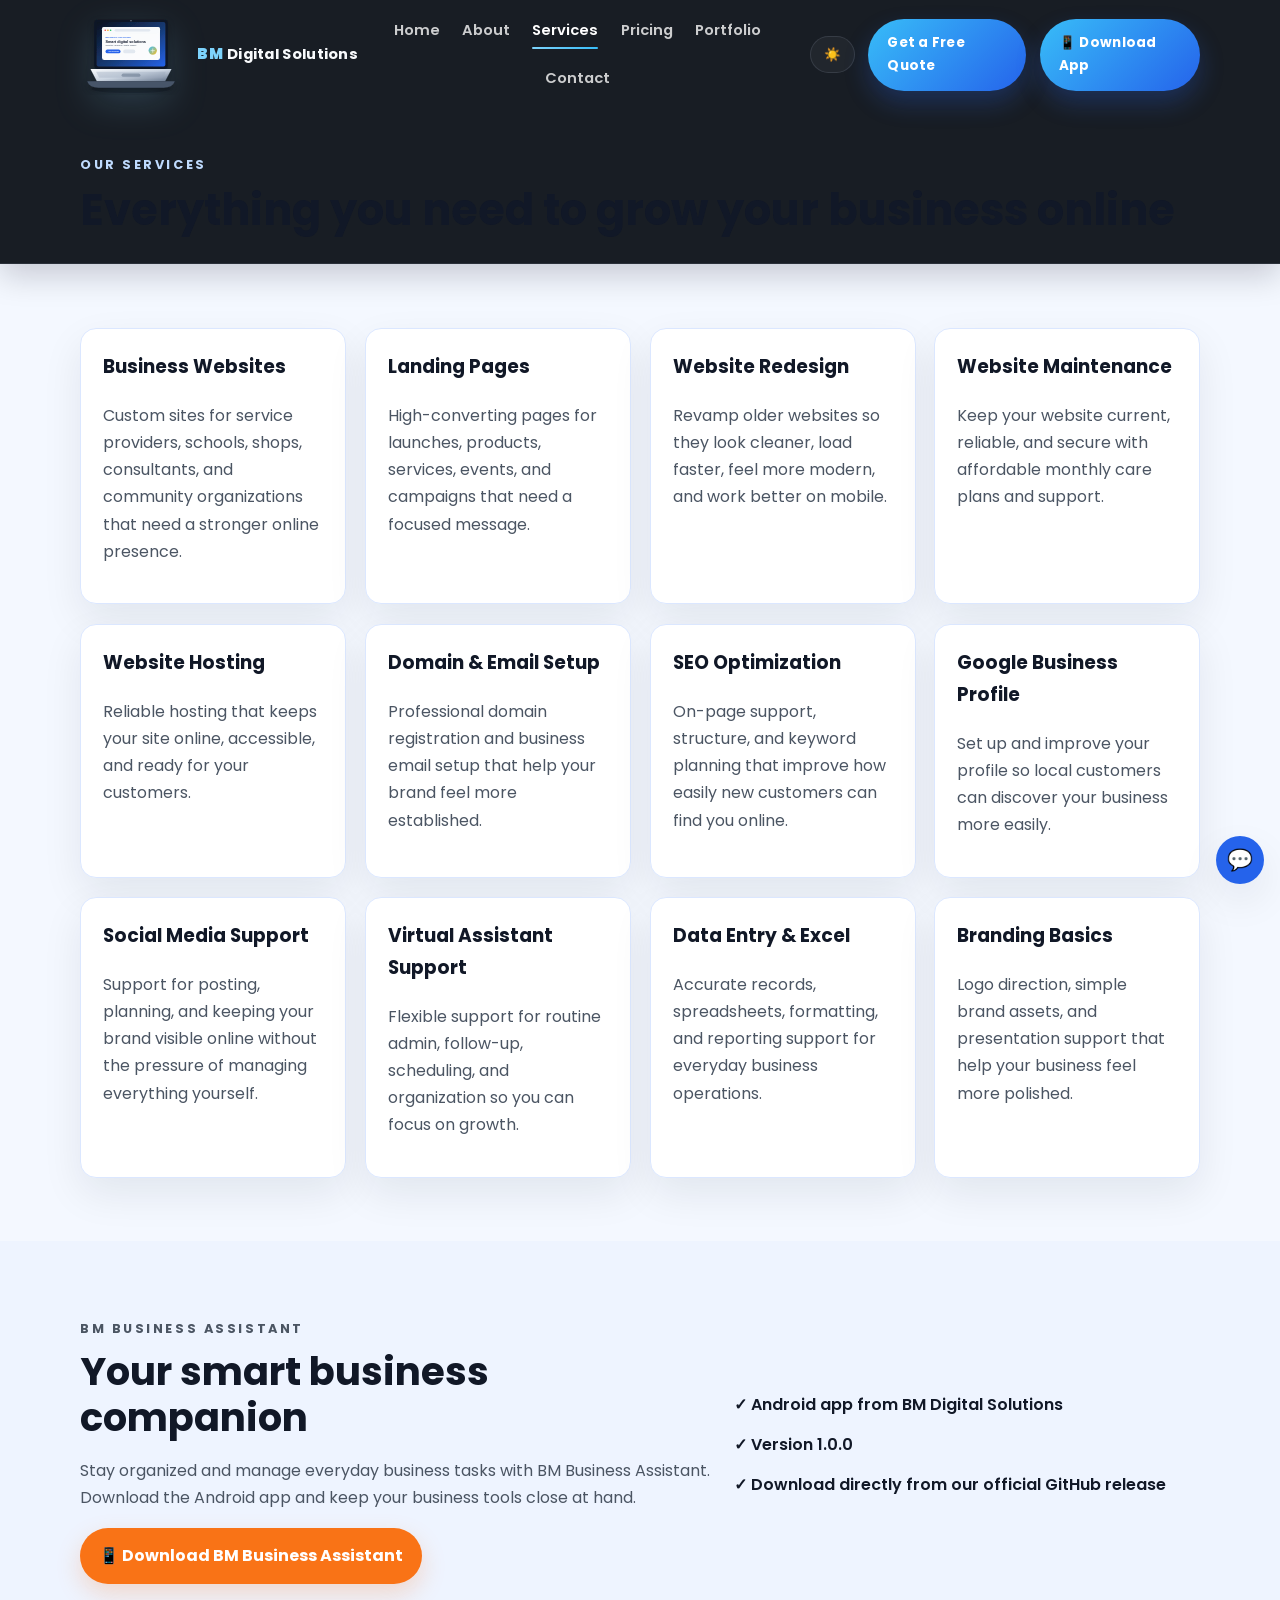
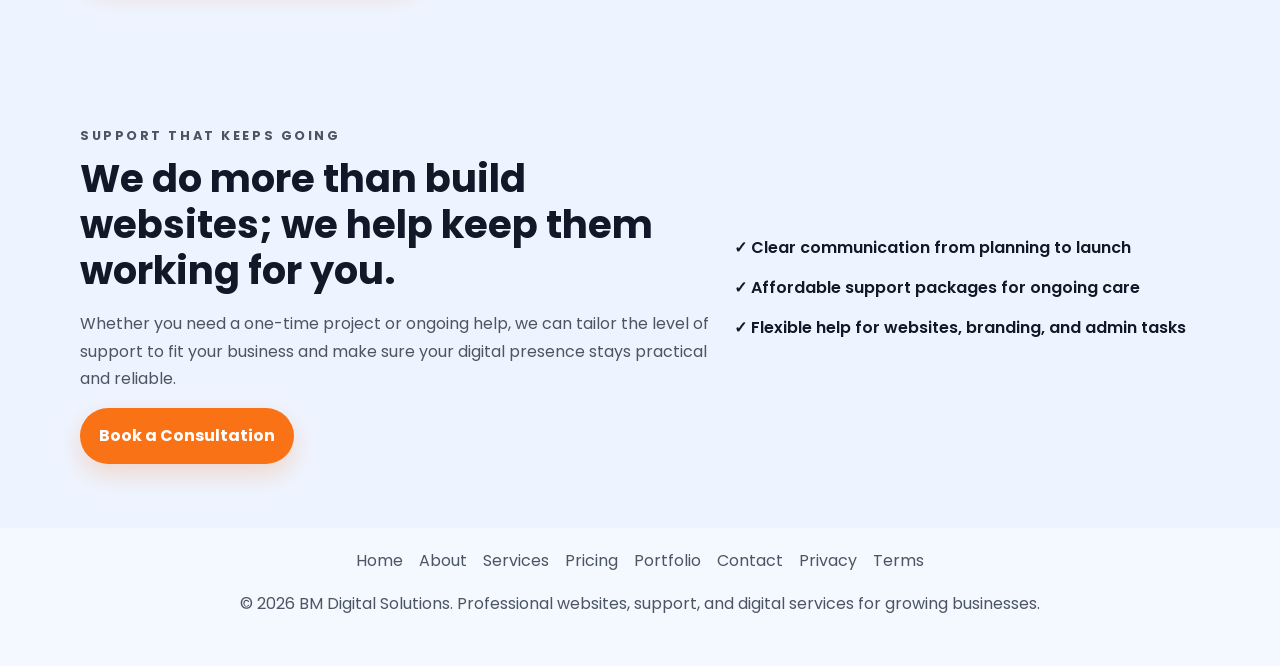
<file: services.html>
<!DOCTYPE html>
<html lang="en">
  <head>
    <meta charset="UTF-8" />
    <meta name="viewport" content="width=device-width, initial-scale=1.0" />
    <meta name="description" content="Explore the website, branding, maintenance, hosting, SEO, and support services offered by BM Digital Solutions." />
    <title>Services | BM Digital Solutions</title>
    <link rel="preconnect" href="https://fonts.googleapis.com" />
    <link rel="preconnect" href="https://fonts.gstatic.com" crossorigin />
    <link href="https://fonts.googleapis.com/css2?family=Poppins:wght@400;500;600;700;800&display=swap" rel="stylesheet" />
    <link rel="stylesheet" href="styles.css" />
    <!-- Google tag (gtag.js) -->
    <script async src="https://www.googletagmanager.com/gtag/js?id=G-LF1W4YRLGX"></script>
    <script>
      window.dataLayer = window.dataLayer || [];
      function gtag(){dataLayer.push(arguments);}
      gtag('js', new Date());
      gtag('config', 'G-LF1W4YRLGX');
    </script>
    <link rel="icon" href="images/favicon.svg" type="image/svg+xml" />
  </head>
  <body>
    <div class="loading-screen" aria-hidden="true">
      <div class="spinner"></div>
    </div>

    <header class="site-header">
      <div class="container nav-bar">
        <a class="brand" href="index.html" aria-label="BM Digital Solutions home">
          <img class="brand-logo" src="images/logo.svg" alt="BM Digital Solutions laptop logo" />
          <span class="brand-text">BM Digital Solutions</span>
        </a>
        <nav class="nav-links" aria-label="Primary navigation">
          <a href="index.html">Home</a>
          <a href="about.html">About</a>
          <a href="services.html">Services</a>
          <a href="pricing.html">Pricing</a>
          <a href="portfolio.html">Portfolio</a>
          <a href="contact.html">Contact</a>
        </nav>
        <button class="theme-toggle" type="button" aria-label="Toggle dark mode">☀️</button>
      </div>

      <div class="container page-hero">
        <p class="eyebrow">Our Services</p>
        <h1>Everything you need to grow your business online</h1>
      </div>
    </header>

    <main>
      <section class="section">
        <div class="container service-grid">
          <article class="content-card">
            <h3>Business Websites</h3>
            <p>Custom sites for service providers, schools, shops, consultants, and community organizations that need a stronger online presence.</p>
          </article>
          <article class="content-card">
            <h3>Landing Pages</h3>
            <p>High-converting pages for launches, products, services, events, and campaigns that need a focused message.</p>
          </article>
          <article class="content-card">
            <h3>Website Redesign</h3>
            <p>Revamp older websites so they look cleaner, load faster, feel more modern, and work better on mobile.</p>
          </article>
          <article class="content-card">
            <h3>Website Maintenance</h3>
            <p>Keep your website current, reliable, and secure with affordable monthly care plans and support.</p>
          </article>
          <article class="content-card">
            <h3>Website Hosting</h3>
            <p>Reliable hosting that keeps your site online, accessible, and ready for your customers.</p>
          </article>
          <article class="content-card">
            <h3>Domain & Email Setup</h3>
            <p>Professional domain registration and business email setup that help your brand feel more established.</p>
          </article>
          <article class="content-card">
            <h3>SEO Optimization</h3>
            <p>On-page support, structure, and keyword planning that improve how easily new customers can find you online.</p>
          </article>
          <article class="content-card">
            <h3>Google Business Profile</h3>
            <p>Set up and improve your profile so local customers can discover your business more easily.</p>
          </article>
          <article class="content-card">
            <h3>Social Media Support</h3>
            <p>Support for posting, planning, and keeping your brand visible online without the pressure of managing everything yourself.</p>
          </article>
          <article class="content-card">
            <h3>Virtual Assistant Support</h3>
            <p>Flexible support for routine admin, follow-up, scheduling, and organization so you can focus on growth.</p>
          </article>
          <article class="content-card">
            <h3>Data Entry & Excel</h3>
            <p>Accurate records, spreadsheets, formatting, and reporting support for everyday business operations.</p>
          </article>
          <article class="content-card">
            <h3>Branding Basics</h3>
            <p>Logo direction, simple brand assets, and presentation support that help your business feel more polished.</p>
          </article>
        </div>
      </section>

      <section class="section section-alt">
        <div class="container split-section">
          <div>
            <p class="eyebrow">BM Business Assistant</p>
            <h2>Your smart business companion</h2>
            <p>Stay organized and manage everyday business tasks with BM Business Assistant. Download the Android app and keep your business tools close at hand.</p>
            <a class="btn btn-primary" href="https://github.com/femoh-cpu/BM-Digital-solutions/releases/download/v1.0.0/application-6575e8eb-55db-4ecf-9e5a-1608bd28be9e.apk" target="_blank" rel="noopener">📱 Download BM Business Assistant</a>
          </div>
          <div class="check-list">
            <div>✓ Android app from BM Digital Solutions</div>
            <div>✓ Version 1.0.0</div>
            <div>✓ Download directly from our official GitHub release</div>
          </div>
        </div>
      </section>

      <section class="section section-alt">
        <div class="container split-section">
          <div>
            <p class="eyebrow">Support that keeps going</p>
            <h2>We do more than build websites; we help keep them working for you.</h2>
            <p>Whether you need a one-time project or ongoing help, we can tailor the level of support to fit your business and make sure your digital presence stays practical and reliable.</p>
            <a class="btn btn-primary" href="contact.html">Book a Consultation</a>
          </div>
          <div class="check-list">
            <div>✓ Clear communication from planning to launch</div>
            <div>✓ Affordable support packages for ongoing care</div>
            <div>✓ Flexible help for websites, branding, and admin tasks</div>
          </div>
        </div>
      </section>
    </main>

    <footer class="site-footer">
      <div class="container footer-wrap">
        <div class="footer-links">
          <a href="index.html">Home</a>
          <a href="about.html">About</a>
          <a href="services.html">Services</a>
          <a href="pricing.html">Pricing</a>
          <a href="portfolio.html">Portfolio</a>
          <a href="contact.html">Contact</a>
          <a href="privacy.html">Privacy</a>
          <a href="terms.html">Terms</a>
        </div>
        <p>© <span id="year"></span> BM Digital Solutions. Professional websites, support, and digital services for growing businesses.</p>
      </div>
    </footer>

    <a class="back-to-top" href="#top" aria-label="Back to top">↑</a>
    <a class="whatsapp-float" href="https://wa.me/254711608106" target="_blank" rel="noreferrer" aria-label="Chat on WhatsApp">💬</a>

    <script src="script.js"></script>
  </body>
</html>
</file>
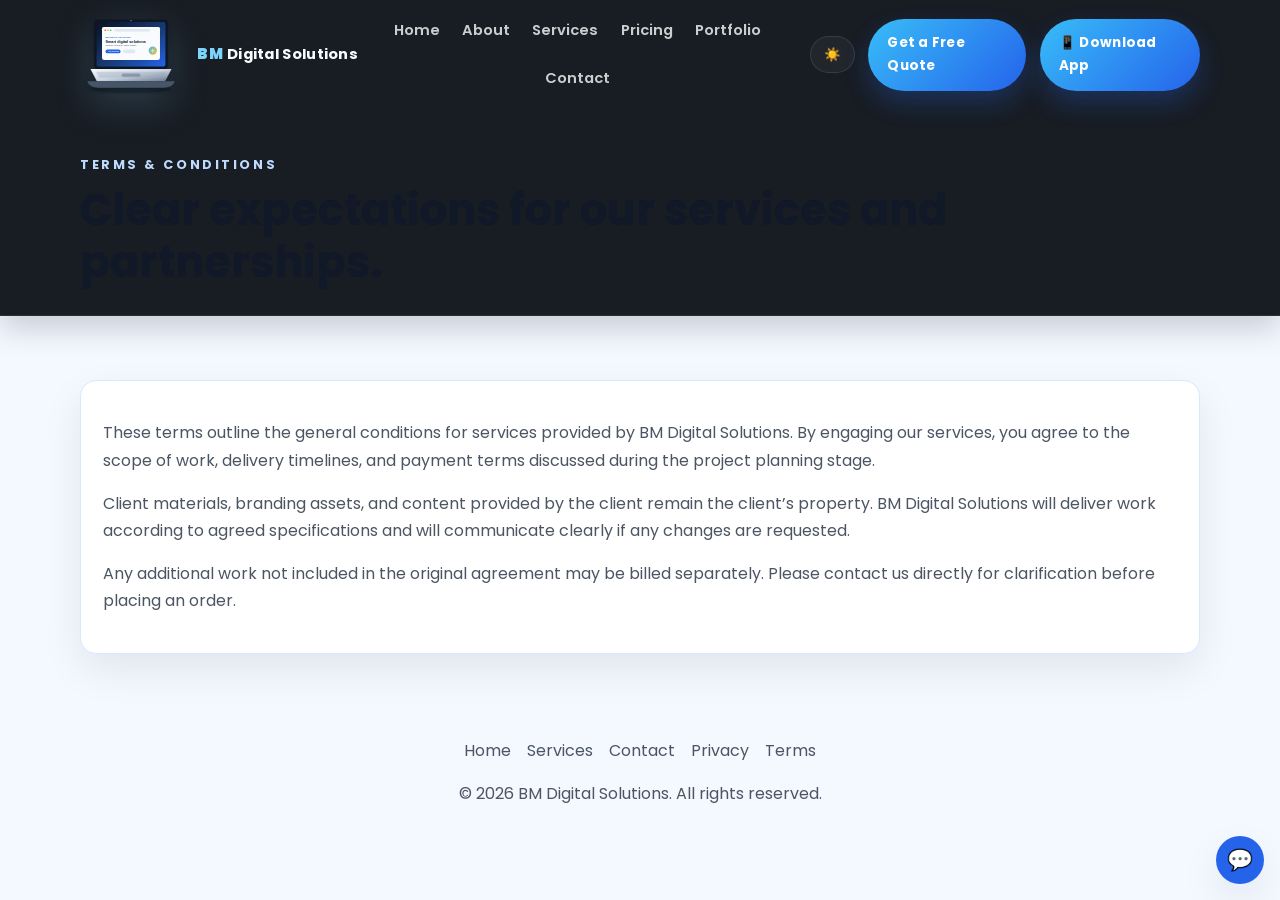
<file: terms.html>
<!DOCTYPE html>
<html lang="en">
  <head>
    <meta charset="UTF-8" />
    <meta name="viewport" content="width=device-width, initial-scale=1.0" />
    <meta name="description" content="Read the terms and conditions for BM Digital Solutions website and service agreements." />
    <title>Terms & Conditions | BM Digital Solutions</title>
    <link rel="preconnect" href="https://fonts.googleapis.com" />
    <link rel="preconnect" href="https://fonts.gstatic.com" crossorigin />
    <link href="https://fonts.googleapis.com/css2?family=Poppins:wght@400;500;600;700;800&display=swap" rel="stylesheet" />
    <link rel="stylesheet" href="styles.css" />
    <!-- Google tag (gtag.js) -->
    <script async src="https://www.googletagmanager.com/gtag/js?id=G-LF1W4YRLGX"></script>
    <script>
      window.dataLayer = window.dataLayer || [];
      function gtag(){dataLayer.push(arguments);}
      gtag('js', new Date());
      gtag('config', 'G-LF1W4YRLGX');
    </script>
    <link rel="icon" href="images/favicon.svg" type="image/svg+xml" />
  </head>
  <body>
    <div class="loading-screen" aria-hidden="true">
      <div class="spinner"></div>
    </div>

    <header class="site-header">
      <div class="container nav-bar">
        <a class="brand" href="index.html" aria-label="BM Digital Solutions home">
          <img class="brand-logo" src="images/logo.svg" alt="BM Digital Solutions laptop logo" />
          <span class="brand-text">BM Digital Solutions</span>
        </a>
        <nav class="nav-links" aria-label="Primary navigation">
          <a href="index.html">Home</a>
          <a href="about.html">About</a>
          <a href="services.html">Services</a>
          <a href="pricing.html">Pricing</a>
          <a href="portfolio.html">Portfolio</a>
          <a href="contact.html">Contact</a>
        </nav>
        <button class="theme-toggle" type="button" aria-label="Toggle dark mode">☀️</button>
      </div>

      <div class="container page-hero">
        <p class="eyebrow">Terms & Conditions</p>
        <h1>Clear expectations for our services and partnerships.</h1>
      </div>
    </header>

    <main>
      <section class="section">
        <div class="container policy-card">
          <p>These terms outline the general conditions for services provided by BM Digital Solutions. By engaging our services, you agree to the scope of work, delivery timelines, and payment terms discussed during the project planning stage.</p>
          <p>Client materials, branding assets, and content provided by the client remain the client’s property. BM Digital Solutions will deliver work according to agreed specifications and will communicate clearly if any changes are requested.</p>
          <p>Any additional work not included in the original agreement may be billed separately. Please contact us directly for clarification before placing an order.</p>
        </div>
      </section>
    </main>

    <footer class="site-footer">
      <div class="container footer-wrap">
        <div class="footer-links">
          <a href="index.html">Home</a>
          <a href="services.html">Services</a>
          <a href="contact.html">Contact</a>
          <a href="privacy.html">Privacy</a>
          <a href="terms.html">Terms</a>
        </div>
        <p>© <span id="year"></span> BM Digital Solutions. All rights reserved.</p>
      </div>
    </footer>

    <a class="back-to-top" href="#top" aria-label="Back to top">↑</a>
    <a class="whatsapp-float" href="https://wa.me/254711608106" target="_blank" rel="noreferrer" aria-label="Chat on WhatsApp">💬</a>

    <script src="script.js"></script>
  </body>
</html>
</file>
<file: styles.css>
:root {
  --bg: #f4f8ff;
  --text: #111827;
  --muted: #4b5563;
  --surface: #ffffff;
  --surface-alt: #eef4ff;
  --primary: #2563eb;
  --primary-dark: #1d4ed8;
  --accent: #f97316;
  --border: #dbe7ff;
  --shadow: 0 16px 40px rgba(17, 24, 39, 0.08);
}
body.dark { --bg:#07111f; --text:#f8fafc; --muted:#cbd5e1; --surface:#0f172a; --surface-alt:#111c31; --primary:#60a5fa; --primary-dark:#bfdbfe; --border:#233249; --shadow:0 18px 40px rgba(2,6,23,.35); }
* { box-sizing:border-box; }
html { scroll-behavior:smooth; scroll-padding-top:110px; -webkit-text-size-adjust:100%; -webkit-overflow-scrolling:touch; }
body { margin:0; font-family:"Poppins",sans-serif; background:var(--bg); color:var(--text); line-height:1.7; transition:background .3s ease,color .3s ease; overflow-x:hidden; overflow-y:auto; }
section[id],*[id] { scroll-margin-top:110px; } a { color:inherit; text-decoration:none; } img { max-width:100%; display:block; } .container { width:min(1120px,calc(100% - 2rem)); margin:0 auto; }
.site-header { position:relative; top:auto; z-index:1000; background:rgba(10,15,23,.94); border-bottom:1px solid rgba(148,163,184,.14); box-shadow:0 12px 30px rgba(2,6,23,.18); backdrop-filter:blur(14px); -webkit-backdrop-filter:blur(14px); transition:background .25s ease,box-shadow .25s ease,border-color .25s ease; }
.site-header.sticky { box-shadow:0 16px 34px rgba(2,6,23,.24); border-bottom-color:rgba(125,211,252,.2); }
.nav-bar { display:flex; justify-content:space-between; align-items:center; gap:1rem; min-height:90px; padding:.8rem 0; position:relative; transition:min-height .25s ease,padding .25s ease; }
.site-header.sticky .nav-bar { min-height:72px; padding:.45rem 0; } .site-header.sticky .brand-logo { width:clamp(4.5rem,5vw,6.5rem); }
.brand { display:inline-flex; align-items:center; gap:.9rem; min-width:0; color:#fff; } .brand-text { display:inline-flex; align-items:center; gap:.18rem; font-weight:800; letter-spacing:.02em; line-height:1.05; white-space:nowrap; font-size:.92rem; } .brand-mark { font-weight:900;color:#7dd3fc;letter-spacing:.08em;text-transform:uppercase; } .brand-name { color:#f8fafc;font-weight:700; } .brand-logo { width:clamp(6rem,8vw,10rem);height:auto;display:block;flex-shrink:0;filter:drop-shadow(0 12px 18px rgba(125,211,252,.18)); }
.nav-links { display:flex;align-items:center;justify-content:center;gap:1.4rem;flex-wrap:wrap;margin:0 auto; } .nav-links a { position:relative;color:rgba(255,255,255,.78);font-size:.92rem;font-weight:600;transition:color .2s ease; } .nav-links a::after { content:"";position:absolute;left:0;right:0;bottom:-.35rem;height:2px;background:linear-gradient(90deg,#7dd3fc,#38bdf8);transform:scaleX(0);transform-origin:center;transition:transform .2s ease;border-radius:999px; } .nav-links a:hover,.nav-links a:focus-visible,.nav-links a.active { color:#fff; } .nav-links a:hover::after,.nav-links a:focus-visible::after,.nav-links a.active::after { transform:scaleX(1); }
.nav-controls { display:flex;align-items:center;gap:.85rem;margin-left:auto; } .header-cta { display:inline-flex;align-items:center;justify-content:center;padding:.82rem 1.2rem;border-radius:999px;background:linear-gradient(135deg,#38bdf8 0%,#2563eb 100%);color:#fff;font-size:.84rem;font-weight:700;letter-spacing:.02em;box-shadow:0 12px 24px rgba(37,99,235,.26);transition:transform .2s ease,box-shadow .2s ease; } .header-cta:hover,.header-cta:focus-visible { transform:translateY(-1px);box-shadow:0 16px 28px rgba(37,99,235,.32); } .theme-toggle { border:1px solid rgba(148,163,184,.18);background:rgba(255,255,255,.04);color:#fff;padding:.64rem .8rem;border-radius:999px;cursor:pointer;transition:background .2s ease,border-color .2s ease; }
.mobile-nav-toggle { display:none;width:2.8rem;height:2.8rem;border:1px solid rgba(148,163,184,.2);border-radius:.8rem;background:rgba(255,255,255,.04);color:#fff;cursor:pointer;position:relative; } .mobile-nav-toggle span,.mobile-nav-toggle::before,.mobile-nav-toggle::after { content:"";position:absolute;left:.72rem;right:.72rem;height:2px;border-radius:2px;background:#fff;transition:transform .2s ease,opacity .2s ease; } .mobile-nav-toggle span{top:1.32rem}.mobile-nav-toggle::before{top:.9rem}.mobile-nav-toggle::after{bottom:.9rem}
.mobile-nav-toggle[aria-expanded="true"] span{opacity:0}.mobile-nav-toggle[aria-expanded="true"]::before{transform:translateY(6px) rotate(45deg)}.mobile-nav-toggle[aria-expanded="true"]::after{transform:translateY(-6px) rotate(-45deg)}
.hero { position:relative;isolation:isolate;display:grid;gap:3rem;grid-template-columns:1.12fr .88fr;align-items:center;min-height:560px;padding:4.5rem 0 5rem;overflow:hidden; } .hero::before { content:"";position:absolute;z-index:-2;width:520px;height:520px;left:-180px;top:10px;border-radius:50%;background:radial-gradient(circle,rgba(37,99,235,.38) 0%,rgba(37,99,235,.12) 42%,transparent 72%);filter:blur(8px); } .hero::after { content:"";position:absolute;z-index:-2;width:440px;height:440px;right:-120px;bottom:-180px;border-radius:50%;background:radial-gradient(circle,rgba(56,189,248,.3) 0%,rgba(37,99,235,.12) 45%,transparent 72%);filter:blur(10px); }
.hero-copy { position:relative;z-index:2; } .hero-copy::before { content:"";display:block;width:92px;height:4px;border-radius:999px;background:linear-gradient(90deg,#38bdf8,#2563eb,#fbbf24);margin-bottom:1.35rem;box-shadow:0 0 24px rgba(56,189,248,.35); }
.eyebrow { text-transform:uppercase;letter-spacing:.2em;font-size:.8rem;font-weight:700;color:#bfdbfe;margin-bottom:.6rem; } .hero h1,.page-hero h1,.section-heading h2,.split-section h2,.contact-wrap h2 { margin:0 0 .6rem;line-height:1.2; } .hero h1 { font-size:clamp(2.5rem,5vw,4.35rem);letter-spacing:-.045em;max-width:760px;text-wrap:balance; } .hero-text { color:rgba(255,255,255,.9);max-width:650px;font-size:1.03rem; } .hero-actions { display:flex;flex-wrap:wrap;gap:.9rem;margin:1.4rem 0; } .btn { display:inline-block;padding:.9rem 1.2rem;border-radius:999px;font-weight:700;transition:transform .2s ease,box-shadow .2s ease; } .btn:hover { transform:translateY(-2px); } .btn-primary { background:var(--accent);color:#fff;box-shadow:0 10px 25px rgba(249,115,22,.22); } .btn-secondary { background:rgba(255,255,255,.12);color:#fff;border:1px solid rgba(255,255,255,.25); } .hero-list { list-style:none;padding:0;margin:1.2rem 0 0;display:grid;gap:.55rem;color:rgba(255,255,255,.94); }
.hero-card { position:relative;overflow:hidden;min-height:420px;display:flex;flex-direction:column;justify-content:flex-end;background:linear-gradient(145deg,rgba(15,23,42,.82),rgba(37,99,235,.46));border:1px solid rgba(125,211,252,.25);backdrop-filter:blur(14px);border-radius:2rem;padding:1.6rem;box-shadow:0 30px 70px rgba(2,6,23,.34); } .hero-card::before { content:"";position:absolute;inset:18px 18px auto auto;width:190px;height:190px;background:url('images/logo.svg') center/contain no-repeat;filter:drop-shadow(0 18px 28px rgba(37,99,235,.38));opacity:1;z-index:0; } .hero-card::after { content:"BM DIGITAL SOLUTIONS";position:absolute;left:1.6rem;top:2rem;color:rgba(255,255,255,.92);font-size:.72rem;font-weight:800;letter-spacing:.18em;z-index:0; } .hero-card h2 { position:relative;z-index:1;margin-top:0;margin-bottom:.8rem;font-size:1.5rem; } .stat-grid { position:relative;z-index:1;display:grid;gap:.8rem; } .stat-grid div { background:rgba(255,255,255,.08);border:1px solid rgba(255,255,255,.1);border-radius:1rem;padding:.9rem; } .stat-grid strong { display:block;font-size:1.2rem; }
.page-hero{padding:2rem 0 1rem}.page-hero h1{font-size:clamp(2rem,3.5vw,2.7rem)}.section{padding:4rem 0}.section-alt{background:var(--surface-alt)}.section-heading{text-align:center;margin-bottom:2rem}.section-heading h2,.split-section h2,.contact-wrap h2{font-size:clamp(1.7rem,3vw,2.4rem)}.section-heading p,.split-section p,.contact-wrap p,.info-card p,.testimonial-card p,.pricing-card ul,.content-card p,.policy-card p,.policy-card li{color:var(--muted)}
.card-grid,.testimonial-grid,.pricing-grid,.service-grid{display:grid;gap:1.2rem;grid-template-columns:repeat(auto-fit,minmax(240px,1fr))}.info-card,.testimonial-card,.contact-form,.pricing-card,.content-card,.policy-card,.contact-card{background:var(--surface);border:1px solid var(--border);border-radius:1rem;padding:1.4rem;box-shadow:var(--shadow)}.info-card h3,.testimonial-card strong,.pricing-card h3,.content-card h3{margin-top:0}.testimonial-grid{display:grid;gap:1.2rem;grid-template-columns:repeat(auto-fit,minmax(240px,1fr))}.testimonial-card{display:flex;flex-direction:column;gap:1rem;background:linear-gradient(180deg,rgba(255,255,255,.96),rgba(239,246,255,.9));border:1px solid rgba(148,163,184,.18)}.testimonial-stars{color:#fbbf24;letter-spacing:.18em;font-size:1rem}.testimonial-card p{margin:0;font-size:.98rem;line-height:1.7}.client-meta{display:flex;flex-direction:column;gap:.18rem;margin-top:auto}.client-meta span{color:var(--muted);font-size:.82rem}.pricing-card{display:flex;flex-direction:column;gap:.8rem;position:relative;overflow:hidden}.pricing-card::before{content:"";position:absolute;inset:0 auto auto 0;width:100%;height:4px;background:linear-gradient(90deg,var(--primary),#7dd3fc)}.pricing-card.featured{border:1px solid var(--primary);box-shadow:0 18px 45px rgba(37,99,235,.15);transform:translateY(-4px)}.package-tag{display:inline-flex;align-self:flex-start;padding:.38rem .7rem;border-radius:999px;background:rgba(37,99,235,.08);color:var(--primary-dark);font-size:.7rem;font-weight:700;letter-spacing:.08em;text-transform:uppercase}.price{font-size:1.8rem;font-weight:800;color:var(--primary-dark);margin:0}.pricing-card ul,.policy-card ul{padding-left:1rem;margin:0 0 .25rem}.pricing-card li+li,.policy-card li+li{margin-top:.35rem}
.split-section{display:grid;gap:1.5rem;grid-template-columns:1.15fr .85fr;align-items:center}.check-list{display:grid;gap:.8rem;font-weight:600}.contact-wrap{display:grid;gap:1.5rem;grid-template-columns:1fr 1fr;align-items:start}.contact-form{max-width:100%}.contact-form button[type="submit"]{width:fit-content;min-width:12rem}.contact-detail-box{padding:.95rem 1rem;border-radius:.9rem;background:var(--surface-alt);border:1px solid var(--border)}.contact-detail-box p{margin:.2rem 0}.contact-map{margin-top:1rem;border-radius:1rem;overflow:hidden;border:1px solid var(--border)}.contact-map iframe{width:100%;min-height:240px;border:0}label{display:grid;gap:.35rem;font-weight:600}input,textarea{border:1px solid var(--border);border-radius:.8rem;padding:.9rem 1rem;font:inherit;background:var(--surface);color:var(--text);transition:border-color .2s ease,box-shadow .2s ease}input:focus,textarea:focus{outline:none;border-color:var(--primary);box-shadow:0 0 0 4px rgba(37,99,235,.12)}textarea{min-height:140px;resize:vertical}.form-message{min-height:1.4rem;color:var(--primary-dark);font-weight:600;transition:color .2s ease}.form-message.error{color:#ef4444}.form-message.success{color:#16a34a}
.faq-list{display:grid;gap:1rem;max-width:860px;margin:0 auto}.faq-item{background:var(--surface);border:1px solid var(--border);border-radius:1rem;padding:1rem 1.2rem;box-shadow:var(--shadow)}.faq-item summary{cursor:pointer;font-weight:700;color:var(--text)}.faq-item p{margin:.7rem 0 0;color:var(--muted)}.portfolio-cta{margin-top:1rem;display:flex;justify-content:center;gap:.9rem;flex-wrap:wrap}
.showcase-banner{display:grid;grid-template-columns:1fr 1fr;gap:1.5rem;align-items:center;background:linear-gradient(135deg,rgba(15,23,42,.98),rgba(37,99,235,.92));border:1px solid rgba(255,255,255,.12);border-radius:1.5rem;padding:1.5rem;box-shadow:var(--shadow);overflow:hidden}.showcase-banner-large{min-height:350px}.showcase-copy{color:#fff}.showcase-copy .eyebrow{color:#dbeafe}.showcase-copy h3{margin:0 0 .5rem;font-size:clamp(1.7rem,3vw,2.4rem)}.showcase-copy p{color:rgba(255,255,255,.86);margin:0}.showcase-copy .hero-actions{margin-top:1.2rem}.showcase-preview{display:grid;place-items:center}.mini-browser-panel{width:min(100%,420px);background:rgba(255,255,255,.1);border:1px solid rgba(255,255,255,.15);border-radius:1.1rem;overflow:hidden;box-shadow:0 20px 30px rgba(15,23,42,.25)}.mini-browser-toolbar{display:flex;gap:.45rem;padding:.8rem 1rem;background:rgba(15,23,42,.4)}.mini-browser-toolbar span{display:inline-block;width:.7rem;height:.7rem;border-radius:50%;background:rgba(255,255,255,.72)}.mini-browser-body{padding:1rem;background:rgba(255,255,255,.08)}.mini-banner{height:180px;border-radius:1rem;background:linear-gradient(135deg,rgba(15,118,110,.9),rgba(249,115,22,.85)),url('https://images.unsplash.com/photo-1501785888041-af3ef285b470?auto=format&fit=crop&w=900&q=80') center/cover no-repeat;margin-bottom:1rem}.mini-banner-alt{background:linear-gradient(135deg,rgba(17,24,39,.5),rgba(6,95,70,.75)),url('https://images.unsplash.com/photo-1549388604-817d15aa0110?auto=format&fit=crop&w=900&q=80') center/cover no-repeat}.mini-banner-buildworks{background:linear-gradient(135deg,rgba(17,24,39,.55),rgba(22,101,52,.8)),url('https://images.unsplash.com/photo-1504307651254-35680f356dfd?auto=format&fit=crop&w=900&q=80') center/cover no-repeat}.showcase-banner-alt{margin-top:1.2rem;background:linear-gradient(135deg,rgba(17,24,39,.98),rgba(34,197,94,.6))}.showcase-banner-estate{margin-top:1.2rem;background:linear-gradient(135deg,rgba(30,41,59,.98),rgba(14,116,144,.7))}.mini-cards{display:grid;grid-template-columns:repeat(3,minmax(0,1fr));gap:.75rem}.mini-cards span{display:block;height:70px;border-radius:.8rem;background:rgba(255,255,255,.1);border:1px solid rgba(255,255,255,.12)}
.savana-header{background:linear-gradient(135deg,#102d21 0%,#0e8f73 40%,#1f2937 100%)}.demo-hero{display:grid;gap:2rem;grid-template-columns:1.1fr .9fr;align-items:center;padding-top:1rem}.feature-list{list-style:none;padding:0;margin:1.4rem 0 0;display:grid;gap:.6rem;color:rgba(255,255,255,.92)}.browser-window{background:rgba(255,255,255,.12);border:1px solid rgba(255,255,255,.2);border-radius:1.2rem;overflow:hidden;box-shadow:0 22px 40px rgba(2,6,23,.28);backdrop-filter:blur(8px)}.browser-bar{display:flex;gap:.45rem;padding:.8rem 1rem;background:rgba(15,23,42,.35)}.browser-bar span{width:.8rem;height:.8rem;border-radius:50%;background:rgba(255,255,255,.7);display:inline-block}.browser-content{padding:1.1rem;background:rgba(255,255,255,.06)}.browser-hero{padding:1.1rem;border-radius:1rem;margin-bottom:1rem;background:linear-gradient(135deg,rgba(15,118,110,.82),rgba(2,6,23,.28)),url('https://images.unsplash.com/photo-1547036967-23d11aacaee0?auto=format&fit=crop&w=1200&q=80') center/cover no-repeat;color:#fff}.browser-badge{display:inline-block;background:rgba(255,255,255,.18);border:1px solid rgba(255,255,255,.2);border-radius:999px;padding:.35rem .7rem;font-size:.75rem;text-transform:uppercase;letter-spacing:.08em}.browser-hero h2{margin:.7rem 0 .4rem;font-size:clamp(1.5rem,2vw,2.2rem)}.browser-hero p{margin:0;color:rgba(255,255,255,.85)}.browser-actions{display:flex;flex-wrap:wrap;gap:.6rem;margin-top:1rem}.browser-actions span{display:inline-block;background:rgba(255,255,255,.14);border:1px solid rgba(255,255,255,.15);border-radius:999px;padding:.45rem .8rem;font-size:.75rem}.browser-grid{display:grid;grid-template-columns:repeat(3,minmax(0,1fr));gap:.7rem}.mini-card{padding:.8rem;border-radius:.8rem;background:rgba(255,255,255,.08);border:1px solid rgba(255,255,255,.12);color:#fff}.mini-card strong{display:block;font-size:1.1rem;margin-bottom:.2rem}.mini-card span{color:rgba(255,255,255,.75);font-size:.78rem}.savana-visual{position:relative;min-height:350px}.image-panel{position:absolute;border-radius:1.2rem;border:1px solid var(--border);box-shadow:var(--shadow)}.image-panel-large{inset:0 4rem 2rem 0;background:linear-gradient(135deg,rgba(2,6,23,.2),rgba(6,95,70,.15)),url('https://images.unsplash.com/photo-1500530855697-b586d89ba3ee?auto=format&fit=crop&w=1200&q=80') center/cover no-repeat}.image-panel-small{inset:140px 0 0 40%;background:linear-gradient(135deg,rgba(249,115,22,.2),rgba(15,23,42,.15)),url('https://images.unsplash.com/photo-1521295121783-8a321d551ad2?auto=format&fit=crop&w=900&q=80') center/cover no-repeat}.savana-stats{grid-template-columns:repeat(4,minmax(180px,1fr))}.stat-item{background:var(--surface);border:1px solid var(--border);border-radius:1rem;padding:1.3rem;box-shadow:var(--shadow);text-align:center}.stat-item strong{display:block;font-size:1.7rem;color:var(--primary-dark)}.stat-item span{color:var(--muted)}
.savana-packages .pricing-card{min-height:100%}.demo-tiles{display:grid;gap:1rem;grid-template-columns:repeat(4,minmax(0,1fr))}.demo-tile{min-height:170px;border-radius:1.1rem;border:1px solid var(--border);box-shadow:var(--shadow);display:flex;align-items:end;padding:1rem;font-weight:700;color:#fff;background-size:cover;background-position:center}.tile-one{background:linear-gradient(135deg,rgba(15,23,42,.38),rgba(7,89,133,.4)),url('https://images.unsplash.com/photo-1501785888041-af3ef285b470?auto=format&fit=crop&w=900&q=80') center/cover no-repeat}.tile-two{background:linear-gradient(135deg,rgba(15,23,42,.38),rgba(6,95,70,.45)),url('https://images.unsplash.com/photo-1535941339077-2dd1c7963098?auto=format&fit=crop&w=900&q=80') center/cover no-repeat}.tile-three{background:linear-gradient(135deg,rgba(15,23,42,.38),rgba(249,115,22,.45)),url('https://images.unsplash.com/photo-1527631746610-bca00a040d60?auto=format&fit=crop&w=900&q=80') center/cover no-repeat}.tile-four{background:linear-gradient(135deg,rgba(15,23,42,.42),rgba(30,64,175,.45)),url('https://images.unsplash.com/photo-1507525428034-b723cf961d3e?auto=format&fit=crop&w=900&q=80') center/cover no-repeat}.gallery-grid{display:grid;gap:1rem;grid-template-columns:repeat(4,minmax(0,1fr))}.gallery-card{position:relative;min-height:250px;border-radius:1.1rem;overflow:hidden;border:1px solid var(--border);box-shadow:var(--shadow);background-size:cover;background-position:center}.gallery-one{background:linear-gradient(135deg,rgba(15,23,42,.2),rgba(15,23,42,.45)),url('https://images.unsplash.com/photo-1547036967-23d11aacaee0?auto=format&fit=crop&w=900&q=80') center/cover no-repeat}.gallery-two{background:linear-gradient(135deg,rgba(15,23,42,.2),rgba(15,23,42,.45)),url('https://images.unsplash.com/photo-1472396961693-142e6e269027?auto=format&fit=crop&w=900&q=80') center/cover no-repeat}.gallery-three{background:linear-gradient(135deg,rgba(15,23,42,.2),rgba(15,23,42,.45)),url('https://images.unsplash.com/photo-1500530855697-b586d89ba3ee?auto=format&fit=crop&w=900&q=80') center/cover no-repeat}.gallery-four{background:linear-gradient(135deg,rgba(15,23,42,.2),rgba(15,23,42,.45)),url('https://images.unsplash.com/photo-1521295121783-8a321d551ad2?auto=format&fit=crop&w=900&q=80') center/cover no-repeat}.gallery-overlay{position:absolute;inset:auto 0 0 0;padding:1rem;background:linear-gradient(180deg,transparent,rgba(15,23,42,.72))}.gallery-overlay span{color:#fff;font-weight:700;font-size:1.05rem}
.timeline{display:grid;gap:1rem;grid-template-columns:repeat(3,minmax(0,1fr))}.timeline-item{background:var(--surface);border:1px solid var(--border);border-radius:1rem;padding:1.4rem;box-shadow:var(--shadow)}.timeline-day{display:inline-block;margin-bottom:.6rem;color:var(--primary-dark);font-weight:800;letter-spacing:.08em;text-transform:uppercase;font-size:.72rem}.timeline-item h3{margin:0 0 .6rem}.timeline-item p{margin:0;color:var(--muted)}.booking-wrap{display:grid;gap:1.5rem;grid-template-columns:1fr 1.1fr;align-items:center}.booking-form{background:var(--surface);border:1px solid var(--border);border-radius:1rem;padding:1.2rem;box-shadow:var(--shadow);display:grid;gap:1rem}.booking-form label{display:grid;gap:.4rem;font-weight:600}.booking-form select{border:1px solid var(--border);border-radius:.8rem;padding:.9rem 1rem;font:inherit;background:var(--surface);color:var(--text)}
.buildworks-header{background:linear-gradient(135deg,#1f2937 0%,#3b5b5c 35%,#101827 100%)}.buildworks-hero{display:grid;gap:2rem;grid-template-columns:1.1fr .9fr;align-items:center;padding-top:1rem}.buildworks-window{background:rgba(255,255,255,.12);border:1px solid rgba(255,255,255,.18);border-radius:1.2rem;overflow:hidden;box-shadow:0 18px 40px rgba(2,6,23,.25)}.buildworks-window-bar{display:flex;gap:.45rem;padding:.8rem 1rem;background:rgba(15,23,42,.38)}.buildworks-window-bar span{display:inline-block;width:.8rem;height:.8rem;border-radius:50%;background:rgba(255,255,255,.72)}.buildworks-window-body{padding:1rem;background:rgba(255,255,255,.07)}.buildworks-card-hero{padding:1.2rem;border-radius:1rem;background:linear-gradient(135deg,rgba(22,101,52,.78),rgba(15,23,42,.4)),url('https://images.unsplash.com/photo-1504307651254-35680f356dfd?auto=format&fit=crop&w=1200&q=80') center/cover no-repeat;color:#fff}.buildworks-badge{display:inline-block;background:rgba(255,255,255,.15);border:1px solid rgba(255,255,255,.2);border-radius:999px;padding:.35rem .8rem;font-size:.72rem;text-transform:uppercase;letter-spacing:.08em}.buildworks-card-hero h2{margin:.75rem 0 .4rem;font-size:clamp(1.6rem,2vw,2.2rem)}.buildworks-card-hero p{margin:0;color:rgba(255,255,255,.85)}.buildworks-metrics{display:grid;grid-template-columns:repeat(3,minmax(0,1fr));gap:.75rem;margin-top:1rem}.buildworks-metrics div{background:rgba(255,255,255,.08);border:1px solid rgba(255,255,255,.12);border-radius:.8rem;padding:.8rem;color:#fff}.buildworks-metrics strong{display:block;font-size:1.2rem}.buildworks-metrics span{color:rgba(255,255,255,.75);font-size:.75rem}.buildworks-stats{grid-template-columns:repeat(4,minmax(180px,1fr))}.buildworks-visual{position:relative;min-height:350px}.build-panel{position:absolute;border-radius:1.2rem;border:1px solid var(--border);box-shadow:var(--shadow)}.build-panel-large{inset:0 4rem 2rem 0;background:linear-gradient(135deg,rgba(15,23,42,.15),rgba(22,101,52,.15)),url('https://images.unsplash.com/photo-1504307651254-35680f356dfd?auto=format&fit=crop&w=1200&q=80') center/cover no-repeat}.build-panel-small{inset:150px 0 0 38%;background:linear-gradient(135deg,rgba(249,115,22,.2),rgba(15,23,42,.18)),url('https://images.unsplash.com/photo-1512917774080-9991f1c4c750?auto=format&fit=crop&w=900&q=80') center/cover no-repeat}
.project-grid{display:grid;grid-template-columns:repeat(4,minmax(0,1fr));gap:1rem}.project-card{min-height:220px;border-radius:1.1rem;border:1px solid var(--border);box-shadow:var(--shadow);display:flex;align-items:end;padding:1rem;color:#fff;background-size:cover;background-position:center}.project-one{background:linear-gradient(135deg,rgba(15,23,42,.3),rgba(30,64,175,.4)),url('https://images.unsplash.com/photo-1489515217757-5fd1be406fef?auto=format&fit=crop&w=900&q=80') center/cover no-repeat}.project-two{background:linear-gradient(135deg,rgba(15,23,42,.3),rgba(22,101,52,.4)),url('https://images.unsplash.com/photo-1512917774080-9991f1c4c750?auto=format&fit=crop&w=900&q=80') center/cover no-repeat}.project-three{background:linear-gradient(135deg,rgba(15,23,42,.3),rgba(249,115,22,.4)),url('https://images.unsplash.com/photo-1523217582562-09d0def993a6?auto=format&fit=crop&w=900&q=80') center/cover no-repeat}.project-four{background:linear-gradient(135deg,rgba(15,23,42,.3),rgba(6,95,70,.4)),url('https://images.unsplash.com/photo-1504307651254-35680f356dfd?auto=format&fit=crop&w=900&q=80') center/cover no-repeat}.project-tag{position:relative;display:inline-block;background:rgba(255,255,255,.15);border:1px solid rgba(255,255,255,.18);border-radius:999px;padding:.35rem .65rem;font-size:.7rem;letter-spacing:.04em;text-transform:uppercase}.project-card h3{margin:.6rem 0 0;font-size:1.2rem}.project-estate-one{background:linear-gradient(135deg,rgba(15,23,42,.28),rgba(15,118,110,.45)),url('https://images.unsplash.com/photo-1494526585095-c41746248156?auto=format&fit=crop&w=900&q=80') center/cover no-repeat}.project-estate-two{background:linear-gradient(135deg,rgba(15,23,42,.25),rgba(8,145,178,.45)),url('https://images.unsplash.com/photo-1502672260266-1c1ef2d93688?auto=format&fit=crop&w=900&q=80') center/cover no-repeat}.project-estate-three{background:linear-gradient(135deg,rgba(15,23,42,.28),rgba(14,116,144,.4)),url('https://images.unsplash.com/photo-1512917774080-9991f1c4c750?auto=format&fit=crop&w=900&q=80') center/cover no-repeat}.project-estate-four{background:linear-gradient(135deg,rgba(15,23,42,.3),rgba(30,64,175,.4)),url('https://images.unsplash.com/photo-1484154218962-a197022b5858?auto=format&fit=crop&w=900&q=80') center/cover no-repeat}
.estate-header{background:linear-gradient(135deg,#0f172a 0%,#0f766e 38%,#1f2937 100%)}.estate-hero{display:grid;gap:2rem;grid-template-columns:1.1fr .9fr;align-items:center;padding-top:1rem}.estate-window{background:rgba(255,255,255,.12);border:1px solid rgba(255,255,255,.18);border-radius:1.2rem;overflow:hidden;box-shadow:0 18px 40px rgba(2,6,23,.25)}.estate-window-bar{display:flex;gap:.45rem;padding:.8rem 1rem;background:rgba(15,23,42,.38)}.estate-window-bar span{display:inline-block;width:.8rem;height:.8rem;border-radius:50%;background:rgba(255,255,255,.7)}.estate-window-body{padding:1rem;background:rgba(255,255,255,.07)}.estate-card-hero{padding:1.2rem;border-radius:1rem;background:linear-gradient(135deg,rgba(14,116,144,.75),rgba(15,23,42,.38)),url('https://images.unsplash.com/photo-1494526585095-c41746248156?auto=format&fit=crop&w=1200&q=80') center/cover no-repeat;color:#fff}.estate-badge{display:inline-block;background:rgba(255,255,255,.15);border:1px solid rgba(255,255,255,.2);border-radius:999px;padding:.35rem .8rem;font-size:.72rem;text-transform:uppercase;letter-spacing:.08em}.estate-card-hero h2{margin:.75rem 0 .4rem;font-size:clamp(1.6rem,2vw,2.2rem)}.estate-card-hero p{margin:0;color:rgba(255,255,255,.85)}.estate-mini-grid{display:grid;grid-template-columns:repeat(3,minmax(0,1fr));gap:.75rem;margin-top:1rem}.estate-mini-grid div{background:rgba(255,255,255,.08);border:1px solid rgba(255,255,255,.12);border-radius:.8rem;padding:.8rem;color:#fff}.estate-mini-grid strong{display:block;font-size:1.2rem}.estate-mini-grid span{color:rgba(255,255,255,.75);font-size:.75rem}.estate-stats{grid-template-columns:repeat(4,minmax(180px,1fr))}.estate-visual{position:relative;min-height:350px}.estate-panel{position:absolute;border-radius:1.2rem;border:1px solid var(--border);box-shadow:var(--shadow)}.estate-panel-large{inset:0 4rem 2rem 0;background:linear-gradient(135deg,rgba(15,23,42,.15),rgba(14,116,144,.12)),url('https://images.unsplash.com/photo-1494526585095-c41746248156?auto=format&fit=crop&w=1200&q=80') center/cover no-repeat}.estate-panel-small{inset:140px 0 0 40%;background:linear-gradient(135deg,rgba(15,118,110,.22),rgba(15,23,42,.18)),url('https://images.unsplash.com/photo-1502672260266-1c1ef2d93688?auto=format&fit=crop&w=900&q=80') center/cover no-repeat}.cta-panel{background:linear-gradient(135deg,rgba(37,99,235,.12),rgba(249,115,22,.12));border:1px solid var(--border);border-radius:1.3rem;padding:2rem;text-align:center;box-shadow:var(--shadow)}.cta-panel h2{margin:0 0 1rem;font-size:clamp(1.8rem,3vw,2.5rem)}
@media(max-width:980px){.nav-bar{flex-wrap:wrap;padding:.75rem 0}.nav-links{order:3;width:100%;display:none;flex-direction:column;align-items:flex-start;gap:.9rem;background:rgba(15,23,42,.96);border:1px solid rgba(148,163,184,.12);border-radius:1rem;padding:1rem;margin-top:.5rem;box-shadow:0 12px 26px rgba(2,6,23,.25)}.nav-links.open{display:flex}.mobile-nav-toggle{display:inline-block}.nav-controls{margin-left:0;margin-right:0}}
@media(max-width:780px){.showcase-banner,.demo-hero,.split-section,.contact-wrap,.booking-wrap{grid-template-columns:1fr}.savana-stats,.demo-tiles,.gallery-grid,.timeline{grid-template-columns:repeat(2,minmax(0,1fr))}.nav-links{display:none}.contact-card,.contact-form{width:100%}.hero,.split-section,.contact-wrap{grid-template-columns:1fr}.hero{min-height:auto;padding:3rem 0 3.5rem;gap:2rem}.hero-card{min-height:390px}.hero-card::before{width:150px;height:150px}.hero h1{font-size:clamp(2.25rem,9vw,3.3rem)}}
@media(max-width:640px){.brand-text{font-size:.72rem;white-space:normal;max-width:7rem}.header-cta{display:none}}
@media(max-width:560px){.site-header{padding-bottom:0}.hero-actions{flex-direction:column}.btn{text-align:center}.footer-links{flex-direction:column}.contact-card,.contact-form{padding:1rem}.savana-stats,.demo-tiles,.gallery-grid,.timeline{grid-template-columns:1fr}.hero{padding-top:2.5rem}.hero-card{min-height:360px;border-radius:1.5rem}.hero-card::before{width:125px;height:125px;right:12px;top:12px}.hero-card::after{left:1.2rem;top:1.5rem;font-size:.62rem;letter-spacing:.13em}}
.site-footer{padding:1.2rem 0 2rem}.footer-wrap{text-align:center;color:var(--muted)}.footer-links{display:flex;justify-content:center;gap:1rem;flex-wrap:wrap;margin-bottom:.8rem}.reveal-hidden,.reveal{transition:opacity .6s ease,transform .6s ease;will-change:opacity,transform}.reveal{opacity:1;transform:translateY(0)}.reveal-hidden{opacity:0;transform:translateY(24px)}.back-to-top,.whatsapp-float{position:fixed;right:1rem;display:grid;place-items:center;width:3rem;height:3rem;border-radius:999px;background:var(--primary);color:#fff;box-shadow:var(--shadow);z-index:20}.back-to-top{bottom:5.5rem;opacity:0;pointer-events:none;transform:translateY(12px);transition:opacity .25s ease,transform .25s ease}.back-to-top.visible{opacity:1;pointer-events:auto;transform:translateY(0)}.whatsapp-float{bottom:1rem;font-size:1.3rem}.loading-screen{position:fixed;inset:0;display:grid;place-items:center;background:#fff;z-index:100;transition:opacity .3s ease,visibility .3s ease}.loading-screen.hidden{opacity:0;visibility:hidden}.spinner{width:3rem;height:3rem;border:4px solid rgba(37,99,235,.2);border-top-color:var(--primary);border-radius:50%;animation:spin .9s linear infinite}@keyframes spin{to{transform:rotate(360deg)}}
</file>
